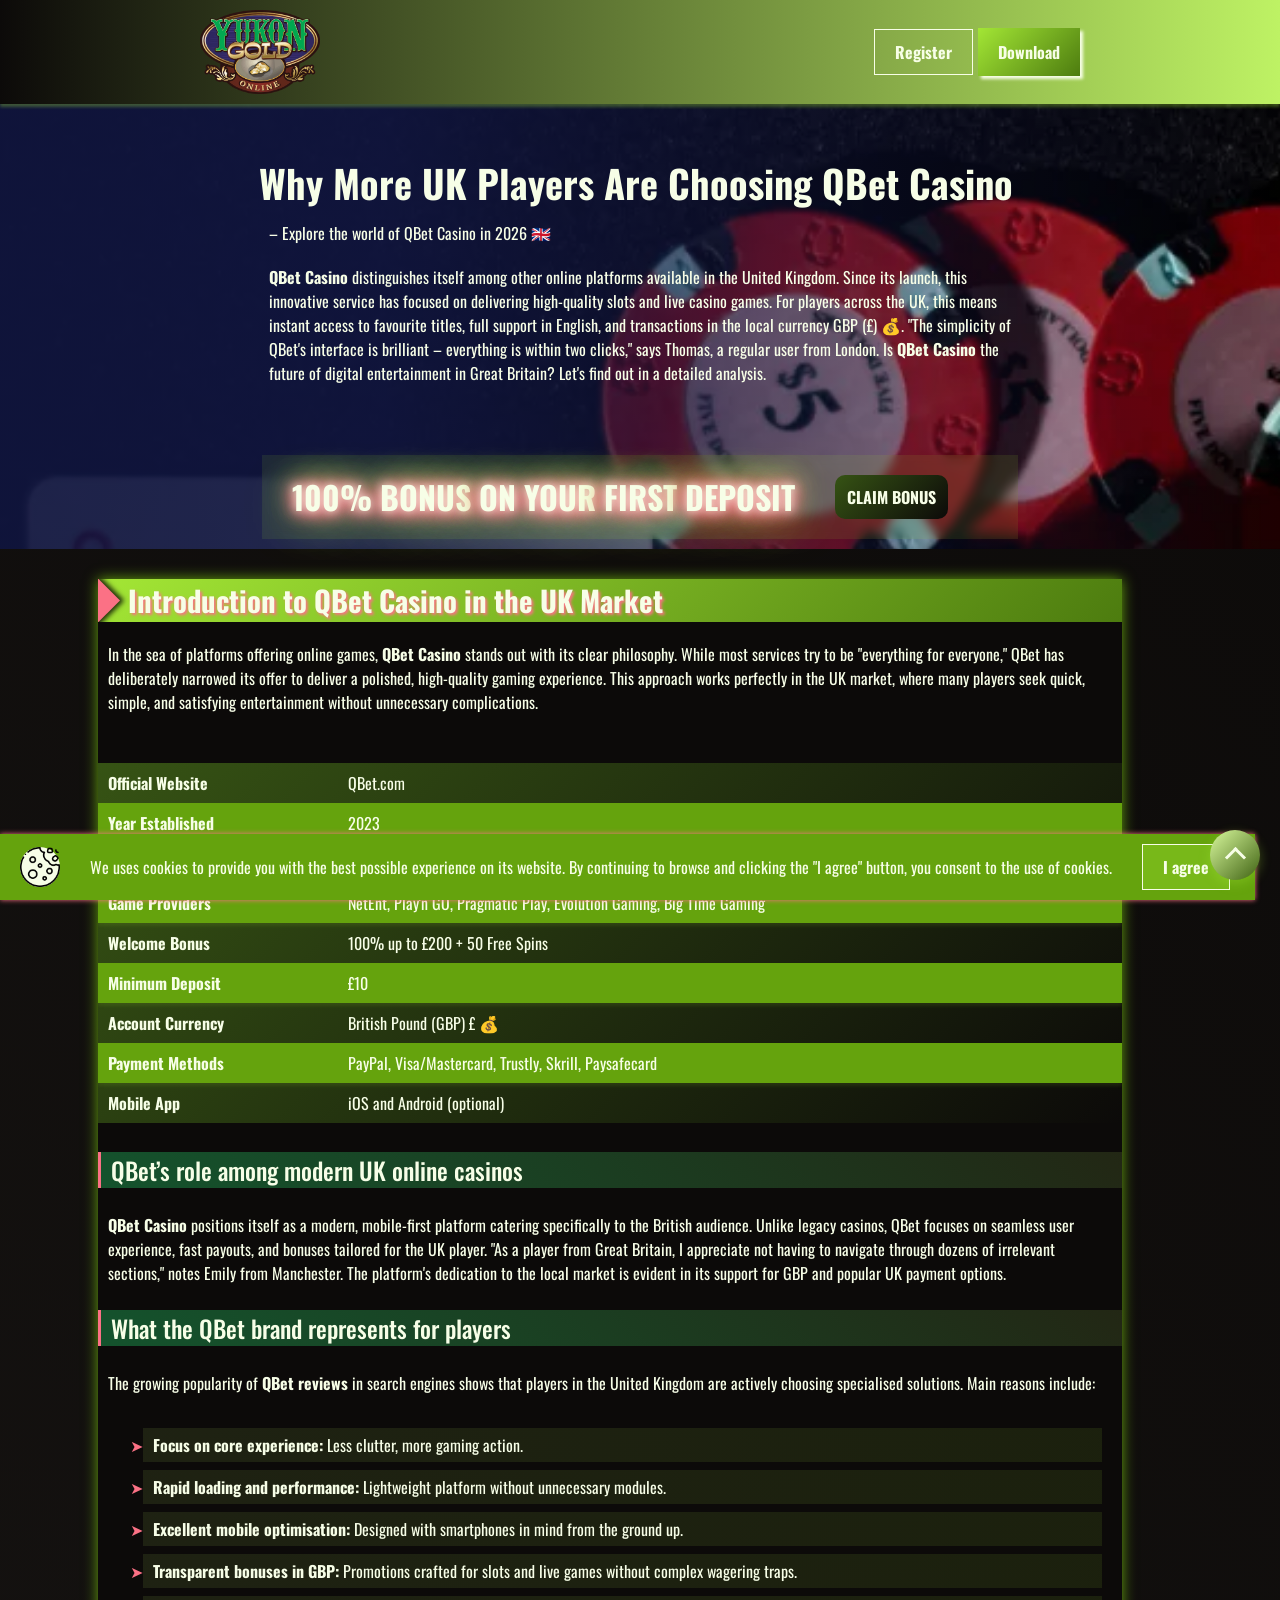
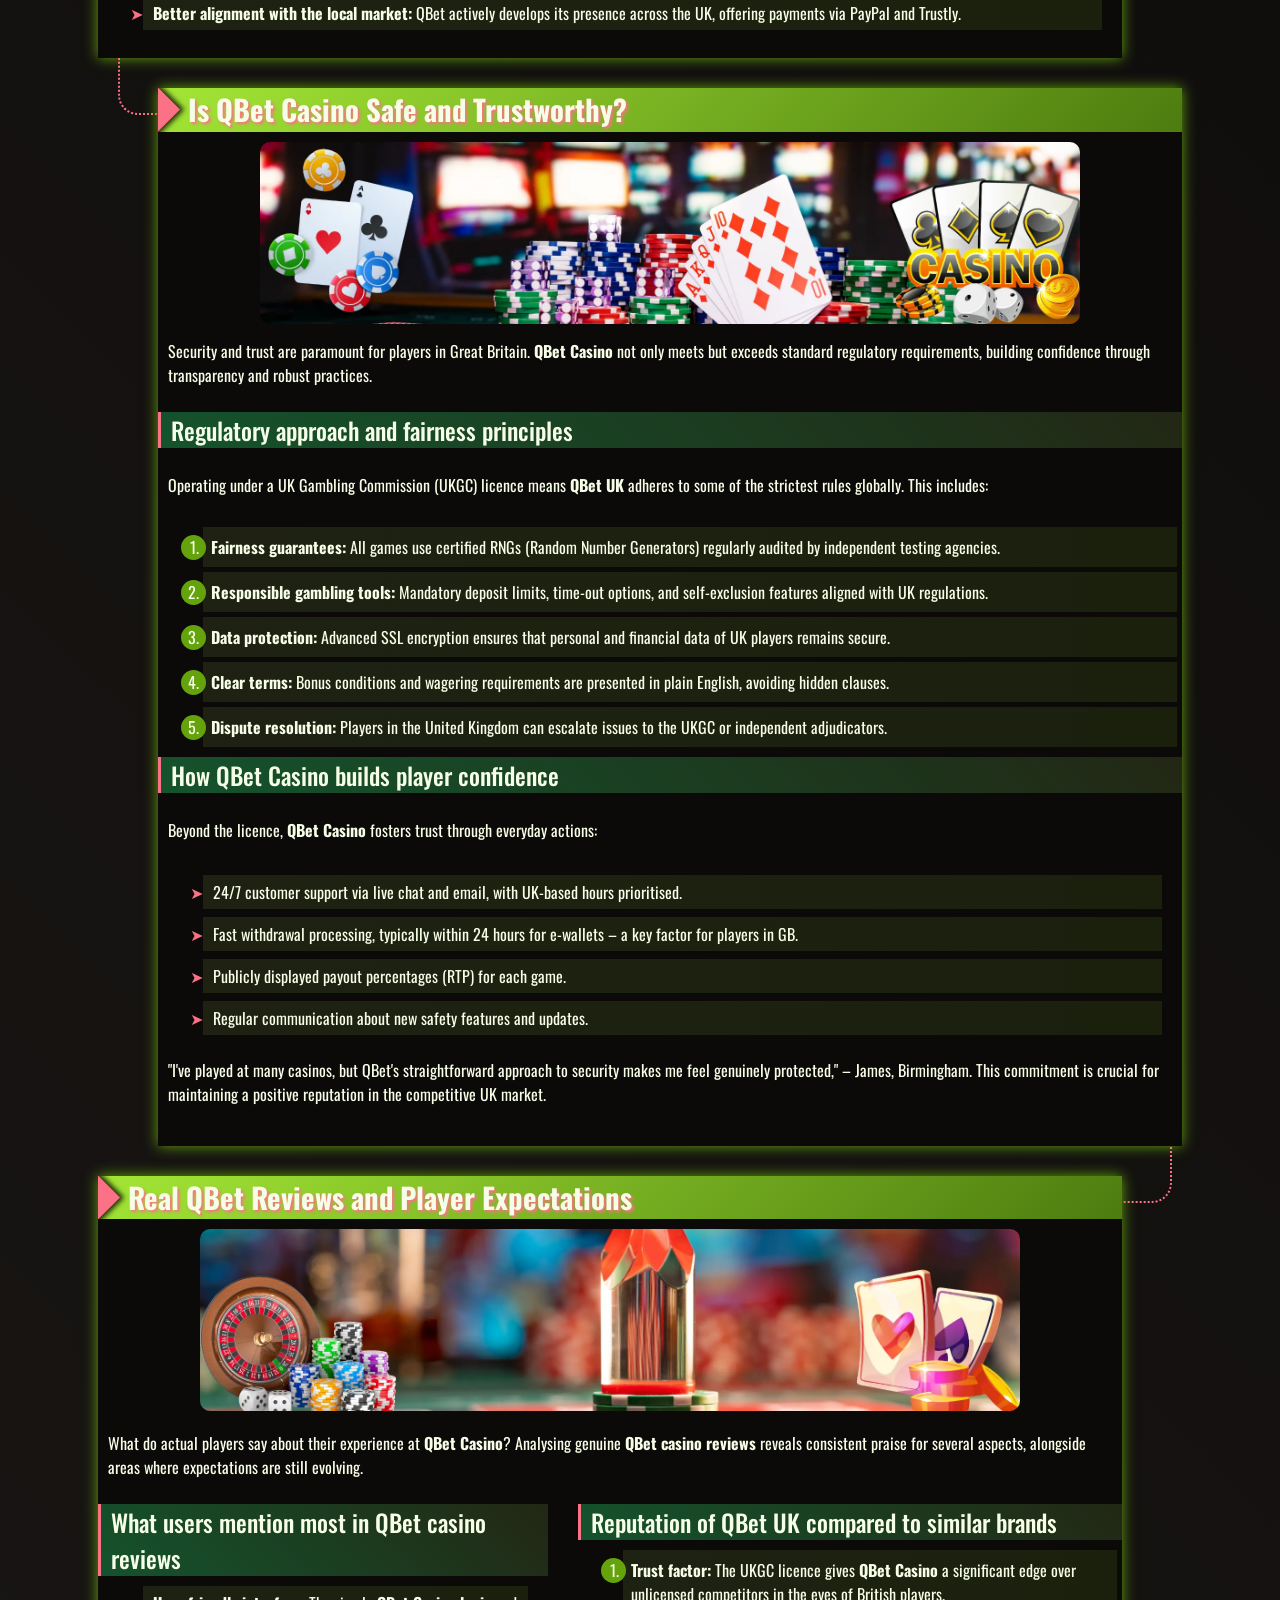
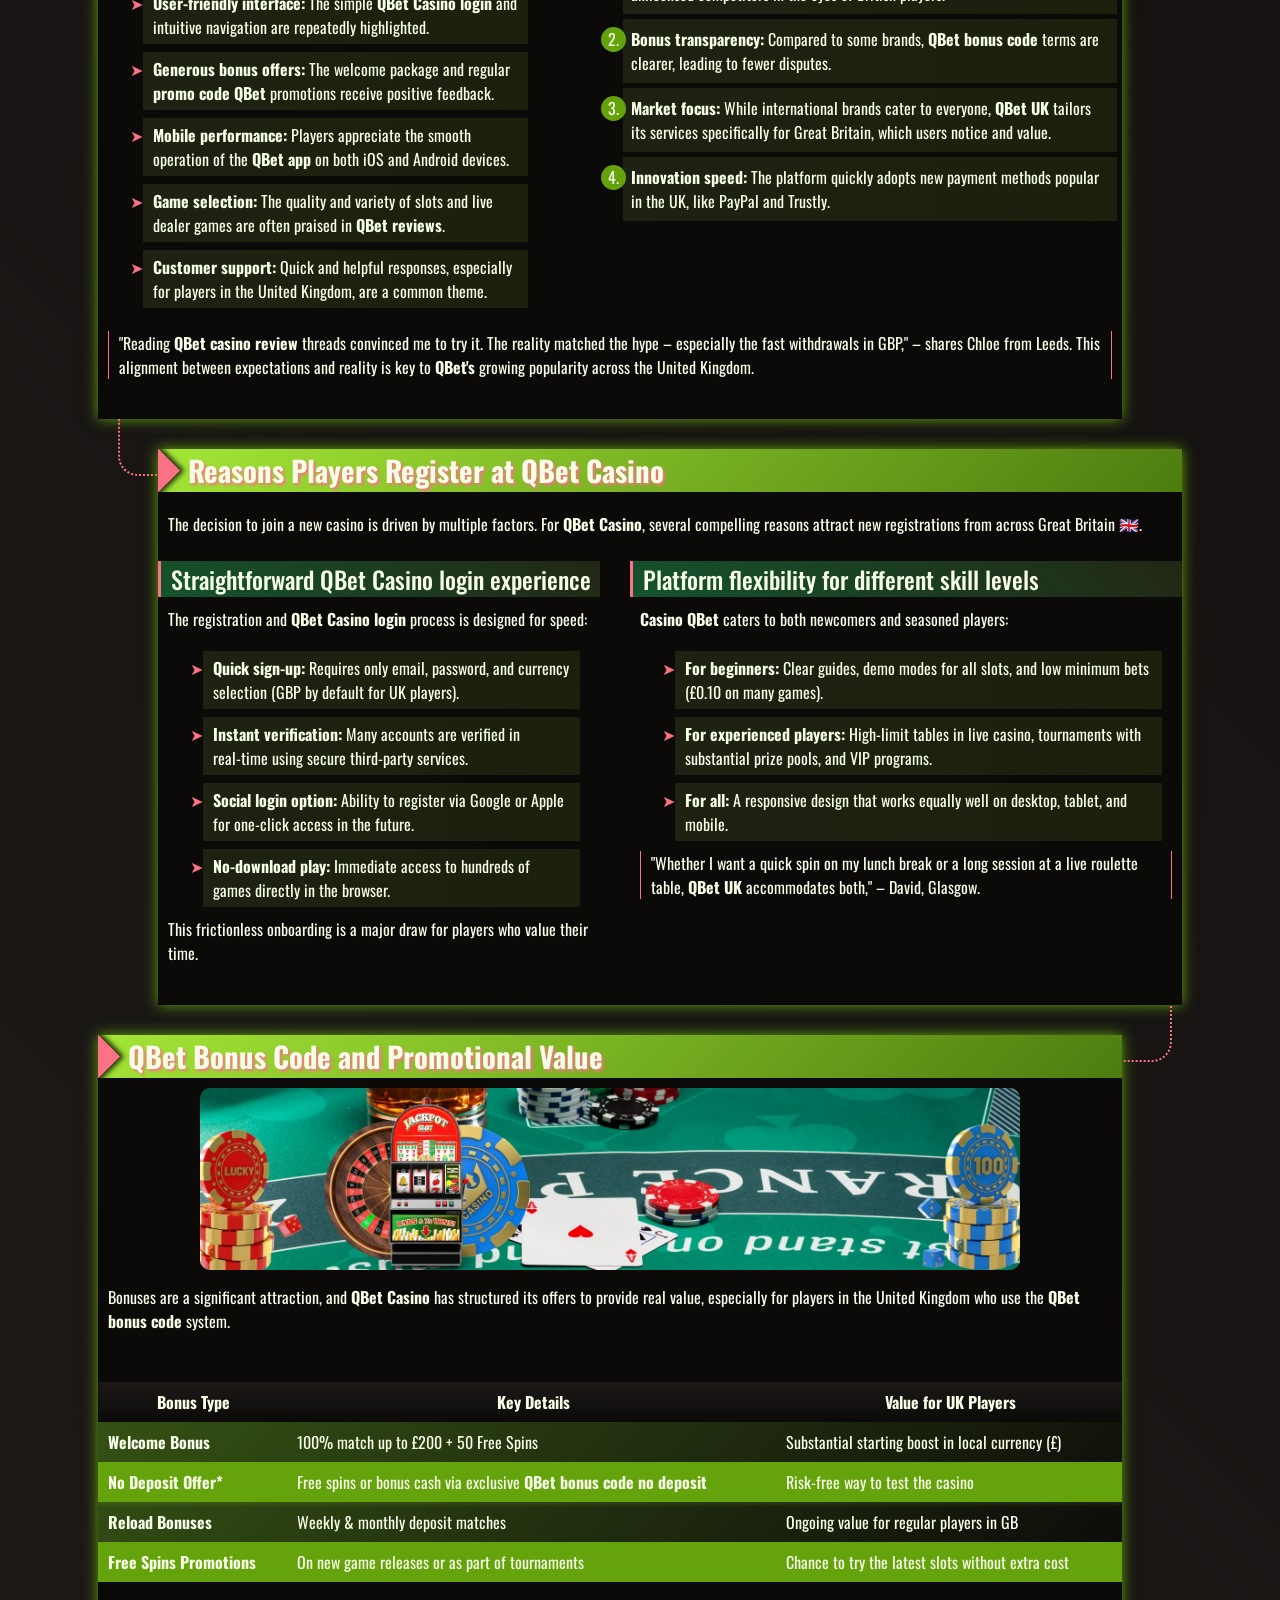
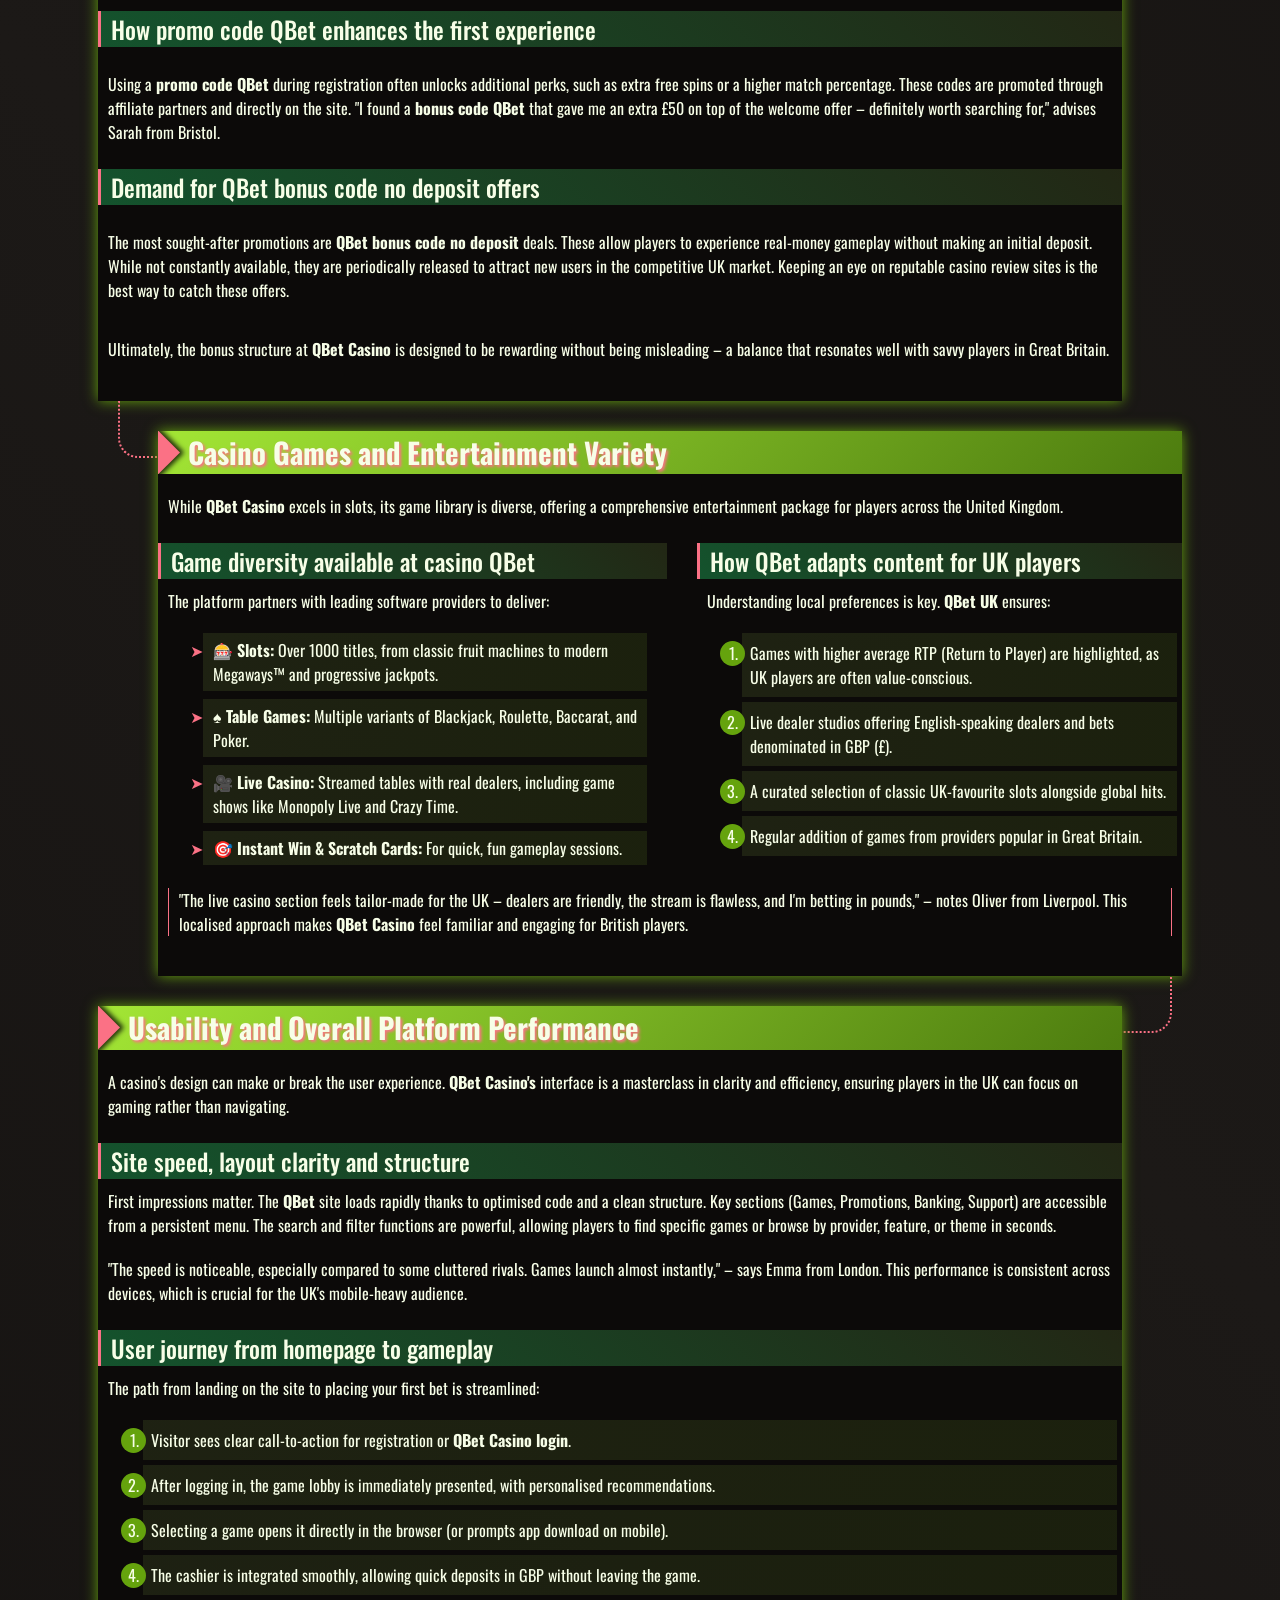
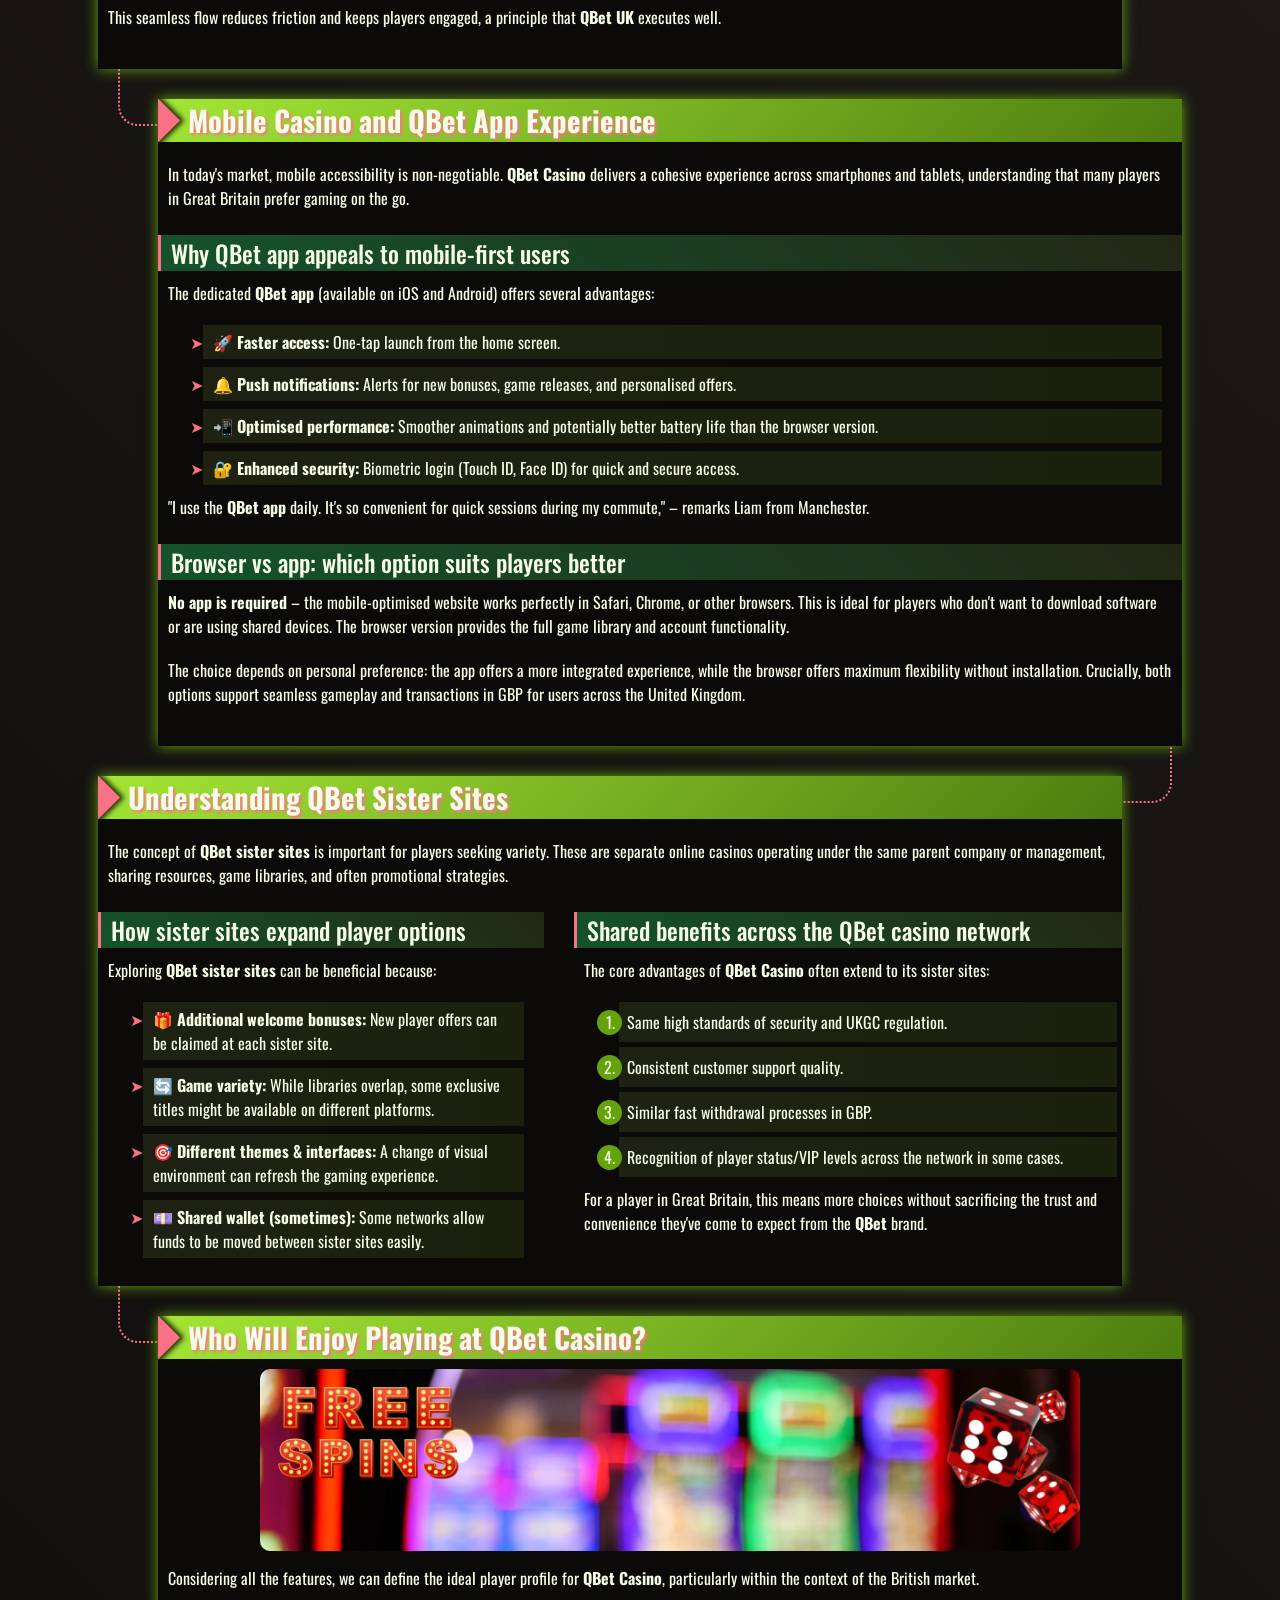
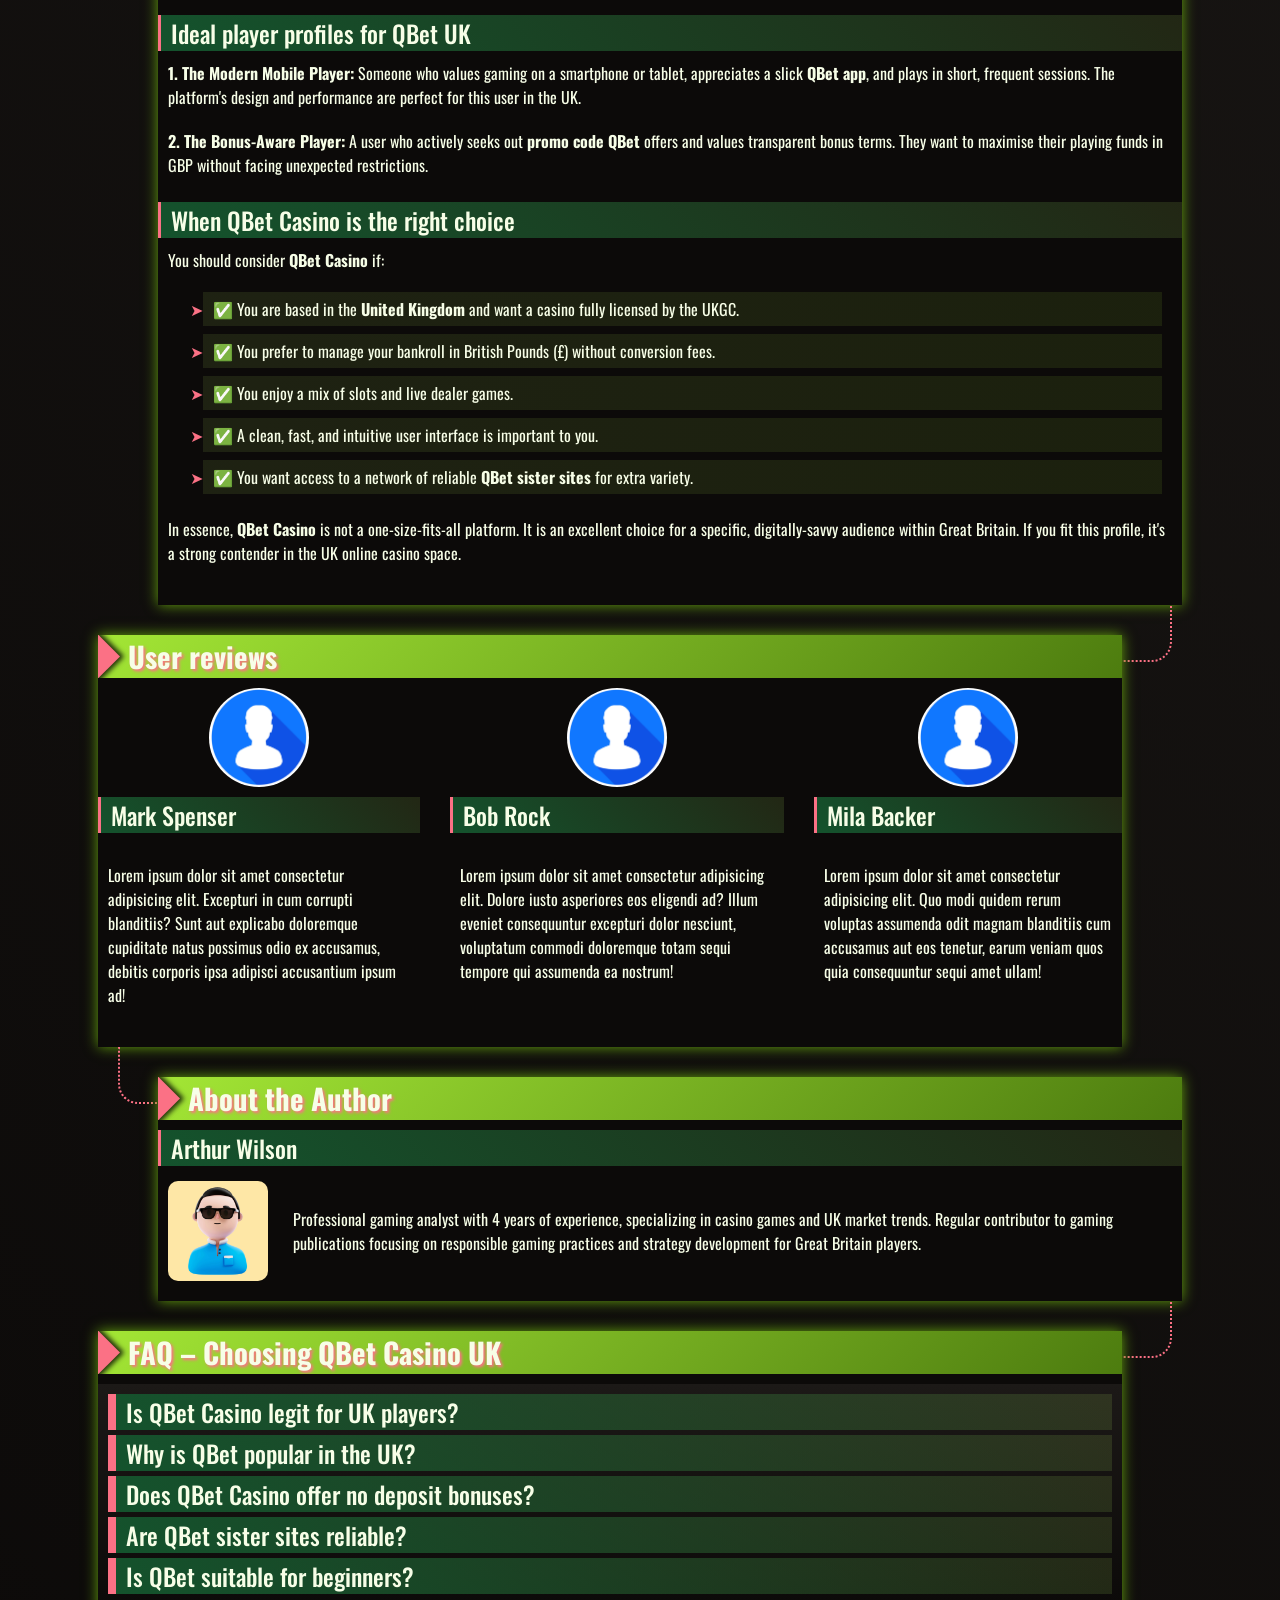
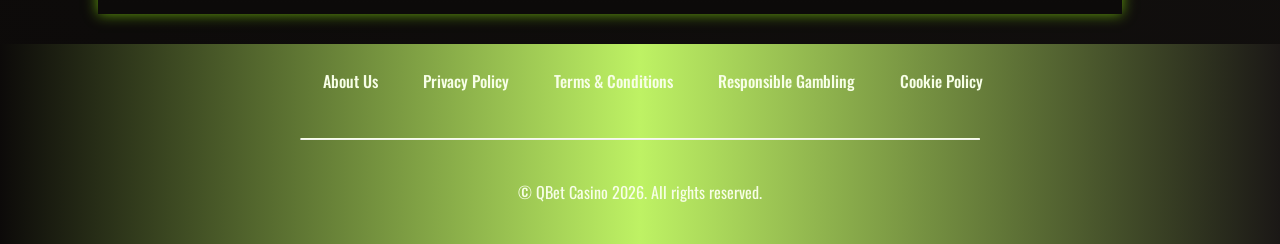
<file: index.html>
<!DOCTYPE html>
<html lang="en">

<head>
    <meta charset="UTF-8">
    <meta name="viewport" content="width=device-width, initial-scale=1.0">
    <link rel="stylesheet" href="style.css">
    <link rel="shortcut icon" href="favicon.ico" type="image/x-icon">
    <title>Why QBet Casino UK Is Gaining Popularity Among Players</title>
    <meta name="description"
        content="Learn why QBet Casino UK stands out: player-focused design, bonus codes, mobile access, sister sites and trusted reviews.">
    <meta name="googlebot" content="index,follow,noarchive">

    <link rel="alternate" hreflang="en-GB" href="https://vanessaswhimsicalworld.co.uk/en-gb/">
    <link rel="alternate" hreflang="x-default" href="https://vanessaswhimsicalworld.co.uk/">
    <link rel="canonical" href="https://vanessaswhimsicalworld.co.uk/en-gb/">

    <meta property="og:type" content="website" />
    <meta property="og:title" content="Why QBet Casino UK Is Gaining Popularity Among Players" />
    <meta property="og:description"
        content="Learn why QBet Casino UK stands out: player-focused design, bonus codes, mobile access, sister sites and trusted reviews." />
    <meta property="og:url" content="https://vanessaswhimsicalworld.co.uk/" />
    <meta property="og:site_name" content="QBet Casino" />
    <meta property="og:image" content="https://vanessaswhimsicalworld.co.uk/img/1.webp" />
    <meta property="og:locale" content="en_GB" />

    <meta name="twitter:card" content="summary_large_image" />
    <meta name="twitter:title" content="Why QBet Casino UK Is Gaining Popularity Among Players" />
    <meta name="twitter:description"
        content="Learn why QBet Casino UK stands out: player-focused design, bonus codes, mobile access, sister sites and trusted reviews." />
    <meta name="twitter:image" content="https://vanessaswhimsicalworld.co.uk/img/1.webp" />

    <script type="application/ld+json">
    {
        "@context": "https://schema.org",
        "@type": "Article",
        "headline": "Why QBet Casino UK Is Gaining Popularity Among Players",
        "description": "Learn why QBet Casino UK stands out: player-focused design, bonus codes, mobile access, sister sites and trusted reviews.",
        "mainEntityOfPage": {
            "@type": "WebPage",
            "@id": "https://vanessaswhimsicalworld.co.uk/"
        },
        "author": {
            "@type": "Person",
            "name": "John Smith",
            "url": "https://vanessaswhimsicalworld.co.uk/"
        },
        "publisher": {
            "@type": "Organization",
            "name": "QBet Casino",
            "logo": {
                "@type": "ImageObject",
                "url": "https://vanessaswhimsicalworld.co.uk/img/logo.webp"
            }
        },
        "datePublished": "2026-01-22",
        "dateModified": "2026-01-22"
    }
    </script>

    <script type="application/ld+json">
    {
        "@context": "https://schema.org",
        "@type": "WebSite",
        "url": "https://vanessaswhimsicalworld.co.uk/",
        "name": "QBet Casino",
        "description": "QBet in the United Kingdom: gaming platform, bonuses, and comprehensive reviews.",
        "inLanguage": "en-GB"
    }
    </script>

    <script type="application/ld+json">
    {
        "@context": "https://schema.org",
        "@type": "BreadcrumbList",
        "itemListElement": [{
                "@type": "ListItem",
                "position": 1,
                "name": "Home",
                "item": "https://vanessaswhimsicalworld.co.uk/"
            },
            {
                "@type": "ListItem",
                "position": 2,
                "name": "🎰 +100%",
                "item": "https://vanessaswhimsicalworld.co.uk/"
            }
        ]
    }
    </script>

    <script type="application/ld+json">
    {
      "@context": "https://schema.org",
      "@type": "FAQPage",
      "mainEntity": [
        {
          "@type": "Question",
          "name": "Is QBet Casino legit for UK players?",
          "acceptedAnswer": {
            "@type": "Answer",
            "text": "Yes, QBet Casino operates legally in the UK under a licence from the UK Gambling Commission (UKGC), ensuring fair play and security for all players in Great Britain."
          }
        },
        {
          "@type": "Question",
          "name": "Why is QBet popular in the UK?",
          "acceptedAnswer": {
            "@type": "Answer",
            "text": "QBet Casino's focus on the UK market means tailored bonuses in GBP (£), local payment methods, and an intuitive mobile experience, making it a top choice for players across the United Kingdom."
          }
        },
        {
          "@type": "Question",
          "name": "Does QBet Casino offer no deposit bonuses?",
          "acceptedAnswer": {
            "@type": "Answer",
            "text": "QBet occasionally provides no deposit offers through exclusive bonus codes. Check the promotions page or trusted affiliate sites for the latest QBet bonus code no deposit opportunities."
          }
        },
        {
          "@type": "Question",
          "name": "Are QBet sister sites reliable?",
          "acceptedAnswer": {
            "@type": "Answer",
            "text": "Yes, QBet sister sites operate under the same stringent regulatory standards, offering a consistent and secure experience for UK players."
          }
        },
        {
          "@type": "Question",
          "name": "Is QBet suitable for beginners?",
          "acceptedAnswer": {
            "@type": "Answer",
            "text": "Absolutely. The straightforward QBet Casino login, clear interface, and helpful guides make casino QBet an excellent starting point for new players in the UK."
          }
        }
      ]
    }
    </script>
</head>

<body>
    <header>
        <div class="logo">
            <a href="/"><img src="./img/logo.webp" alt="QBet Casino logo" width="140" height="70"></a>
        </div>
        <div class="header-btn">
            <a href="/play/" rel="nofollow" content="noindex" class="h-violet-btn">Register</a>
            <a href="/play/" rel="nofollow" content="noindex" class="h-accent-btn">Download</a>
        </div>
    </header>

    <main>
        <div class="promo">
            <div class="promo-l ">
                <h1>Why More UK Players Are Choosing QBet Casino</h1>
                <p class="txt">
                    – Explore the world of QBet Casino in 2026 🇬🇧
                </p>
                <p class="txt">
                    <strong>QBet Casino</strong> distinguishes itself among other online platforms available in the
                    United Kingdom. Since its launch, this innovative service has focused on delivering high-quality
                    slots and live casino games. For players across the UK, this means instant access to favourite
                    titles, full support in English, and transactions in the local currency GBP (£) 💰. "The simplicity
                    of QBet's interface is brilliant – everything is within two clicks," says Thomas, a regular user
                    from London. Is <strong>QBet Casino</strong> the future of digital entertainment in Great Britain?
                    Let's find out in a detailed analysis.
                </p>
            </div>

            <div class="promo-gift">
                <p class="txt-accent">
                    <span class="fast-flicker">100% bonus</span> on your <span class="flicker">first</span> deposit
                </p>

                <a href="/play/" rel="nofollow" content="noindex" class="btn-accent">Claim Bonus</a>
            </div>
        </div>

        <div class="wrapper">

            <div class="container" id="">
                <div class="container__header">
                    <h2>Introduction to QBet Casino in the UK Market</h2>
                </div>
                <div class="container__body">
                    <p class="txt">
                        In the sea of platforms offering online games, <strong>QBet Casino</strong> stands out with its
                        clear philosophy. While most services try to be "everything for everyone," QBet has deliberately
                        narrowed its offer to deliver a polished, high-quality gaming experience. This approach works
                        perfectly in the UK market, where many players seek quick, simple, and satisfying entertainment
                        without unnecessary complications.
                    </p>
                    <div class="table-wrapper">
                        <table>
                            <tbody>
                                <tr>
                                    <td class="row-title">Official Website</td>
                                    <td>QBet.com</td>
                                </tr>
                                <tr>
                                    <td class="row-title">Year Established</td>
                                    <td>2023</td>
                                </tr>
                                <tr>
                                    <td class="row-title">Licence</td>
                                    <td>UK Gambling Commission (UKGC) #39482</td>
                                </tr>
                                <tr>
                                    <td class="row-title">Game Providers</td>
                                    <td>NetEnt, Play'n GO, Pragmatic Play, Evolution Gaming, Big Time Gaming</td>
                                </tr>
                                <tr>
                                    <td class="row-title">Welcome Bonus</td>
                                    <td>100% up to £200 + 50 Free Spins</td>
                                </tr>
                                <tr>
                                    <td class="row-title">Minimum Deposit</td>
                                    <td>£10</td>
                                </tr>
                                <tr>
                                    <td class="row-title">Account Currency</td>
                                    <td>British Pound (GBP) £ 💰</td>
                                </tr>
                                <tr>
                                    <td class="row-title">Payment Methods</td>
                                    <td>PayPal, Visa/Mastercard, Trustly, Skrill, Paysafecard</td>
                                </tr>
                                <tr>
                                    <td class="row-title">Mobile App</td>
                                    <td>iOS and Android (optional)</td>
                                </tr>
                            </tbody>
                        </table>
                    </div>
                    <h3>QBet’s role among modern UK online casinos</h3>
                    <p class="txt">
                        <strong>QBet Casino</strong> positions itself as a modern, mobile-first platform catering
                        specifically to the British audience. Unlike legacy casinos, QBet focuses on seamless user
                        experience, fast payouts, and bonuses tailored for the UK player. "As a player from Great
                        Britain, I
                        appreciate not having to navigate through dozens of irrelevant sections," notes Emily from
                        Manchester. The platform's dedication to the local market is evident in its support for GBP and
                        popular UK payment options.
                    </p>
                    <h3>What the QBet brand represents for players</h3>
                    <p class="txt">
                        The growing popularity of <strong>QBet reviews</strong> in search engines shows that players in
                        the
                        United Kingdom are actively choosing specialised solutions. Main reasons include:
                    </p>
                    <ul class="item-list">
                        <li><strong>Focus on core experience:</strong> Less clutter, more gaming action.</li>
                        <li><strong>Rapid loading and performance:</strong> Lightweight platform without unnecessary
                            modules.</li>
                        <li><strong>Excellent mobile optimisation:</strong> Designed with smartphones in mind from
                            the
                            ground up.</li>
                        <li><strong>Transparent bonuses in GBP:</strong> Promotions crafted for slots and live games
                            without complex wagering traps.</li>
                        <li><strong>Better alignment with the local market:</strong> QBet actively develops its
                            presence across the UK, offering payments via PayPal and Trustly.</li>
                    </ul>
                </div>
            </div>

            <div class="container" id="inscription">
                <div class="container__header">
                    <h2>Is QBet Casino Safe and Trustworthy?</h2>
                </div>
                <div class="container__body">
                    <div class="img">
                        <img src="./img/2.webp" alt="QBet Casino Registration" width="1000" height="800">
                    </div>
                    <p class="txt">
                        Security and trust are paramount for players in Great Britain. <strong>QBet Casino</strong> not
                        only
                        meets but exceeds standard regulatory requirements, building confidence through transparency and
                        robust practices.
                    </p>
                    <h3>Regulatory approach and fairness principles</h3>
                    <p class="txt">
                        Operating under a UK Gambling Commission (UKGC) licence means <strong>QBet UK</strong> adheres
                        to
                        some of the strictest rules globally. This includes:
                    </p>
                    <ol>
                        <li><strong>Fairness guarantees:</strong> All games use certified RNGs (Random Number
                            Generators)
                            regularly audited by independent testing agencies.</li>
                        <li><strong>Responsible gambling tools:</strong> Mandatory deposit limits, time‑out options, and
                            self‑exclusion features aligned with UK regulations.</li>
                        <li><strong>Data protection:</strong> Advanced SSL encryption ensures that personal and
                            financial
                            data of UK players remains secure.</li>
                        <li><strong>Clear terms:</strong> Bonus conditions and wagering requirements are presented in
                            plain
                            English, avoiding hidden clauses.</li>
                        <li><strong>Dispute resolution:</strong> Players in the United Kingdom can escalate issues to
                            the
                            UKGC or independent adjudicators.</li>
                    </ol>
                    <h3>How QBet Casino builds player confidence</h3>
                    <p class="txt">
                        Beyond the licence, <strong>QBet Casino</strong> fosters trust through everyday actions:
                    </p>
                    <ul>
                        <li> 24/7 customer support via live chat and email, with UK‑based hours prioritised.</li>
                        <li> Fast withdrawal processing, typically within 24 hours for e‑wallets – a key factor for
                            players
                            in GB.</li>
                        <li> Publicly displayed payout percentages (RTP) for each game.</li>
                        <li> Regular communication about new safety features and updates.</li>
                    </ul>
                    <p class="txt">
                        "I've played at many casinos, but QBet's straightforward approach to security makes me feel
                        genuinely protected," – James, Birmingham. This commitment is crucial for maintaining a positive
                        reputation in the competitive UK market.
                    </p>
                </div>
            </div>

            <div class="container" id="review">
                <div class="container__header">
                    <h2>Real QBet Reviews and Player Expectations</h2>
                </div>
                <div class="img">
                    <img src="./img/1.webp" alt="QBet Casino Bonus" width="1000" height="800">
                </div>
                <div class="container__body">
                    <p class="txt">
                        What do actual players say about their experience at <strong>QBet Casino</strong>? Analysing
                        genuine
                        <strong>QBet casino reviews</strong> reveals consistent praise for several aspects, alongside
                        areas
                        where expectations are still evolving.
                    </p>
                    <div class="comparison-list">
                        <div>
                            <h3>What users mention most in QBet casino reviews</h3>
                            <ul>
                                <li><strong>User‑friendly interface:</strong> The simple <strong>QBet Casino
                                        login</strong>
                                    and intuitive navigation are repeatedly highlighted.</li>
                                <li><strong>Generous bonus offers:</strong> The welcome package and regular
                                    <strong>promo
                                        code QBet</strong> promotions receive positive feedback.
                                </li>
                                <li><strong>Mobile performance:</strong> Players appreciate the smooth operation of the
                                    <strong>QBet app</strong> on both iOS and Android devices.
                                </li>
                                <li><strong>Game selection:</strong> The quality and variety of slots and live dealer
                                    games
                                    are often praised in <strong>QBet reviews</strong>.</li>
                                <li><strong>Customer support:</strong> Quick and helpful responses, especially for
                                    players
                                    in the United Kingdom, are a common theme.</li>
                            </ul>
                        </div>
                        <div>
                            <h3>Reputation of QBet UK compared to similar brands</h3>
                            <ol>
                                <li><strong>Trust factor:</strong> The UKGC licence gives <strong>QBet Casino</strong> a
                                    significant edge over unlicensed competitors in the eyes of British players.</li>
                                <li><strong>Bonus transparency:</strong> Compared to some brands, <strong>QBet bonus
                                        code</strong> terms are clearer, leading to fewer disputes.</li>
                                <li><strong>Market focus:</strong> While international brands cater to everyone,
                                    <strong>QBet UK</strong> tailors its services specifically for Great Britain, which
                                    users notice and value.
                                </li>
                                <li><strong>Innovation speed:</strong> The platform quickly adopts new payment methods
                                    popular in the UK, like PayPal and Trustly.</li>
                            </ol>
                        </div>
                    </div>
                    <p class="txt quote">
                        "Reading <strong>QBet casino review</strong> threads convinced me to try it. The reality matched
                        the
                        hype – especially the fast withdrawals in GBP," – shares Chloe from Leeds. This alignment
                        between
                        expectations and reality is key to <strong>QBet's</strong> growing popularity across the United
                        Kingdom.
                    </p>
                </div>
            </div>
            <div class="container" id="games">
                <div class="container__header">
                    <h2>Reasons Players Register at QBet Casino</h2>
                </div>
                <div class="container__body">
                    <p class="txt">
                        The decision to join a new casino is driven by multiple factors. For <strong>QBet
                            Casino</strong>,
                        several compelling reasons attract new registrations from across Great Britain 🇬🇧.
                    </p>
                    <div class="comparison-list">
                        <div>
                            <h3>Straightforward QBet Casino login experience</h3>
                            <p class="txt">
                                The registration and <strong>QBet Casino login</strong> process is designed for speed:
                            </p>
                            <ul>
                                <li><strong>Quick sign‑up:</strong> Requires only email, password, and currency
                                    selection
                                    (GBP by default for UK players).</li>
                                <li><strong>Instant verification:</strong> Many accounts are verified in real‑time using
                                    secure third‑party services.</li>
                                <li><strong>Social login option:</strong> Ability to register via Google or Apple for
                                    one‑click access in the future.</li>
                                <li><strong>No‑download play:</strong> Immediate access to hundreds of games directly in
                                    the
                                    browser.</li>
                            </ul>
                            <p class="txt">
                                This frictionless onboarding is a major draw for players who value their time.
                            </p>
                        </div>
                        <div>
                            <h3>Platform flexibility for different skill levels</h3>
                            <p class="txt">
                                <strong>Casino QBet</strong> caters to both newcomers and seasoned players:
                            </p>
                            <ul>
                                <li><strong>For beginners:</strong> Clear guides, demo modes for all slots, and low
                                    minimum
                                    bets (£0.10 on many games).</li>
                                <li><strong>For experienced players:</strong> High‑limit tables in live casino,
                                    tournaments
                                    with substantial prize pools, and VIP programs.</li>
                                <li><strong>For all:</strong> A responsive design that works equally well on desktop,
                                    tablet, and mobile.</li>
                            </ul>
                            <p class="txt quote">
                                "Whether I want a quick spin on my lunch break or a long session at a live roulette
                                table,
                                <strong>QBet UK</strong> accommodates both," – David, Glasgow.
                            </p>
                        </div>
                    </div>
                </div>
            </div>
            <div class="container" id="bonus">
                <div class="container__header">
                    <h2>QBet Bonus Code and Promotional Value</h2>
                </div>
                <div class="container__body">
                    <div class="img">
                        <img src="./img/3.webp" alt="QBet Bonus Code and Promotional Value" width="1000" height="800">
                    </div>
                    <p class="txt">
                        Bonuses are a significant attraction, and <strong>QBet Casino</strong> has structured its offers
                        to
                        provide real value, especially for players in the United Kingdom who use the <strong>QBet bonus
                            code</strong> system.
                    </p>
                    <div class="table-wrapper">
                        <table>
                            <thead>
                                <tr>
                                    <th>Bonus Type</th>
                                    <th>Key Details</th>
                                    <th>Value for UK Players</th>
                                </tr>
                            </thead>
                            <tbody>
                                <tr>
                                    <td class="row-title">Welcome Bonus</td>
                                    <td>100% match up to £200 + 50 Free Spins</td>
                                    <td>Substantial starting boost in local currency (£)</td>
                                </tr>
                                <tr>
                                    <td class="row-title">No Deposit Offer*</td>
                                    <td>Free spins or bonus cash via exclusive <strong>QBet bonus code no
                                            deposit</strong>
                                    </td>
                                    <td>Risk‑free way to test the casino</td>
                                </tr>
                                <tr>
                                    <td class="row-title">Reload Bonuses</td>
                                    <td>Weekly & monthly deposit matches</td>
                                    <td>Ongoing value for regular players in GB</td>
                                </tr>
                                <tr>
                                    <td class="row-title">Free Spins Promotions</td>
                                    <td>On new game releases or as part of tournaments</td>
                                    <td>Chance to try the latest slots without extra cost</td>
                                </tr>
                            </tbody>
                        </table>
                    </div>
                    <h3>How promo code QBet enhances the first experience</h3>
                    <p class="txt">
                        Using a <strong>promo code QBet</strong> during registration often unlocks additional perks,
                        such as
                        extra free spins or a higher match percentage. These codes are promoted through affiliate
                        partners
                        and directly on the site. "I found a <strong>bonus code QBet</strong> that gave me an extra £50
                        on
                        top of the welcome offer – definitely worth searching for," advises Sarah from Bristol.
                    </p>
                    <h3>Demand for QBet bonus code no deposit offers</h3>
                    <p class="txt">
                        The most sought‑after promotions are <strong>QBet bonus code no deposit</strong> deals. These
                        allow
                        players to experience real‑money gameplay without making an initial deposit. While not
                        constantly
                        available, they are periodically released to attract new users in the competitive UK market.
                        Keeping
                        an eye on reputable casino review sites is the best way to catch these offers.
                    </p>
                    <p class="txt">
                        Ultimately, the bonus structure at <strong>QBet Casino</strong> is designed to be rewarding
                        without
                        being misleading – a balance that resonates well with savvy players in Great Britain.
                    </p>
                </div>
            </div>

            <div class="container" id="conseils">
                <div class="container__header">
                    <h2>Casino Games and Entertainment Variety</h2>
                </div>
                <div class="container__body">
                    <p class="txt">
                        While <strong>QBet Casino</strong> excels in slots, its game library is diverse, offering a
                        comprehensive entertainment package for players across the United Kingdom.
                    </p>
                    <div class="comparison-list">
                        <div>
                            <h3>Game diversity available at casino QBet</h3>
                            <p class="txt">
                                The platform partners with leading software providers to deliver:
                            </p>
                            <ul>
                                <li>🎰 <strong>Slots:</strong> Over 1000 titles, from classic fruit machines to modern
                                    Megaways™ and progressive jackpots.</li>
                                <li>♠️ <strong>Table Games:</strong> Multiple variants of Blackjack, Roulette, Baccarat,
                                    and
                                    Poker.</li>
                                <li>🎥 <strong>Live Casino:</strong> Streamed tables with real dealers, including game
                                    shows
                                    like Monopoly Live and Crazy Time.</li>
                                <li>🎯 <strong>Instant Win & Scratch Cards:</strong> For quick, fun gameplay sessions.
                                </li>
                            </ul>
                        </div>
                        <div>
                            <h3>How QBet adapts content for UK players</h3>
                            <p class="txt">
                                Understanding local preferences is key. <strong>QBet UK</strong> ensures:
                            </p>
                            <ol>
                                <li>Games with higher average RTP (Return to Player) are highlighted, as UK players are
                                    often value‑conscious.</li>
                                <li>Live dealer studios offering English‑speaking dealers and bets denominated in GBP
                                    (£).
                                </li>
                                <li>A curated selection of classic UK‑favourite slots alongside global hits.</li>
                                <li>Regular addition of games from providers popular in Great Britain.</li>
                            </ol>
                        </div>
                    </div>
                    <p class="txt quote">
                        "The live casino section feels tailor‑made for the UK – dealers are friendly, the stream is
                        flawless, and I'm betting in pounds," – notes Oliver from Liverpool. This localised approach
                        makes
                        <strong>QBet Casino</strong> feel familiar and engaging for British players.
                    </p>
                </div>
            </div>

            <div class="container" id="mobile">
                <div class="container__header">
                    <h2>Usability and Overall Platform Performance</h2>
                </div>
                <div class="container__body">
                    <p class="txt">
                        A casino's design can make or break the user experience. <strong>QBet Casino's</strong>
                        interface is
                        a masterclass in clarity and efficiency, ensuring players in the UK can focus on gaming rather
                        than
                        navigating.
                    </p>
                    <div>
                        <h3>Site speed, layout clarity and structure</h3>
                        <p class="txt">
                            First impressions matter. The <strong>QBet</strong> site loads rapidly thanks to optimised
                            code and a clean structure. Key sections (Games, Promotions, Banking, Support) are
                            accessible from a persistent menu. The search and filter functions are powerful, allowing
                            players to find specific games or browse by provider, feature, or theme in seconds.
                        </p>
                        <p class="txt">
                            "The speed is noticeable, especially compared to some cluttered rivals. Games launch almost
                            instantly," – says Emma from London. This performance is consistent across devices, which is
                            crucial for the UK's mobile‑heavy audience.
                        </p>
                    </div>
                    <div>
                        <h3>User journey from homepage to gameplay</h3>
                        <p class="txt">
                            The path from landing on the site to placing your first bet is streamlined:
                        </p>
                        <ol>
                            <li>Visitor sees clear call‑to‑action for registration or <strong>QBet Casino
                                    login</strong>.</li>
                            <li>After logging in, the game lobby is immediately presented, with personalised
                                recommendations.</li>
                            <li>Selecting a game opens it directly in the browser (or prompts app download on mobile).
                            </li>
                            <li>The cashier is integrated smoothly, allowing quick deposits in GBP without leaving the
                                game.</li>
                        </ol>
                        <p class="txt">
                            This seamless flow reduces friction and keeps players engaged, a principle that <strong>QBet
                                UK</strong> executes well.
                        </p>
                    </div>
                </div>

            </div>

            <div class="container" id="demo">
                <div class="container__header">
                    <h2>Mobile Casino and QBet App Experience</h2>
                </div>
                <div class="container__body">
                    <p class="txt">
                        In today's market, mobile accessibility is non‑negotiable. <strong>QBet Casino</strong> delivers
                        a
                        cohesive experience across smartphones and tablets, understanding that many players in Great
                        Britain
                        prefer gaming on the go.
                    </p>
                    <div>
                        <h3>Why QBet app appeals to mobile‑first users</h3>
                        <p class="txt">
                            The dedicated <strong>QBet app</strong> (available on iOS and Android) offers several
                            advantages:
                        </p>
                        <ul>
                            <li>🚀 <strong>Faster access:</strong> One‑tap launch from the home screen.</li>
                            <li>🔔 <strong>Push notifications:</strong> Alerts for new bonuses, game releases, and
                                personalised offers.</li>
                            <li>📲 <strong>Optimised performance:</strong> Smoother animations and potentially better
                                battery life than the browser version.</li>
                            <li>🔐 <strong>Enhanced security:</strong> Biometric login (Touch ID, Face ID) for quick and
                                secure access.</li>
                        </ul>
                        <p class="txt">
                            "I use the <strong>QBet app</strong> daily. It's so convenient for quick sessions during my
                            commute," – remarks Liam from Manchester.
                        </p>
                    </div>
                    <div>
                        <h3>Browser vs app: which option suits players better</h3>
                        <p class="txt">
                            <strong>No app is required</strong> – the mobile‑optimised website works perfectly in
                            Safari, Chrome, or other browsers. This is ideal for players who don't want to download
                            software or are using shared devices. The browser version provides the full game library and
                            account functionality.
                        </p>
                        <p class="txt">
                            The choice depends on personal preference: the app offers a more integrated experience,
                            while the browser offers maximum flexibility without installation. Crucially, both options
                            support seamless gameplay and transactions in GBP for users across the United Kingdom.
                        </p>
                    </div>
                </div>
            </div>

            <div class="container" id="deposit">
                <div class="container__header">
                    <h2>Understanding QBet Sister Sites</h2>
                </div>
                <div class="container__body">
                    <p class="txt">
                        The concept of <strong>QBet sister sites</strong> is important for players seeking variety.
                        These
                        are separate online casinos operating under the same parent company or management, sharing
                        resources, game libraries, and often promotional strategies.
                    </p>
                    <div class="comparison-list">
                        <div>
                            <h3>How sister sites expand player options</h3>
                            <p class="txt">
                                Exploring <strong>QBet sister sites</strong> can be beneficial because:
                            </p>
                            <ul>
                                <li>🎁 <strong>Additional welcome bonuses:</strong> New player offers can be claimed at
                                    each
                                    sister site.</li>
                                <li>🔄 <strong>Game variety:</strong> While libraries overlap, some exclusive titles
                                    might
                                    be available on different platforms.</li>
                                <li>🎯 <strong>Different themes & interfaces:</strong> A change of visual environment
                                    can
                                    refresh the gaming experience.</li>
                                <li>💷 <strong>Shared wallet (sometimes):</strong> Some networks allow funds to be moved
                                    between sister sites easily.</li>
                            </ul>
                        </div>
                        <div>
                            <h3>Shared benefits across the QBet casino network</h3>
                            <p class="txt">
                                The core advantages of <strong>QBet Casino</strong> often extend to its sister sites:
                            </p>
                            <ol>
                                <li>Same high standards of security and UKGC regulation.</li>
                                <li>Consistent customer support quality.</li>
                                <li>Similar fast withdrawal processes in GBP.</li>
                                <li>Recognition of player status/VIP levels across the network in some cases.</li>
                            </ol>
                            <p class="txt">
                                For a player in Great Britain, this means more choices without sacrificing the trust and
                                convenience they've come to expect from the <strong>QBet</strong> brand.
                            </p>
                        </div>
                    </div>
                </div>
            </div>

            <div class="container" id="withdrawal">
                <div class="container__header">
                    <h2>Who Will Enjoy Playing at QBet Casino?</h2>
                </div>
                <div class="container__body">
                    <div class="img">
                        <img src="./img/4.webp" alt="Who Will Enjoy Playing at QBet Casino?" width="1000" height="800">
                    </div>
                    <p class="txt">
                        Considering all the features, we can define the ideal player profile for <strong>QBet
                            Casino</strong>, particularly within the context of the British market.
                    </p>
                    <div>
                        <h3>Ideal player profiles for QBet UK</h3>
                        <p class="txt">
                            <strong>1. The Modern Mobile Player:</strong> Someone who values gaming on a smartphone or
                            tablet, appreciates a slick <strong>QBet app</strong>, and plays in short, frequent
                            sessions. The platform's design and performance are perfect for this user in the UK.
                        </p>
                        <p class="txt">
                            <strong>2. The Bonus‑Aware Player:</strong> A user who actively seeks out <strong>promo code
                                QBet</strong> offers and values transparent bonus terms. They want to maximise their
                            playing funds in GBP without facing unexpected restrictions.
                        </p>
                    </div>
                    <div>
                        <h3>When QBet Casino is the right choice</h3>
                        <p class="txt">
                            You should consider <strong>QBet Casino</strong> if:
                        </p>
                        <ul>
                            <li>✅ You are based in the <strong>United Kingdom</strong> and want a casino fully licensed
                                by the UKGC.</li>
                            <li>✅ You prefer to manage your bankroll in British Pounds (£) without conversion fees.</li>
                            <li>✅ You enjoy a mix of slots and live dealer games.</li>
                            <li>✅ A clean, fast, and intuitive user interface is important to you.</li>
                            <li>✅ You want access to a network of reliable <strong>QBet sister sites</strong> for extra
                                variety.</li>
                        </ul>
                    </div>
                    <p class="txt">
                        In essence, <strong>QBet Casino</strong> is not a one‑size‑fits‑all platform. It is an excellent
                        choice for a specific, digitally‑savvy audience within Great Britain. If you fit this profile,
                        it's
                        a strong contender in the UK online casino space.
                    </p>
                </div>
            </div>

            <div class="container" id="user-reviews">
                <div class="container__header">
                    <h2>User reviews</h2>
                </div>
                <div class="container__body">
                    <div class="comparison-list">
                        <div class="rewiev-item">
                            <img src="./img/user.webp" alt="User1" class="user-img">
                            <h3>Mark Spenser</h3>
                            <p class="txt">Lorem ipsum dolor sit amet consectetur adipisicing elit. Excepturi in cum
                                corrupti blanditiis? Sunt aut explicabo doloremque cupiditate natus possimus odio ex
                                accusamus, debitis corporis ipsa adipisci accusantium ipsum ad!</p>
                        </div>
                        <div class="rewiev-item">
                            <img src="./img/user.webp" alt="user2" class="user-img">
                            <h3>Bob Rock</h3>
                            <p class="txt">Lorem ipsum dolor sit amet consectetur adipisicing elit. Dolore iusto
                                asperiores eos eligendi ad? Illum eveniet consequuntur excepturi dolor nesciunt,
                                voluptatum commodi doloremque totam sequi tempore qui assumenda ea nostrum!
                            </p>
                        </div>
                        <div class="rewiev-item">
                            <img src="./img/user.webp" alt="user3" class="user-img">
                            <h3>Mila Backer</h3>
                            <p class="txt">Lorem ipsum dolor sit amet consectetur adipisicing elit. Quo modi quidem
                                rerum voluptas assumenda odit magnam blanditiis cum accusamus aut eos tenetur, earum
                                veniam quos quia consequuntur sequi amet ullam!
                            </p>
                        </div>
                    </div>
                </div>
            </div>

            <div class="container" id="author">
                <div class="container__header">
                    <h2>About the Author</h2>
                </div>
                <div class="container__body">
                    <h3>Arthur Wilson</h3>
                    <div class="about-author">
                        <img src="./img/author.webp" alt="Author" class="author-img">
                        <p class="txt">Professional gaming analyst with 4 years of experience, specializing in casino
                            games
                            and UK market trends. Regular
                            contributor to gaming publications focusing on responsible gaming practices and strategy
                            development for Great Britain
                            players.</p>
                    </div>
                </div>
            </div>

            <div class="container" id="faq">
                <div class="container__header">
                    <h2>FAQ – Choosing QBet Casino UK</h2>
                </div>

                <div class="faq-content">
                    <details class="qa-content__item">
                        <summary>
                            <h3 class="qa-title">
                                Is QBet Casino legit for UK players?
                            </h3>
                        </summary>
                        <div class="qa-answaer">
                            Yes, absolutely. <strong>QBet Casino</strong> operates under a valid licence from the United
                            Kingdom Gambling Commission (UKGC), one of the most stringent regulators globally. This
                            ensures fair games, protection of player funds, and adherence to responsible gambling
                            standards for all users in Great Britain.
                        </div>
                    </details>

                    <details class="qa-content__item">
                        <summary>
                            <h3 class="qa-title">
                                Why is QBet popular in the UK?
                            </h3>
                        </summary>
                        <div class="qa-answaer">
                            <strong>QBet Casino</strong> has gained popularity in the <strong>UK</strong> due to its
                            focused approach on the local market. Key factors include: offering all transactions in GBP
                            (£), supporting UK‑favoured payment methods like PayPal, providing a superior mobile
                            experience via the <strong>QBet app</strong>, and maintaining transparent bonus terms.
                            Players in GB appreciate a platform that feels tailored to their needs.
                        </div>
                    </details>

                    <details class="qa-content__item">
                        <summary>
                            <h3 class="qa-title">
                                Does QBet Casino offer no deposit bonuses?
                            </h3>
                        </summary>
                        <div class="qa-answaer">
                            <strong>QBet Casino</strong> periodically releases <strong>no deposit bonus</strong> offers,
                            often accessible via a specific <strong>QBet bonus code no deposit</strong>. These
                            promotions provide free spins or a small amount of bonus cash without requiring an initial
                            deposit. They are ideal for new players in the United Kingdom to test the platform
                            risk‑free. Availability varies, so check the promotions page regularly.
                        </div>
                    </details>

                    <details class="qa-content__item">
                        <summary>
                            <h3 class="qa-title">
                                Are QBet sister sites reliable?
                            </h3>
                        </summary>
                        <div class="qa-answaer">
                            Yes, <strong>QBet sister sites</strong> are generally as reliable as the main <strong>QBet
                                Casino</strong> platform. They typically operate under the same or similar licences
                            (like the UKGC) and share the same commitment to security and fair play. For players across
                            the United Kingdom, this means you can explore different themed casinos within the network
                            with confidence, knowing your safety and rights are protected.
                        </div>
                    </details>

                    <details class="qa-content__item">
                        <summary>
                            <h3 class="qa-title">
                                Is QBet suitable for beginners?
                            </h3>
                        </summary>
                        <div class="qa-answaer">
                            Yes, <strong>QBet Casino</strong> is an excellent choice for beginners in the
                            <strong>UK</strong>. The registration and <strong>QBet Casino login</strong> process is
                            simple. The interface is clean and intuitive, preventing overwhelm. Most games offer a
                            "demo" or "play for fun" mode, allowing new players to learn rules without risking real
                            money. Furthermore, customer support is readily available to answer any questions from
                            newcomers in Great Britain.
                        </div>
                    </details>
                </div>
            </div>
        </div>
        <div class="top-btn">
            <a href="#"></a>
        </div>
        <input type="checkbox" id="cookie-check" class="cookie-checkbox" hidden>
        <div class="cookie-modal">
            <div class="icon">
                <img src="./img/cookie_icon.webp" alt="cookie icon">
            </div>
            <p class="txt">We uses cookies to provide you with the best possible experience on its
                website. By continuing to
                browse and clicking the "I agree" button, you consent to the use of cookies.</p>
            <label for="cookie-check" class="h-violet-btn agree">I agree</a>
        </div>
    </main>

    <footer>
        <ul class="f-nav">
            <li>
                <a href="/about-us/">About Us</a>
            </li>
            <li>
                <a href="/privacy-policy/">Privacy Policy</a>
            </li>
            <li>
                <a href="/terms-and-conditions/">Terms & Conditions</a>
            </li>
            <li>
                <a href="/responsible-gambling/">Responsible Gambling</a>
            </li>
            <li>
                <a href="/cookie-policy/">Cookie Policy</a>
            </li>
        </ul>


        <hr>

        <p class="txt">
            © QBet Casino 2026. All rights reserved.
        </p>
    </footer>
</body>

</html>
</file>
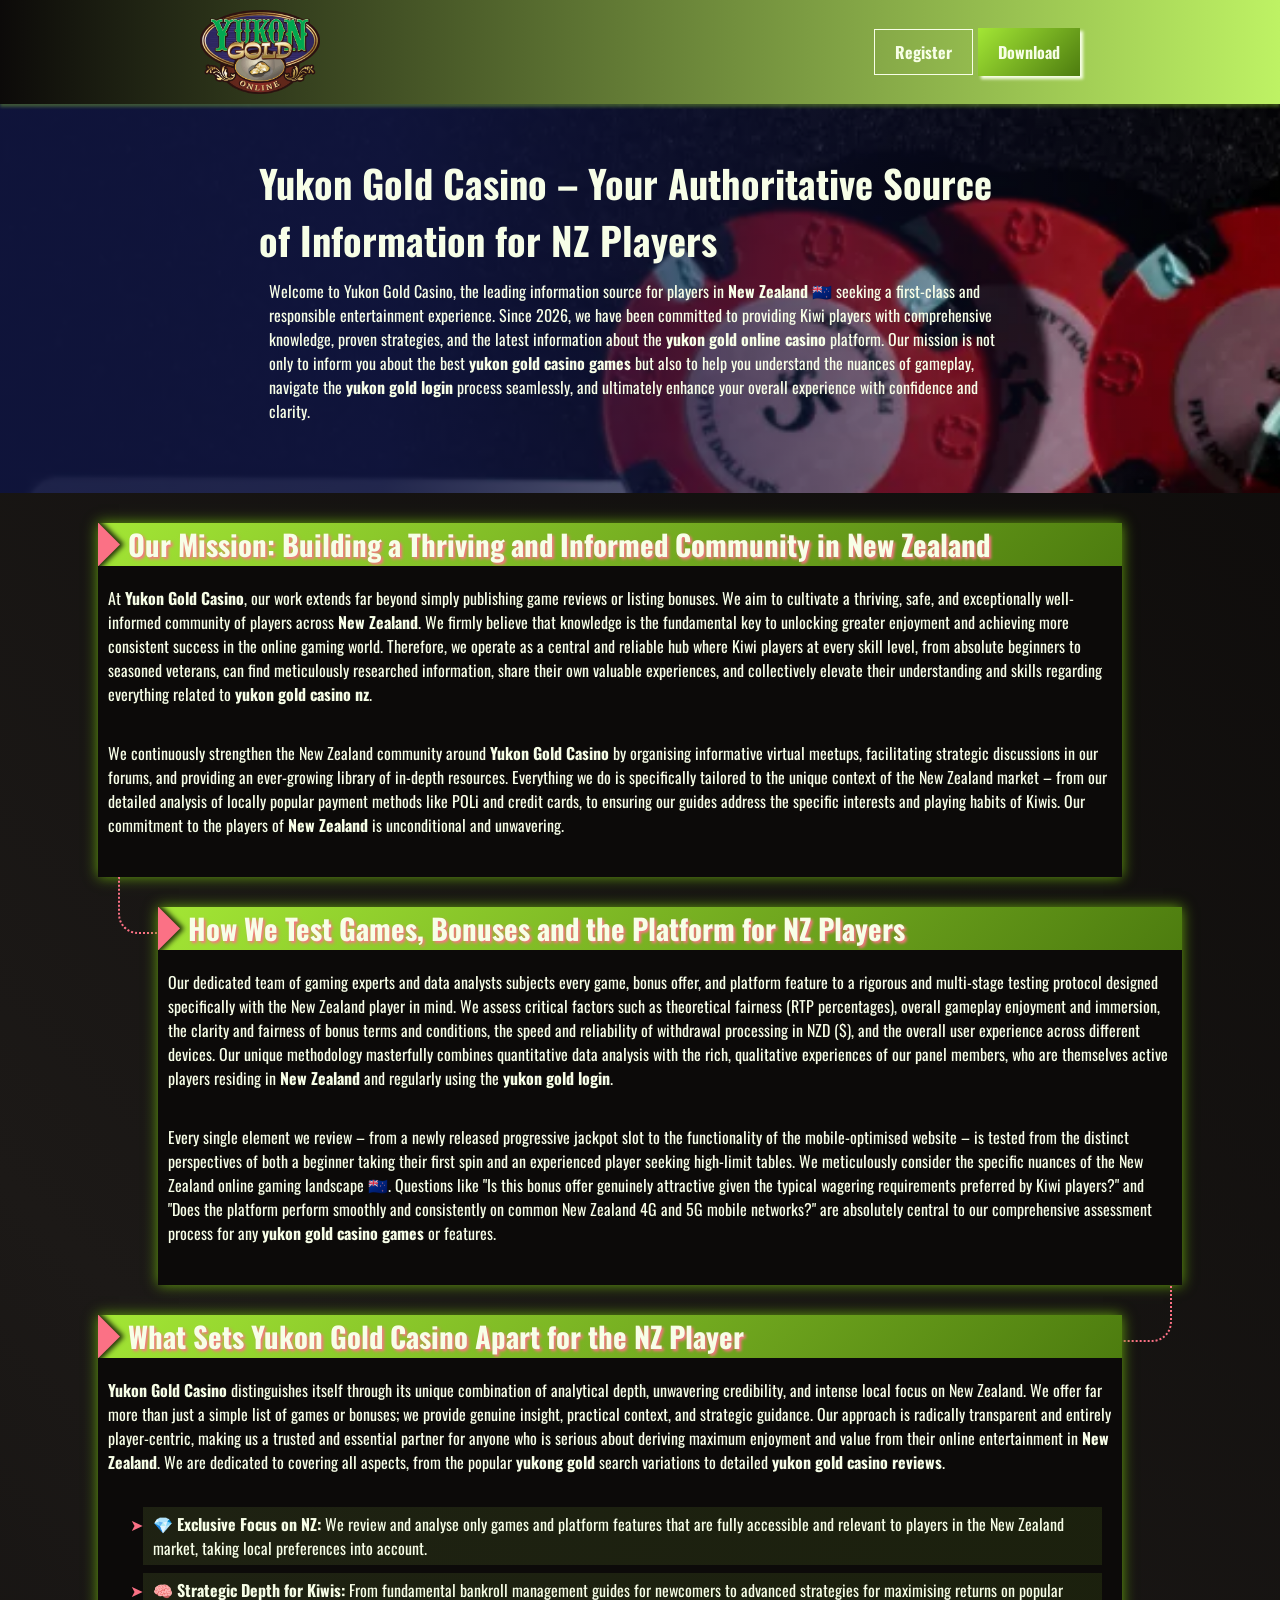
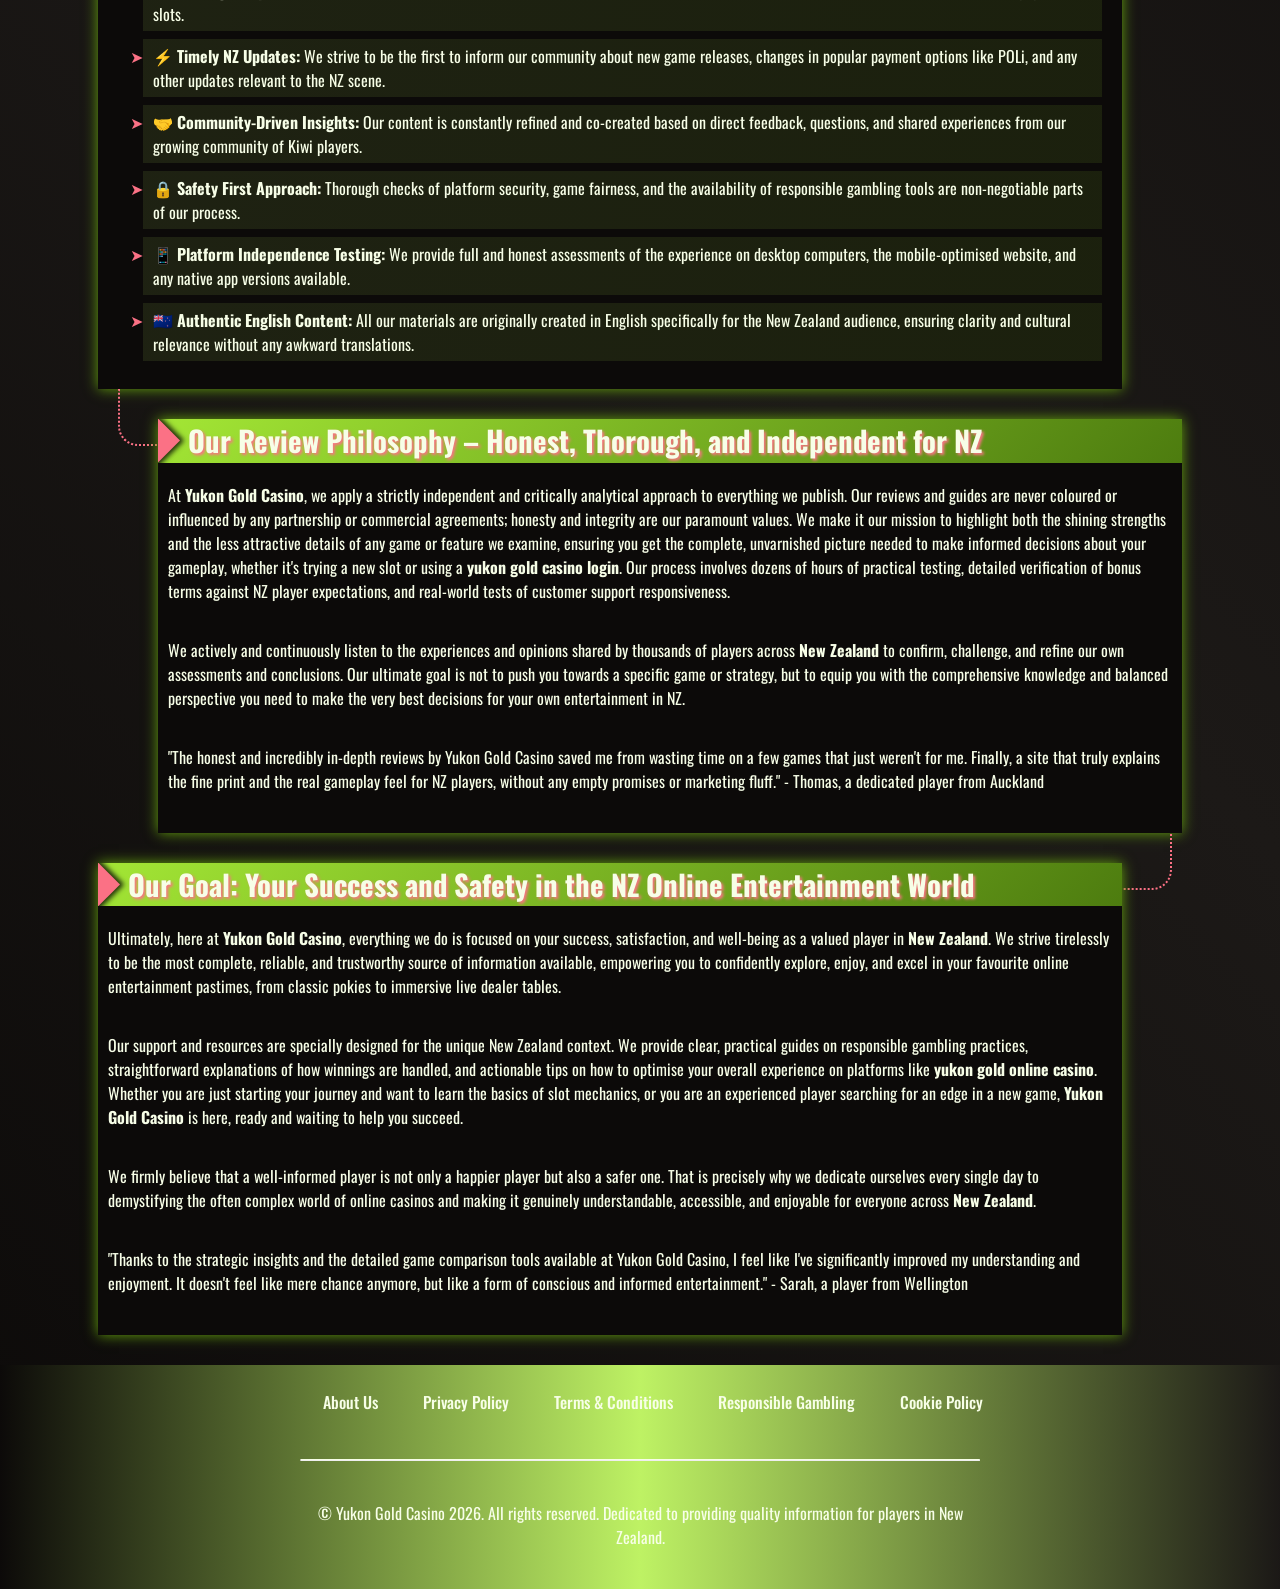
<file: about-us/index.html>
<!DOCTYPE html>
<html lang="en">

<head>
    <meta charset="UTF-8">
    <meta name="viewport" content="width=device-width, initial-scale=1.0">
    <link rel="stylesheet" href="/style.css">
    <link rel="shortcut icon" href="/favicon.ico" type="image/x-icon">
    <title>Yukon Gold Casino – Your Trusted Guide for NZ Players</title>
    <meta name="description"
        content="Discover everything about Yukon Gold Casino NZ: in-depth guides, winning strategies, expert advice, and the latest updates specifically for players in New Zealand.">
    <meta name="googlebot" content="index,follow,noarchive">

    <link rel="canonical" href="https://www.lowerhuttflowersandgifts.co.nz/about-us/">

    <meta property="og:type" content="website" />
    <meta property="og:title" content="Yukon Gold Casino – Your Trusted Guide for NZ Players" />
    <meta property="og:description"
        content="Discover everything about Yukon Gold Casino NZ: in-depth guides, winning strategies, expert advice, and the latest updates specifically for players in New Zealand." />
    <meta property="og:url" content="https://www.lowerhuttflowersandgifts.co.nz/about-us/" />
    <meta property="og:site_name" content="Yukon Gold Casino" />
    <meta property="og:image" content="https://www.lowerhuttflowersandgifts.co.nz/img/1.webp" />
    <meta property="og:locale" content="en_NZ" />

    <meta name="twitter:card" content="summary_large_image" />
    <meta name="twitter:title" content="Yukon Gold Casino – Your Trusted Guide for NZ Players" />
    <meta name="twitter:description"
        content="Complete guides and proven strategies for Yukon Gold Casino players in New Zealand." />
    <meta name="twitter:image" content="https://www.lowerhuttflowersandgifts.co.nz/img/1.webp" />
</head>

<body>

    <header>
        <div class="logo">
            <a href="/"><img src="/img/logo.webp" alt="Yukon Gold Casino logo" width="140" height="70"></a>
        </div>

        <div class="header-btn">
            <a href="/play/" rel="nofollow" content="noindex" class="h-violet-btn">Register</a>
            <a href="/play/" rel="nofollow" content="noindex" class="h-accent-btn">Download</a>
        </div>
    </header>

    <main>
        <div class="promo">
            <div class="promo-l">
                <h1>Yukon Gold Casino – Your Authoritative Source of Information for NZ Players</h1>
                <p class="txt">
                    Welcome to Yukon Gold Casino, the leading information source for players in <strong>New
                        Zealand</strong> 🇳🇿 seeking a first-class and responsible entertainment experience. Since
                    2026, we have been committed to providing Kiwi players with comprehensive knowledge, proven
                    strategies, and the latest information about the <strong>yukon gold online casino</strong> platform.
                    Our mission is not only to inform you about the best <strong>yukon gold casino games</strong> but
                    also to help you understand the nuances of gameplay, navigate the <strong>yukon gold login</strong>
                    process seamlessly, and ultimately enhance your overall experience with confidence and clarity.
                </p>
            </div>
        </div>

        <div class="wrapper">
            <div class="container">
                <div class="container__header">
                    <h2>Our Mission: Building a Thriving and Informed Community in New Zealand</h2>
                </div>
                <div class="container__body">
                    <p class="txt">
                        At <strong>Yukon Gold Casino</strong>, our work extends far beyond simply publishing game
                        reviews or listing bonuses. We aim to cultivate a thriving, safe, and exceptionally
                        well-informed community of players across <strong>New Zealand</strong>. We firmly believe that
                        knowledge is the fundamental key to unlocking greater enjoyment and achieving more consistent
                        success in the online gaming world. Therefore, we operate as a central and reliable hub where
                        Kiwi players at every skill level, from absolute beginners to seasoned veterans, can find
                        meticulously researched information, share their own valuable experiences, and collectively
                        elevate their understanding and skills regarding everything related to <strong>yukon gold casino
                            nz</strong>.
                    </p>
                    <p class="txt">
                        We continuously strengthen the New Zealand community around <strong>Yukon Gold Casino</strong>
                        by organising informative virtual meetups, facilitating strategic discussions in our forums, and
                        providing an ever-growing library of in-depth resources. Everything we do is specifically
                        tailored to the unique context of the New Zealand market – from our detailed analysis of locally
                        popular payment methods like POLi and credit cards, to ensuring our guides address the specific
                        interests and playing habits of Kiwis. Our commitment to the players of <strong>New
                            Zealand</strong> is unconditional and unwavering.
                    </p>
                </div>
            </div>

            <div class="container">
                <div class="container__header">
                    <h2>How We Test Games, Bonuses and the Platform for NZ Players</h2>
                </div>
                <div class="container__body">
                    <p class="txt">
                        Our dedicated team of gaming experts and data analysts subjects every game, bonus offer, and
                        platform feature to a rigorous and multi-stage testing protocol designed specifically with the
                        New Zealand player in mind. We assess critical factors such as theoretical fairness (RTP
                        percentages), overall gameplay enjoyment and immersion, the clarity and fairness of bonus terms
                        and conditions, the speed and reliability of withdrawal processing in NZD ($), and the overall
                        user experience across different devices. Our unique methodology masterfully combines
                        quantitative data analysis with the rich, qualitative experiences of our panel members, who are
                        themselves active players residing in <strong>New Zealand</strong> and regularly using the
                        <strong>yukon gold login</strong>.
                    </p>
                    <p class="txt">
                        Every single element we review – from a newly released progressive jackpot slot to the
                        functionality of the mobile-optimised website – is tested from the distinct perspectives of both
                        a beginner taking their first spin and an experienced player seeking high-limit tables. We
                        meticulously consider the specific nuances of the New Zealand online gaming landscape 🇳🇿.
                        Questions like "Is this bonus offer genuinely attractive given the typical wagering requirements
                        preferred by Kiwi players?" and "Does the platform perform smoothly and consistently on common
                        New Zealand 4G and 5G mobile networks?" are absolutely central to our comprehensive assessment
                        process for any <strong>yukon gold casino games</strong> or features.
                    </p>
                </div>
            </div>

            <div class="container">
                <div class="container__header">
                    <h2>What Sets Yukon Gold Casino Apart for the NZ Player</h2>
                </div>
                <div class="container__body">
                    <p class="txt">
                        <strong>Yukon Gold Casino</strong> distinguishes itself through its unique combination of
                        analytical depth, unwavering credibility, and intense local focus on New Zealand. We offer far
                        more than just a simple list of games or bonuses; we provide genuine insight, practical context,
                        and strategic guidance. Our approach is radically transparent and entirely player-centric,
                        making us a trusted and essential partner for anyone who is serious about deriving maximum
                        enjoyment and value from their online entertainment in <strong>New Zealand</strong>. We are
                        dedicated to covering all aspects, from the popular <strong>yukong gold</strong> search
                        variations to detailed <strong>yukon gold casino reviews</strong>.
                    </p>
                    <ul>
                        <li>💎 <strong>Exclusive Focus on NZ:</strong> We review and analyse only games and platform
                            features that are fully accessible and relevant to players in the New Zealand market, taking
                            local preferences into account.</li>
                        <li>🧠 <strong>Strategic Depth for Kiwis:</strong> From fundamental bankroll management guides
                            for newcomers to advanced strategies for maximising returns on popular slots.</li>
                        <li>⚡ <strong>Timely NZ Updates:</strong> We strive to be the first to inform our community
                            about new game releases, changes in popular payment options like POLi, and any other updates
                            relevant to the NZ scene.</li>
                        <li>🤝 <strong>Community-Driven Insights:</strong> Our content is constantly refined and
                            co-created based on direct feedback, questions, and shared experiences from our growing
                            community of Kiwi players.</li>
                        <li>🔒 <strong>Safety First Approach:</strong> Thorough checks of platform security, game
                            fairness, and the availability of responsible gambling tools are non-negotiable parts of our
                            process.</li>
                        <li>📱 <strong>Platform Independence Testing:</strong> We provide full and honest assessments of
                            the experience on desktop computers, the mobile-optimised website, and any native app
                            versions available.</li>
                        <li>🇳🇿 <strong>Authentic English Content:</strong> All our materials are originally created in
                            English specifically for the New Zealand audience, ensuring clarity and cultural relevance
                            without any awkward translations.</li>
                    </ul>
                </div>
            </div>

            <div class="container">
                <div class="container__header">
                    <h2>Our Review Philosophy – Honest, Thorough, and Independent for NZ</h2>
                </div>
                <div class="container__body">
                    <p class="txt">
                        At <strong>Yukon Gold Casino</strong>, we apply a strictly independent and critically analytical
                        approach to everything we publish. Our reviews and guides are never coloured or influenced by
                        any partnership or commercial agreements; honesty and integrity are our paramount values. We
                        make it our mission to highlight both the shining strengths and the less attractive details of
                        any game or feature we examine, ensuring you get the complete, unvarnished picture needed to
                        make informed decisions about your gameplay, whether it's trying a new slot or using a
                        <strong>yukon gold casino login</strong>. Our process involves dozens of hours of practical
                        testing, detailed verification of bonus terms against NZ player expectations, and real-world
                        tests of customer support responsiveness.
                    </p>
                    <p class="txt">
                        We actively and continuously listen to the experiences and opinions shared by thousands of
                        players across <strong>New Zealand</strong> to confirm, challenge, and refine our own
                        assessments and conclusions. Our ultimate goal is not to push you towards a specific game or
                        strategy, but to equip you with the comprehensive knowledge and balanced perspective you need to
                        make the very best decisions for your own entertainment in NZ.
                    </p>
                    <p class="txt">
                        "The honest and incredibly in-depth reviews by Yukon Gold Casino saved me from wasting time on a
                        few games that just weren't for me. Finally, a site that truly explains the fine print and the
                        real gameplay feel for NZ players, without any empty promises or marketing fluff." - Thomas, a
                        dedicated player from Auckland
                    </p>
                </div>
            </div>

            <div class="container">
                <div class="container__header">
                    <h2>Our Goal: Your Success and Safety in the NZ Online Entertainment World</h2>
                </div>
                <div class="container__body">
                    <p class="txt">
                        Ultimately, here at <strong>Yukon Gold Casino</strong>, everything we do is focused on your
                        success, satisfaction, and well-being as a valued player in <strong>New Zealand</strong>. We
                        strive tirelessly to be the most complete, reliable, and trustworthy source of information
                        available, empowering you to confidently explore, enjoy, and excel in your favourite online
                        entertainment pastimes, from classic pokies to immersive live dealer tables.
                    </p>
                    <p class="txt">
                        Our support and resources are specially designed for the unique New Zealand context. We provide
                        clear, practical guides on responsible gambling practices, straightforward explanations of how
                        winnings are handled, and actionable tips on how to optimise your overall experience on
                        platforms like <strong>yukon gold online casino</strong>. Whether you are just starting your
                        journey and want to learn the basics of slot mechanics, or you are an experienced player
                        searching for an edge in a new game, <strong>Yukon Gold Casino</strong> is here, ready and
                        waiting to help you succeed.
                    </p>
                    <p class="txt">
                        We firmly believe that a well-informed player is not only a happier player but also a safer one.
                        That is precisely why we dedicate ourselves every single day to demystifying the often complex
                        world of online casinos and making it genuinely understandable, accessible, and enjoyable for
                        everyone across <strong>New Zealand</strong>.
                    </p>
                    <p class="txt">
                        "Thanks to the strategic insights and the detailed game comparison tools available at Yukon Gold
                        Casino, I feel like I've significantly improved my understanding and enjoyment. It doesn't feel
                        like mere chance anymore, but like a form of conscious and informed entertainment." - Sarah, a
                        player from Wellington
                    </p>
                </div>
            </div>
        </div>
    </main>

    <footer>
        <ul class="f-nav">
            <li>
                <a href="/about-us/">About Us</a>
            </li>
            <li>
                <a href="/privacy-policy/">Privacy Policy</a>
            </li>
            <li>
                <a href="/terms-and-conditions/">Terms & Conditions</a>
            </li>
            <li>
                <a href="/responsible-gambling/">Responsible Gambling</a>
            </li>
            <li>
                <a href="/cookie-policy/">Cookie Policy</a>
            </li>
        </ul>

        <hr>

        <p class="txt">
            © Yukon Gold Casino 2026. All rights reserved. Dedicated to providing quality information for players in New
            Zealand.
        </p>
    </footer>
</body>

</html>
</file>
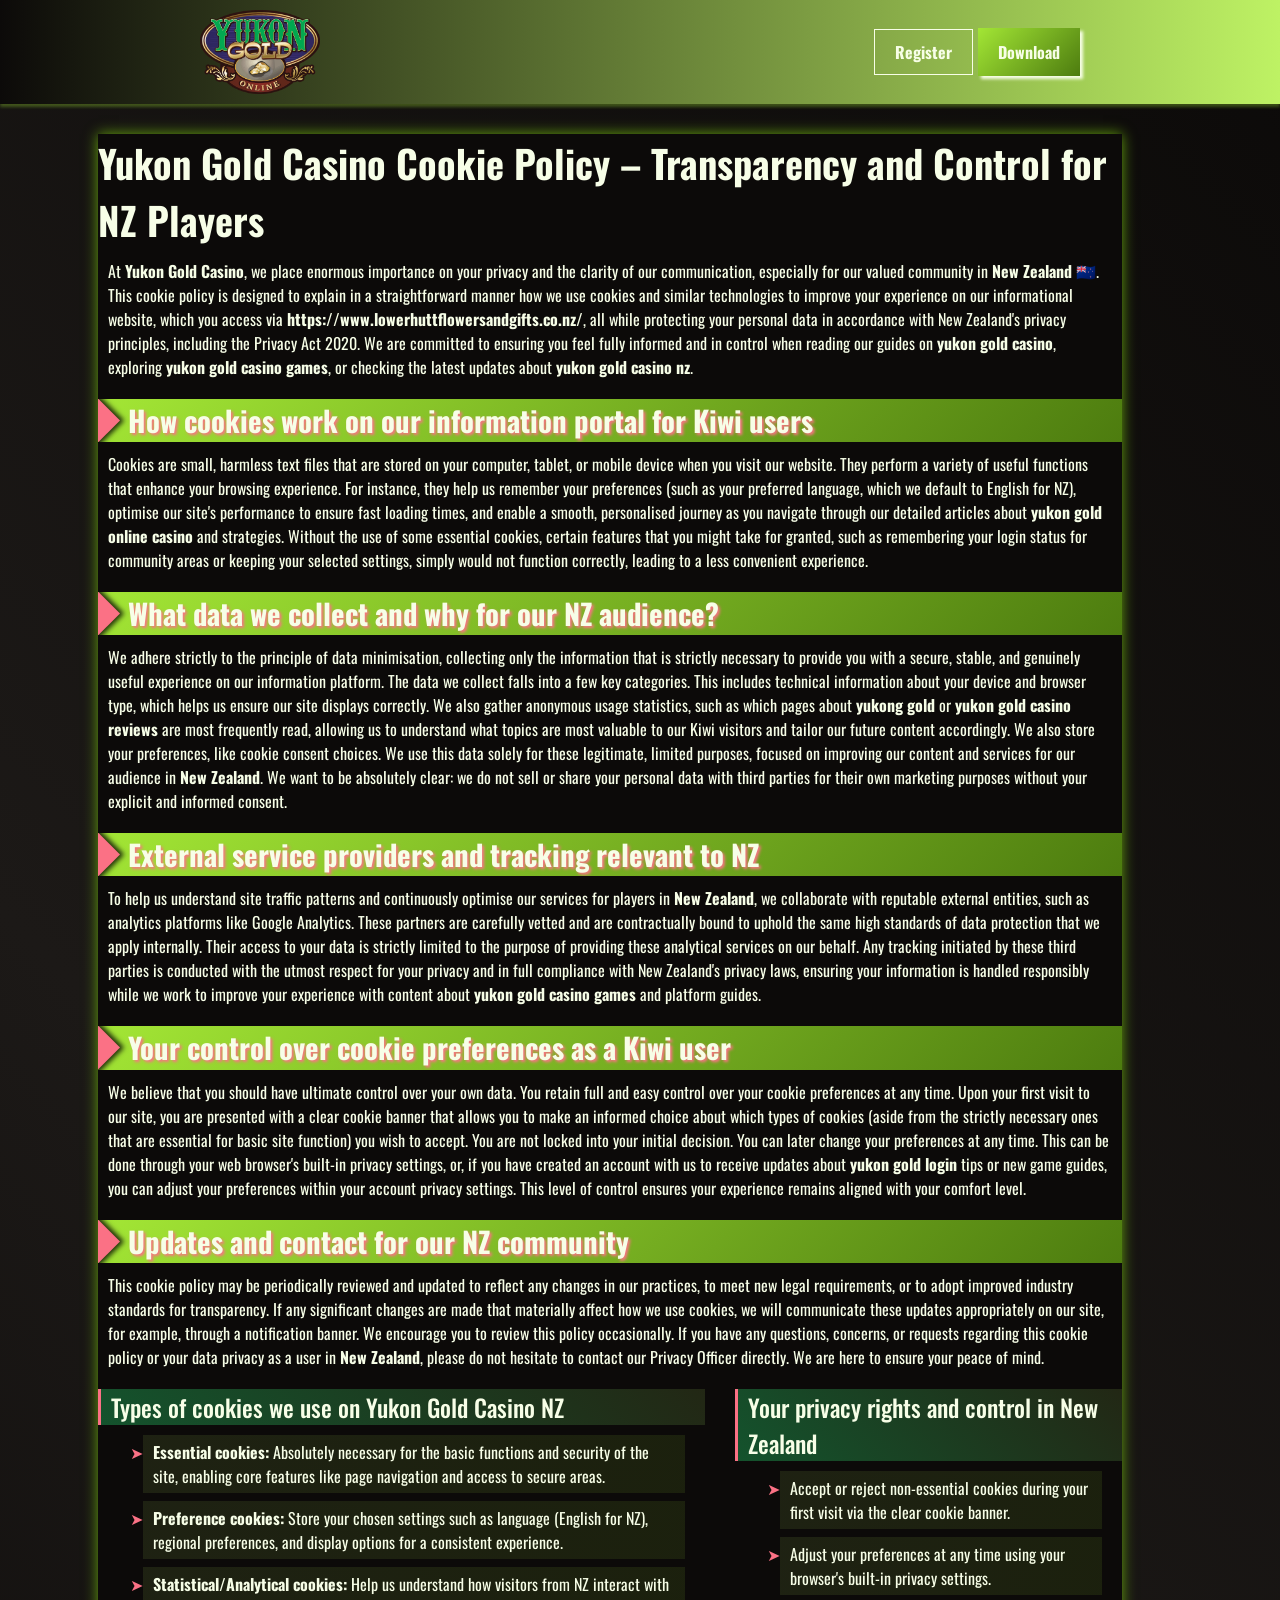
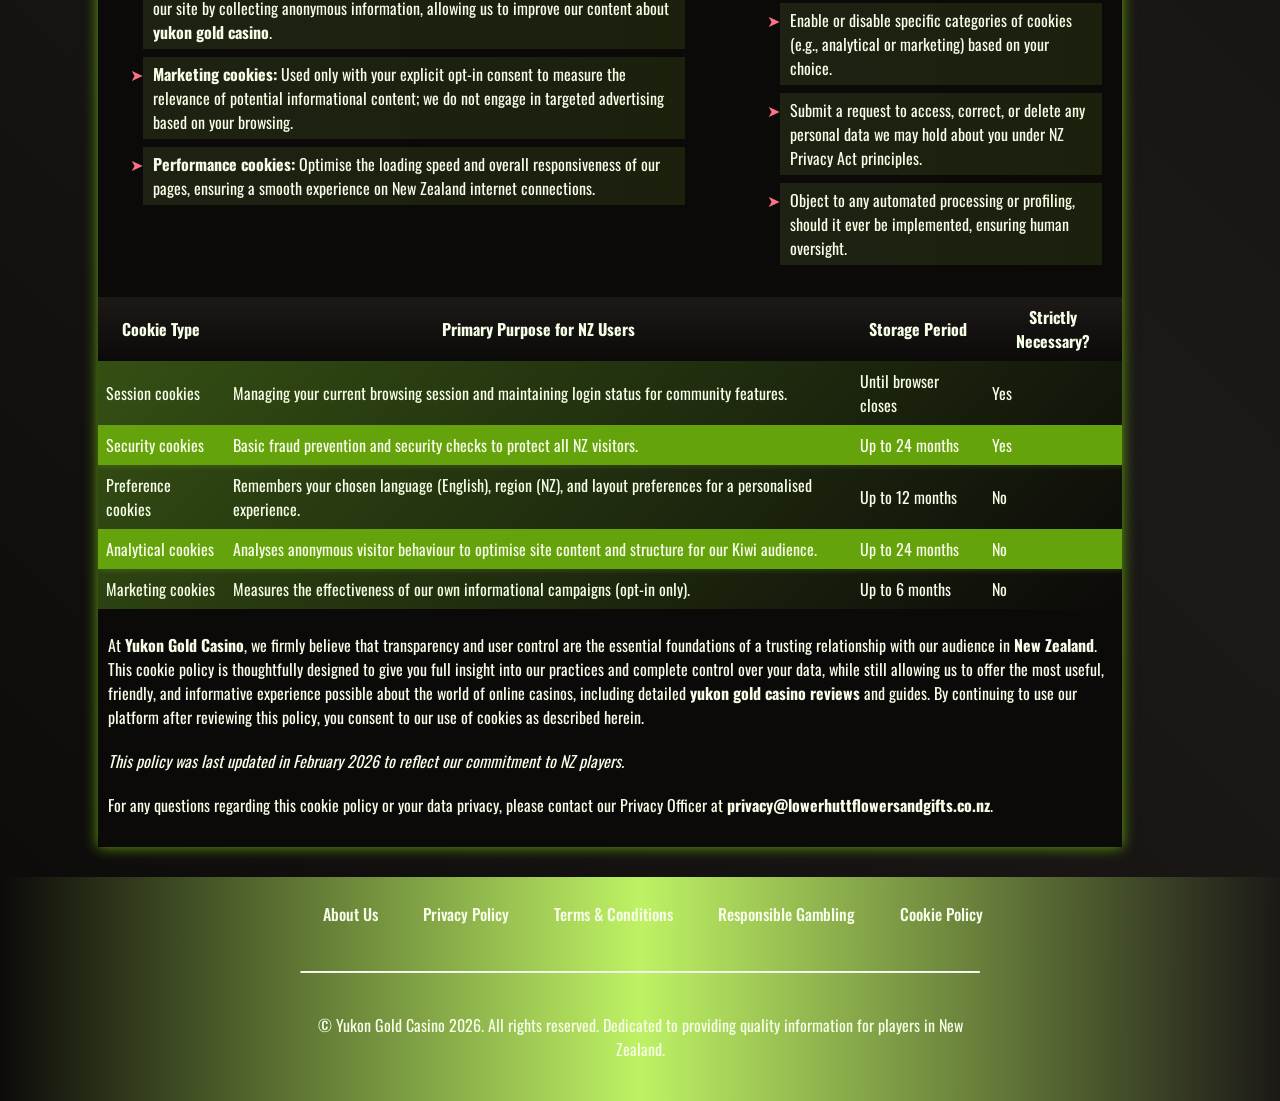
<file: cookie-policy/index.html>
<!DOCTYPE html>
<html lang="en">

<head>
    <meta charset="UTF-8">
    <meta name="viewport" content="width=device-width, initial-scale=1.0">
    <link rel="stylesheet" href="/style.css">
    <link rel="shortcut icon" href="/favicon.ico" type="image/x-icon">
    <title>Yukon Gold Casino – Your Privacy and Transparency Are Our Priority in NZ</title>
    <meta name="description"
        content="At Yukon Gold Casino NZ we handle your data with the utmost care. Review our cookie policy to see how cookies enhance your experience, with full transparency regarding your privacy in New Zealand.">
    <meta name="googlebot" content="index,follow,noarchive">

    <link rel="canonical" href="https://www.lowerhuttflowersandgifts.co.nz/cookie-policy/">

    <meta property="og:type" content="website" />
    <meta property="og:title" content="Yukon Gold Casino – Your Privacy and Transparency Are Our Priority in NZ" />
    <meta property="og:description"
        content="Yukon Gold Casino NZ cookie policy - How we protect your data and optimise your informational experience for players in New Zealand." />
    <meta property="og:url" content="https://www.lowerhuttflowersandgifts.co.nz/cookie-policy/" />
    <meta property="og:site_name" content="Yukon Gold Casino" />
    <meta property="og:locale" content="en_NZ" />

    <meta name="twitter:card" content="summary" />
    <meta name="twitter:title" content="Cookie Policy - Yukon Gold Casino NZ" />
    <meta name="twitter:description"
        content="Learn how Yukon Gold Casino NZ uses cookies to improve your informational and user experience for Kiwi players." />
</head>

<body>

    <header>
        <div class="logo">
            <a href="/"><img src="/img/logo.webp" alt="Yukon Gold Casino logo" width="140" height="70"></a>
        </div>

        <div class="header-btn">
            <a href="/play/" rel="nofollow" content="noindex" class="h-violet-btn">Register</a>
            <a href="/play/" rel="nofollow" content="noindex" class="h-accent-btn">Download</a>
        </div>
    </header>

    <main>
        <div class="wrapper">
            <div class="container">
                <h1>Yukon Gold Casino Cookie Policy – Transparency and Control for NZ Players</h1>
                <p class="txt">
                    At <strong>Yukon Gold Casino</strong>, we place enormous importance on your privacy and the clarity
                    of our communication, especially for our valued community in <strong>New Zealand</strong> 🇳🇿. This
                    cookie policy is designed to explain in a straightforward manner how we use cookies and similar
                    technologies to improve your experience on our informational website, which you access via
                    <strong>https://www.lowerhuttflowersandgifts.co.nz/</strong>, all while protecting your personal
                    data in accordance with New Zealand's privacy principles, including the Privacy Act 2020. We are
                    committed to ensuring you feel fully informed and in control when reading our guides on
                    <strong>yukon gold casino</strong>, exploring <strong>yukon gold casino games</strong>, or checking
                    the latest updates about <strong>yukon gold casino nz</strong>.
                </p>

                <div class="container__header">
                    <h2>How cookies work on our information portal for Kiwi users</h2>
                </div>
                <p class="txt">
                    Cookies are small, harmless text files that are stored on your computer, tablet, or mobile device
                    when you visit our website. They perform a variety of useful functions that enhance your browsing
                    experience. For instance, they help us remember your preferences (such as your preferred language,
                    which we default to English for NZ), optimise our site's performance to ensure fast loading times,
                    and enable a smooth, personalised journey as you navigate through our detailed articles about
                    <strong>yukon gold online casino</strong> and strategies. Without the use of some essential cookies,
                    certain features that you might take for granted, such as remembering your login status for
                    community areas or keeping your selected settings, simply would not function correctly, leading to a
                    less convenient experience.
                </p>

                <div class="container__header">
                    <h2>What data we collect and why for our NZ audience?</h2>
                </div>
                <p class="txt">
                    We adhere strictly to the principle of data minimisation, collecting only the information that is
                    strictly necessary to provide you with a secure, stable, and genuinely useful experience on our
                    information platform. The data we collect falls into a few key categories. This includes technical
                    information about your device and browser type, which helps us ensure our site displays correctly.
                    We also gather anonymous usage statistics, such as which pages about <strong>yukong gold</strong> or
                    <strong>yukon gold casino reviews</strong> are most frequently read, allowing us to understand what
                    topics are most valuable to our Kiwi visitors and tailor our future content accordingly. We also
                    store your preferences, like cookie consent choices. We use this data solely for these legitimate,
                    limited purposes, focused on improving our content and services for our audience in <strong>New
                        Zealand</strong>. We want to be absolutely clear: we do not sell or share your personal data
                    with third parties for their own marketing purposes without your explicit and informed consent.
                </p>

                <div class="container__header">
                    <h2>External service providers and tracking relevant to NZ</h2>
                </div>
                <p class="txt">
                    To help us understand site traffic patterns and continuously optimise our services for players in
                    <strong>New Zealand</strong>, we collaborate with reputable external entities, such as analytics
                    platforms like Google Analytics. These partners are carefully vetted and are contractually bound to
                    uphold the same high standards of data protection that we apply internally. Their access to your
                    data is strictly limited to the purpose of providing these analytical services on our behalf. Any
                    tracking initiated by these third parties is conducted with the utmost respect for your privacy and
                    in full compliance with New Zealand's privacy laws, ensuring your information is handled responsibly
                    while we work to improve your experience with content about <strong>yukon gold casino games</strong>
                    and platform guides.
                </p>

                <div class="container__header">
                    <h2>Your control over cookie preferences as a Kiwi user</h2>
                </div>
                <p class="txt">
                    We believe that you should have ultimate control over your own data. You retain full and easy
                    control over your cookie preferences at any time. Upon your first visit to our site, you are
                    presented with a clear cookie banner that allows you to make an informed choice about which types of
                    cookies (aside from the strictly necessary ones that are essential for basic site function) you wish
                    to accept. You are not locked into your initial decision. You can later change your preferences at
                    any time. This can be done through your web browser's built-in privacy settings, or, if you have
                    created an account with us to receive updates about <strong>yukon gold login</strong> tips or new
                    game guides, you can adjust your preferences within your account privacy settings. This level of
                    control ensures your experience remains aligned with your comfort level.
                </p>

                <div class="container__header">
                    <h2>Updates and contact for our NZ community</h2>
                </div>
                <p class="txt">
                    This cookie policy may be periodically reviewed and updated to reflect any changes in our practices,
                    to meet new legal requirements, or to adopt improved industry standards for transparency. If any
                    significant changes are made that materially affect how we use cookies, we will communicate these
                    updates appropriately on our site, for example, through a notification banner. We encourage you to
                    review this policy occasionally. If you have any questions, concerns, or requests regarding this
                    cookie policy or your data privacy as a user in <strong>New Zealand</strong>, please do not hesitate
                    to contact our Privacy Officer directly. We are here to ensure your peace of mind.
                </p>

                <div class="comparison-list">
                    <div>
                        <h3>Types of cookies we use on Yukon Gold Casino NZ</h3>
                        <ul>
                            <li><strong>Essential cookies:</strong> Absolutely necessary for the basic functions and
                                security of the site, enabling core features like page navigation and access to secure
                                areas.</li>
                            <li><strong>Preference cookies:</strong> Store your chosen settings such as language
                                (English for NZ), regional preferences, and display options for a consistent experience.
                            </li>
                            <li><strong>Statistical/Analytical cookies:</strong> Help us understand how visitors from NZ
                                interact with our site by collecting anonymous information, allowing us to improve our
                                content about <strong>yukon gold casino</strong>.</li>
                            <li><strong>Marketing cookies:</strong> Used only with your explicit opt-in consent to
                                measure the relevance of potential informational content; we do not engage in targeted
                                advertising based on your browsing.</li>
                            <li><strong>Performance cookies:</strong> Optimise the loading speed and overall
                                responsiveness of our pages, ensuring a smooth experience on New Zealand internet
                                connections.</li>
                        </ul>
                    </div>

                    <div>
                        <h3>Your privacy rights and control in New Zealand</h3>
                        <ul>
                            <li>Accept or reject non-essential cookies during your first visit via the clear cookie
                                banner.</li>
                            <li>Adjust your preferences at any time using your browser's built-in privacy settings.</li>
                            <li>Enable or disable specific categories of cookies (e.g., analytical or marketing) based
                                on your choice.</li>
                            <li>Submit a request to access, correct, or delete any personal data we may hold about you
                                under NZ Privacy Act principles.</li>
                            <li>Object to any automated processing or profiling, should it ever be implemented, ensuring
                                human oversight.</li>
                        </ul>
                    </div>
                </div>

                <div class="table-wrapper">
                    <table>
                        <thead>
                            <tr>
                                <th>Cookie Type</th>
                                <th>Primary Purpose for NZ Users</th>
                                <th>Storage Period</th>
                                <th>Strictly Necessary?</th>
                            </tr>
                        </thead>
                        <tbody>
                            <tr>
                                <td>Session cookies</td>
                                <td>Managing your current browsing session and maintaining login status for community
                                    features.</td>
                                <td>Until browser closes</td>
                                <td>Yes</td>
                            </tr>
                            <tr>
                                <td>Security cookies</td>
                                <td>Basic fraud prevention and security checks to protect all NZ visitors.</td>
                                <td>Up to 24 months</td>
                                <td>Yes</td>
                            </tr>
                            <tr>
                                <td>Preference cookies</td>
                                <td>Remembers your chosen language (English), region (NZ), and layout preferences for a
                                    personalised experience.</td>
                                <td>Up to 12 months</td>
                                <td>No</td>
                            </tr>
                            <tr>
                                <td>Analytical cookies</td>
                                <td>Analyses anonymous visitor behaviour to optimise site content and structure for our
                                    Kiwi audience.</td>
                                <td>Up to 24 months</td>
                                <td>No</td>
                            </tr>
                            <tr>
                                <td>Marketing cookies</td>
                                <td>Measures the effectiveness of our own informational campaigns (opt-in only).</td>
                                <td>Up to 6 months</td>
                                <td>No</td>
                            </tr>
                        </tbody>
                    </table>
                </div>

                <p class="txt">
                    At <strong>Yukon Gold Casino</strong>, we firmly believe that transparency and user control are the
                    essential foundations of a trusting relationship with our audience in <strong>New Zealand</strong>.
                    This cookie policy is thoughtfully designed to give you full insight into our practices and complete
                    control over your data, while still allowing us to offer the most useful, friendly, and informative
                    experience possible about the world of online casinos, including detailed <strong>yukon gold casino
                        reviews</strong> and guides. By continuing to use our platform after reviewing this policy, you
                    consent to our use of cookies as described herein.
                </p>
                <p class="txt">
                    <em>This policy was last updated in February 2026 to reflect our commitment to NZ players.</em>
                </p>
                <p class="txt">
                    For any questions regarding this cookie policy or your data privacy, please contact our Privacy
                    Officer at <strong>privacy@lowerhuttflowersandgifts.co.nz</strong>.
                </p>
            </div>
        </div>
    </main>

    <footer>
        <ul class="f-nav">
            <li>
                <a href="/about-us/">About Us</a>
            </li>
            <li>
                <a href="/privacy-policy/">Privacy Policy</a>
            </li>
            <li>
                <a href="/terms-and-conditions/">Terms & Conditions</a>
            </li>
            <li>
                <a href="/responsible-gambling/">Responsible Gambling</a>
            </li>
            <li>
                <a href="/cookie-policy/">Cookie Policy</a>
            </li>
        </ul>

        <hr>

        <p class="txt">
            © Yukon Gold Casino 2026. All rights reserved. Dedicated to providing quality information for players in New
            Zealand.
        </p>
    </footer>
</body>

</html>
</file>
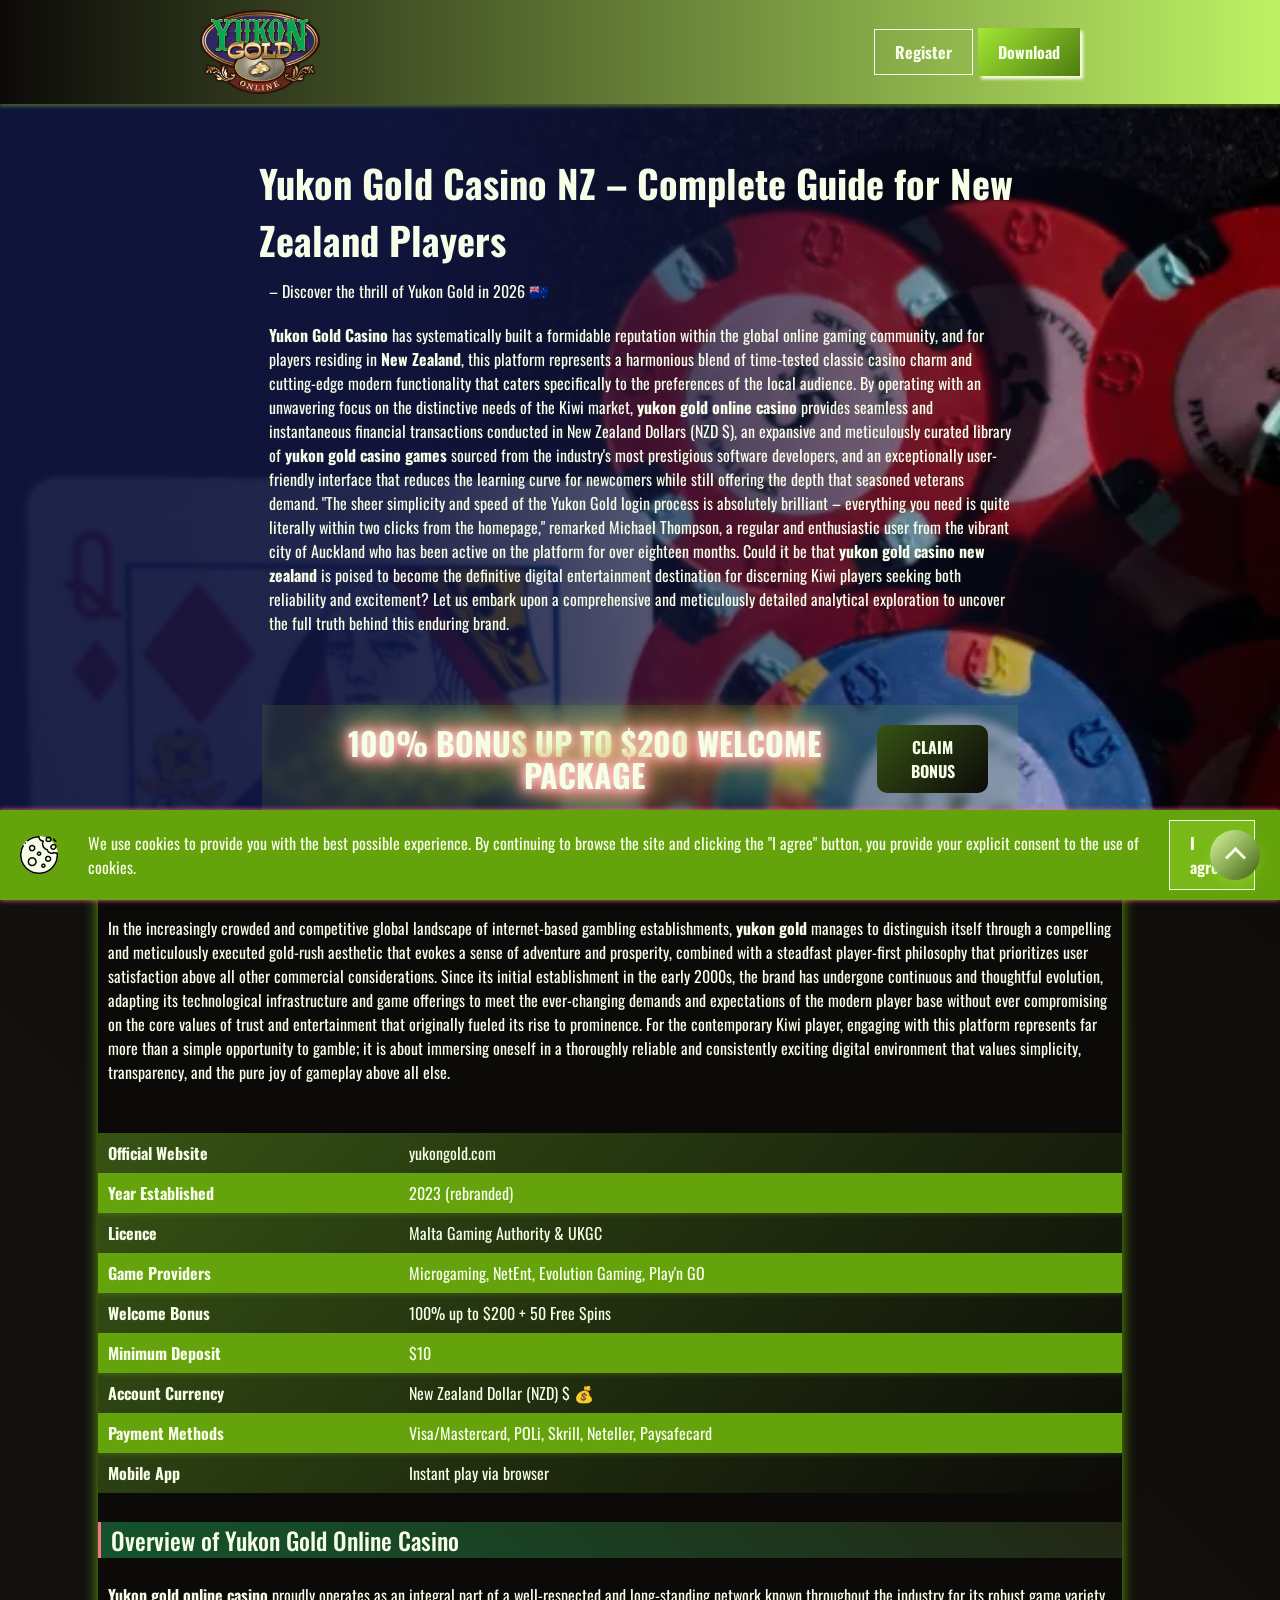
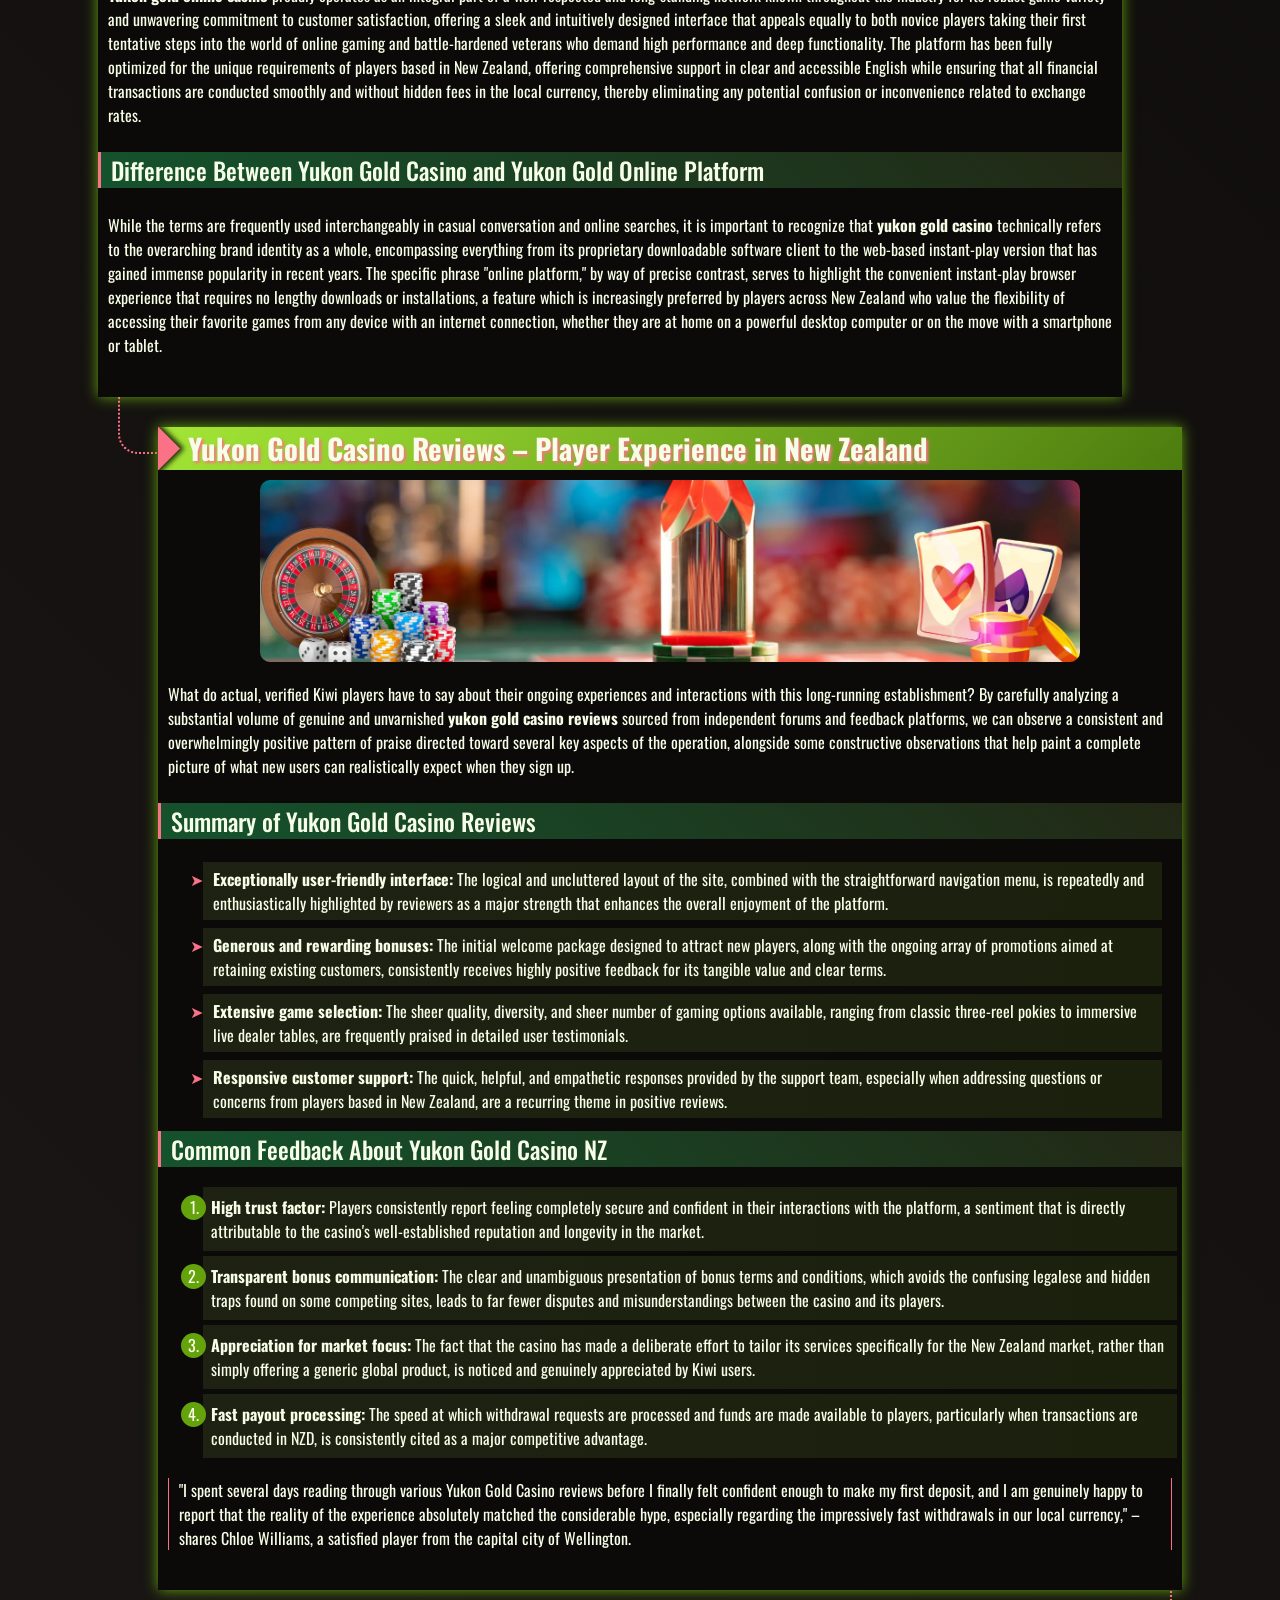
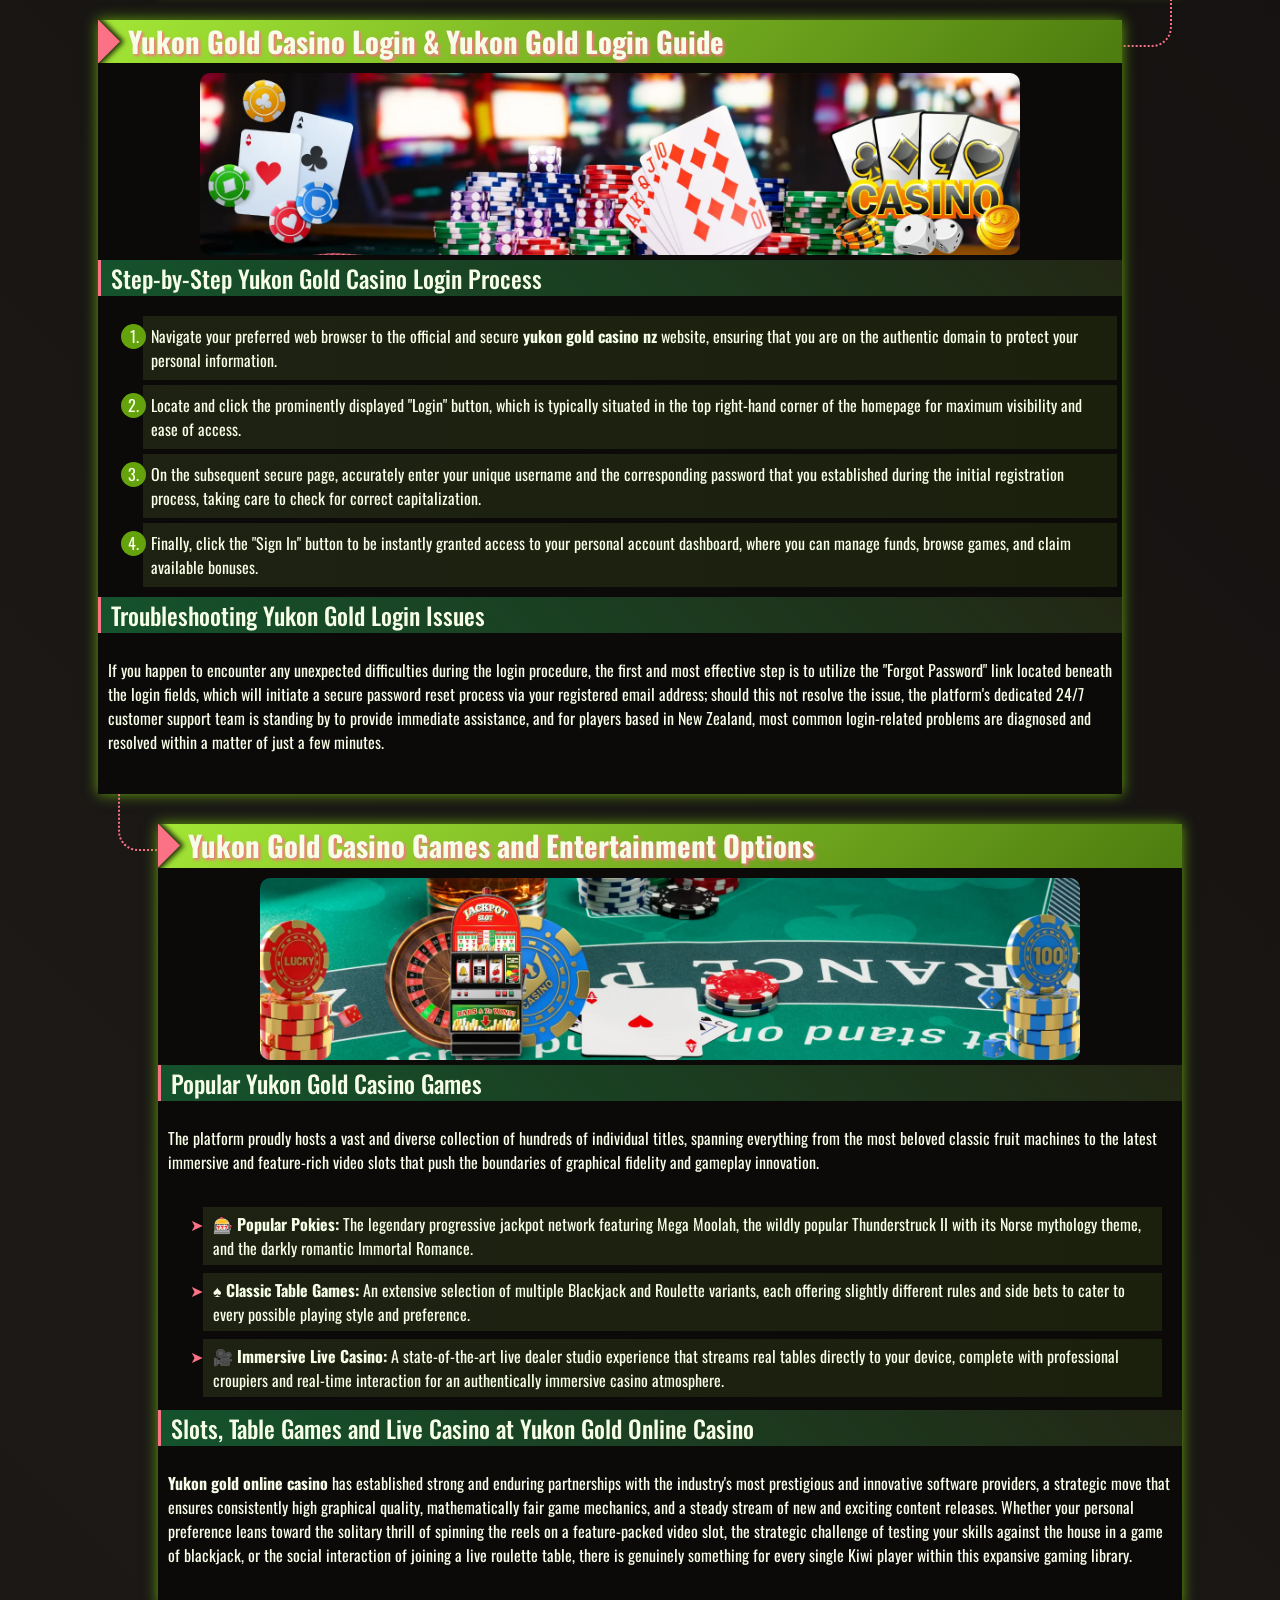
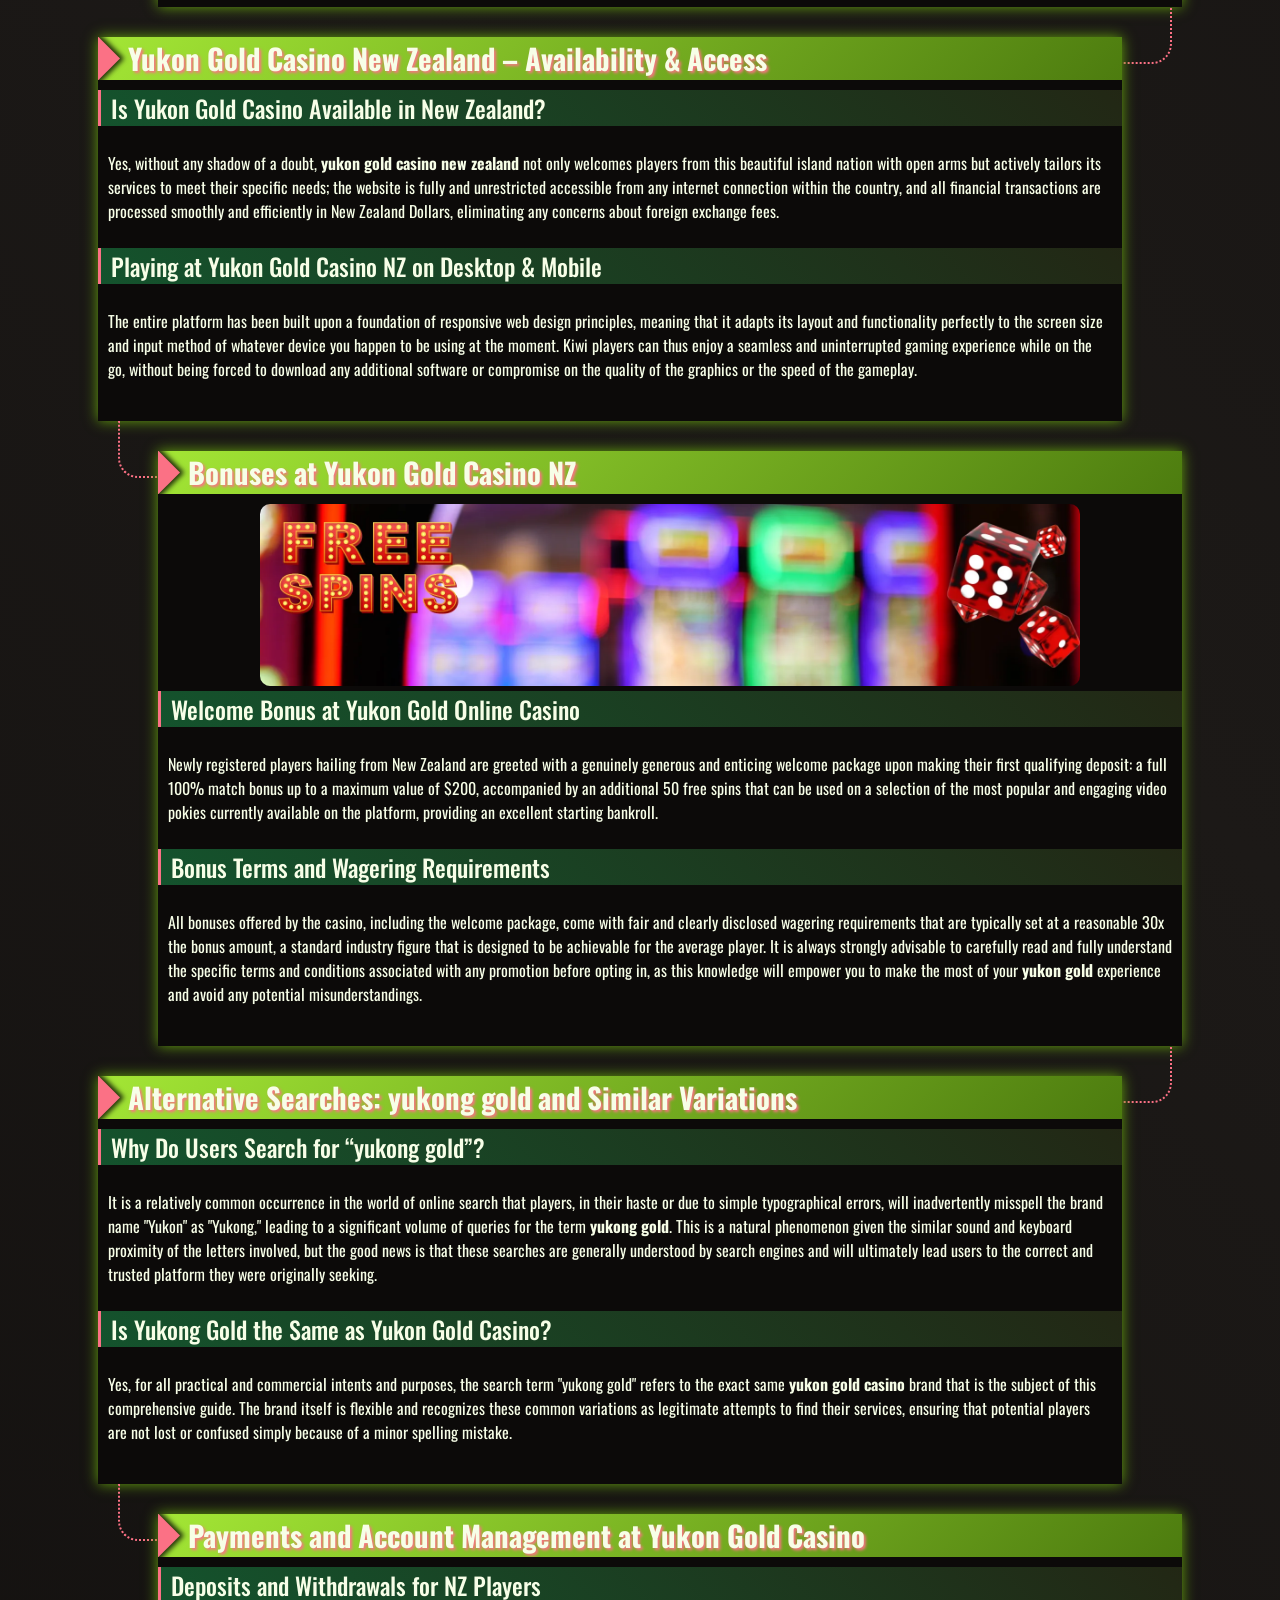
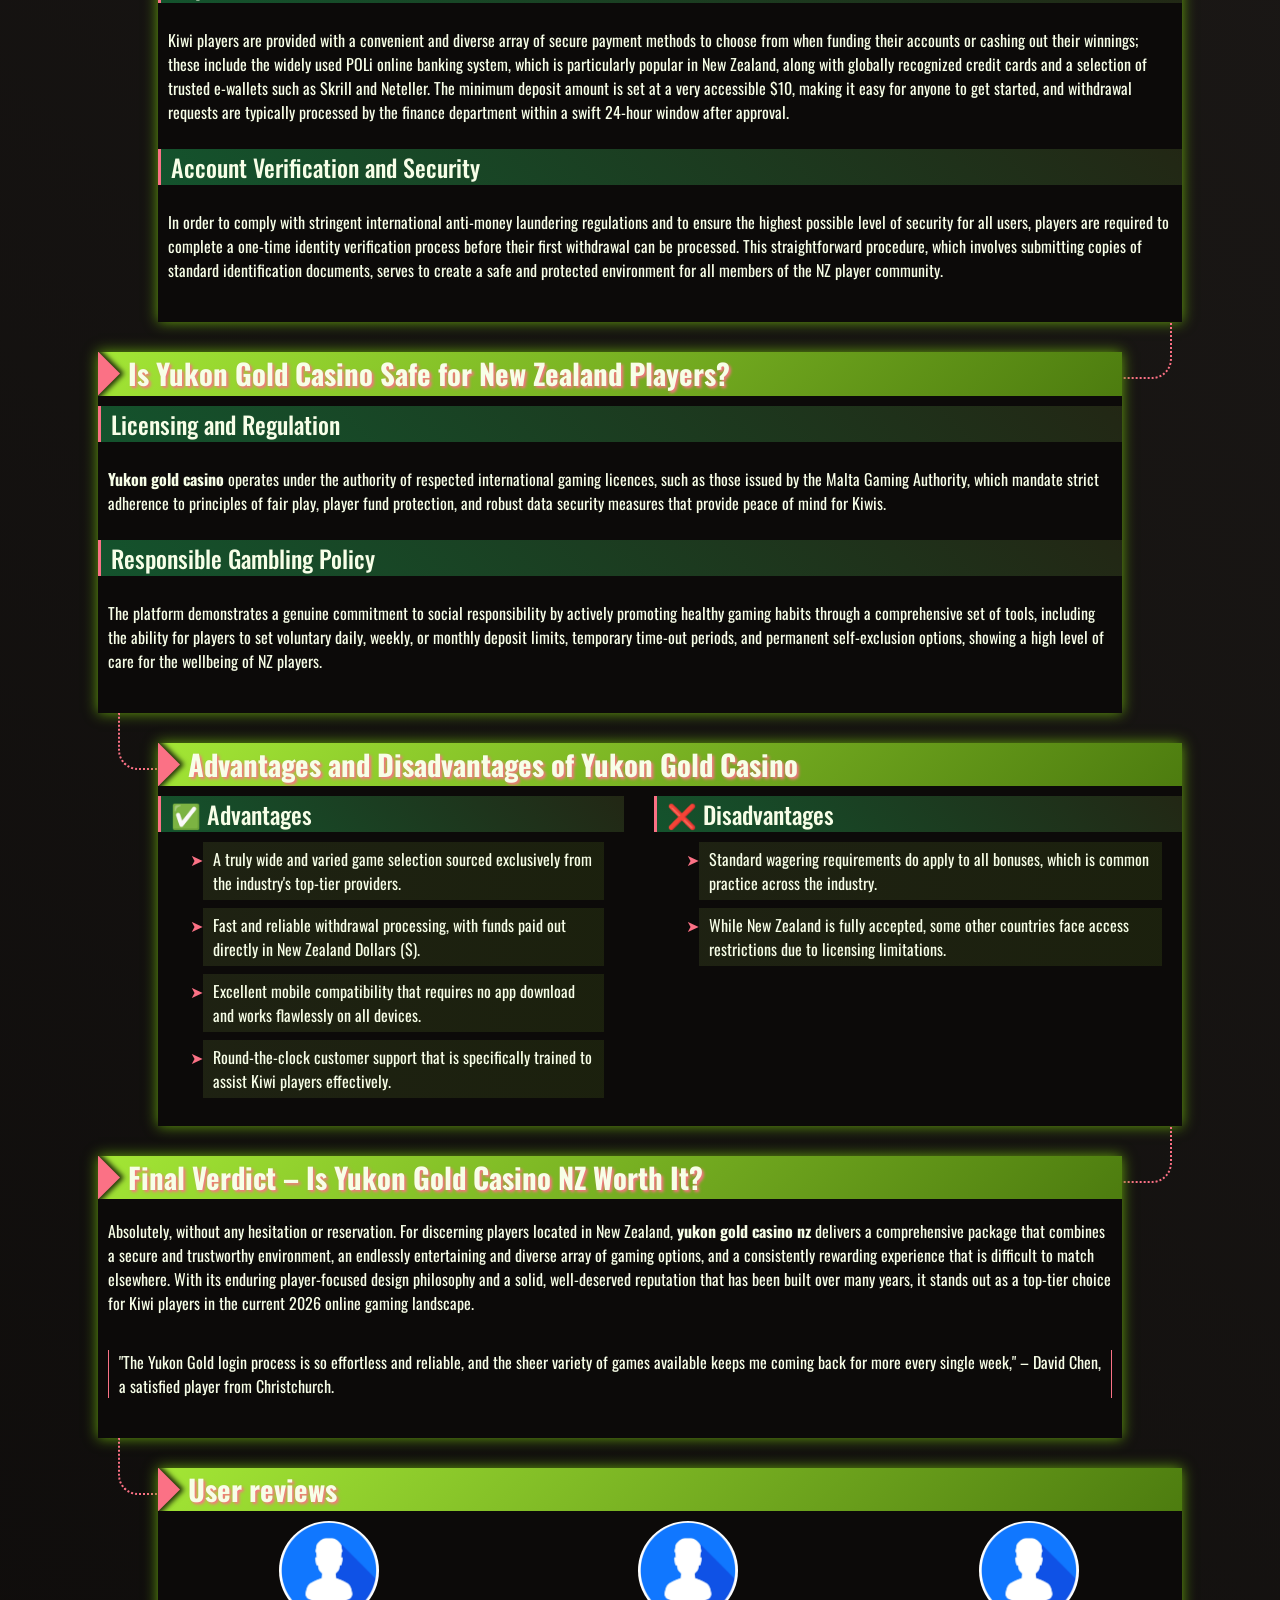
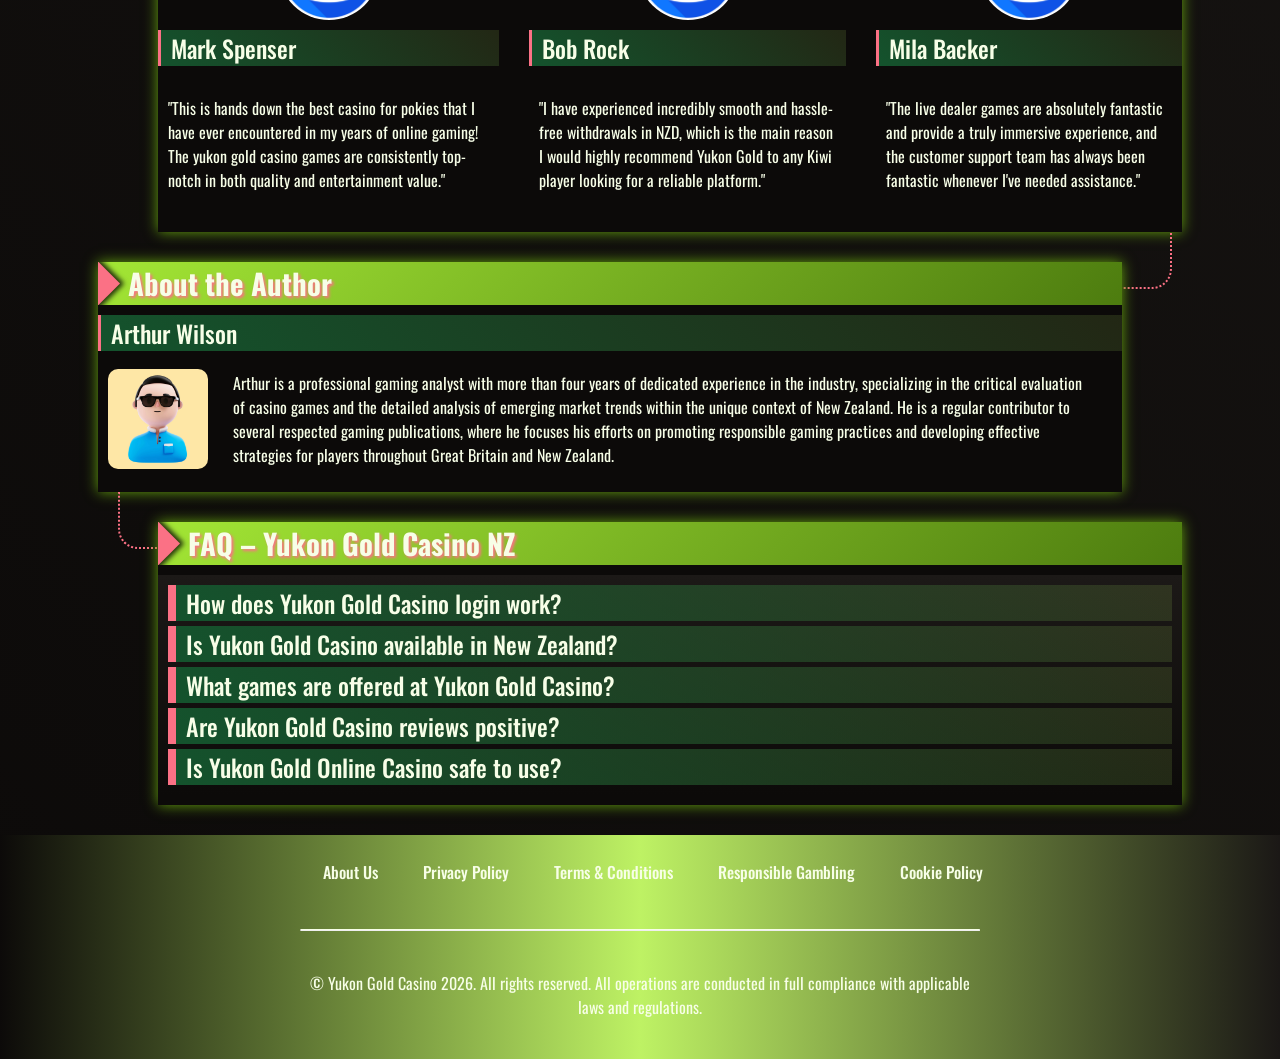
<file: en-nz/index.html>
<!DOCTYPE html>
<html lang="en-NZ">

<head>
    <meta charset="UTF-8">
    <meta name="viewport" content="width=device-width, initial-scale=1.0">
    <link rel="stylesheet" href="/style.css">
    <link rel="shortcut icon" href="/favicon.ico" type="image/x-icon">
    <title>Yukon Gold Casino NZ – Review, Login, Bonus & Games Guide</title>
    <meta name="description"
        content="Complete Yukon Gold Casino NZ review: yukon gold login, yukon gold casino games, bonuses, registration and player experience in New Zealand.">
    <meta name="googlebot" content="index,follow,noarchive">

    <link rel="alternate" hreflang="en-NZ" href="https://www.lowerhuttflowersandgifts.co.nz/en-nz/">
    <link rel="alternate" hreflang="x-default" href="https://www.lowerhuttflowersandgifts.co.nz/">
    <link rel="canonical" href="https://www.lowerhuttflowersandgifts.co.nz/en-nz/">

    <meta property="og:type" content="website" />
    <meta property="og:title" content="Yukon Gold Casino NZ – Review, Login, Bonus & Games Guide" />
    <meta property="og:description"
        content="Complete Yukon Gold Casino NZ review: yukon gold login, yukon gold casino games, bonuses, registration and player experience in New Zealand." />
    <meta property="og:url" content="https://www.lowerhuttflowersandgifts.co.nz/" />
    <meta property="og:site_name" content="Yukon Gold Casino" />
    <meta property="og:image" content="https://www.lowerhuttflowersandgifts.co.nz/img/1.webp" />
    <meta property="og:locale" content="en_NZ" />

    <meta name="twitter:card" content="summary_large_image" />
    <meta name="twitter:title" content="Yukon Gold Casino NZ – Review, Login, Bonus & Games Guide" />
    <meta name="twitter:description"
        content="Complete Yukon Gold Casino NZ review: yukon gold login, yukon gold casino games, bonuses, registration and player experience in New Zealand." />
    <meta name="twitter:image" content="https://www.lowerhuttflowersandgifts.co.nz/img/1.webp" />

    <script type="application/ld+json">
    {
        "@context": "https://schema.org",
        "@type": "Article",
        "headline": "Yukon Gold Casino NZ – Review, Login, Bonus & Games Guide",
        "description": "Complete Yukon Gold Casino NZ review: yukon gold login, yukon gold casino games, bonuses, registration and player experience in New Zealand.",
        "mainEntityOfPage": {
            "@type": "WebPage",
            "@id": "https://www.lowerhuttflowersandgifts.co.nz/"
        },
        "author": {
            "@type": "Person",
            "name": "Arthur Wilson",
            "url": "https://www.lowerhuttflowersandgifts.co.nz/"
        },
        "publisher": {
            "@type": "Organization",
            "name": "Yukon Gold Casino",
            "logo": {
                "@type": "ImageObject",
                "url": "https://www.lowerhuttflowersandgifts.co.nz/img/logo.webp"
            }
        },
        "datePublished": "2026-02-18",
        "dateModified": "2026-02-18"
    }
    </script>

    <script type="application/ld+json">
    {
        "@context": "https://schema.org",
        "@type": "WebSite",
        "url": "https://www.lowerhuttflowersandgifts.co.nz/",
        "name": "Yukon Gold Casino",
        "description": "Yukon Gold in New Zealand: gaming platform, bonuses, and comprehensive reviews.",
        "inLanguage": "en-NZ"
    }
    </script>

    <script type="application/ld+json">
    {
        "@context": "https://schema.org",
        "@type": "BreadcrumbList",
        "itemListElement": [{
                "@type": "ListItem",
                "position": 1,
                "name": "Home",
                "item": "https://www.lowerhuttflowersandgifts.co.nz/"
            },
            {
                "@type": "ListItem",
                "position": 2,
                "name": "🎰 Yukon Gold NZ",
                "item": "https://www.lowerhuttflowersandgifts.co.nz/"
            }
        ]
    }
    </script>

    <script type="application/ld+json">
    {
      "@context": "https://schema.org",
      "@type": "FAQPage",
      "mainEntity": [
        {
          "@type": "Question",
          "name": "How does Yukon Gold Casino login work?",
          "acceptedAnswer": {
            "@type": "Answer",
            "text": "To access your account, visit the official Yukon Gold Casino NZ site, click the 'Login' button, and enter your username and password. If you're a new player from New Zealand, you'll need to complete a quick registration first."
          }
        },
        {
          "@type": "Question",
          "name": "Is Yukon Gold Casino available in New Zealand?",
          "acceptedAnswer": {
            "@type": "Answer",
            "text": "Yes, Yukon Gold Casino welcomes players from New Zealand. The platform accepts NZD ($) and offers tailored support for Kiwi players, making it a popular choice in the region."
          }
        },
        {
          "@type": "Question",
          "name": "What games are offered at Yukon Gold Casino?",
          "acceptedAnswer": {
            "@type": "Answer",
            "text": "Yukon Gold Casino offers a wide variety of games including pokies (slots), blackjack, roulette, video poker, and live dealer games from leading providers."
          }
        },
        {
          "@type": "Question",
          "name": "Are Yukon Gold Casino reviews positive?",
          "acceptedAnswer": {
            "@type": "Answer",
            "text": "Most Yukon Gold Casino reviews highlight the generous welcome bonuses, the smooth yukon gold login process, and the reliable customer support. Players in New Zealand particularly appreciate the fast withdrawals in NZD."
          }
        },
        {
          "@type": "Question",
          "name": "Is Yukon Gold Online Casino safe to use?",
          "acceptedAnswer": {
            "@type": "Answer",
            "text": "Absolutely. Yukon Gold Casino operates with a reputable licence and uses advanced SSL encryption to protect Kiwi players' data and transactions."
          }
        }
      ]
    }
    </script>
</head>

<body>
    <header>
        <div class="logo">
            <a href="/"><img src="/img/logo.webp" alt="Yukon Gold Casino logo" width="140" height="70"></a>
        </div>
        <div class="header-btn">
            <a href="/play/" rel="nofollow" content="noindex" class="h-violet-btn">Register</a>
            <a href="/play/" rel="nofollow" content="noindex" class="h-accent-btn">Download</a>
        </div>
    </header>

    <main>
        <div class="promo">
            <div class="promo-l ">
                <h1>Yukon Gold Casino NZ – Complete Guide for New Zealand Players</h1>
                <p class="txt">
                    – Discover the thrill of Yukon Gold in 2026 🇳🇿
                </p>
                <p class="txt">
                    <strong>Yukon Gold Casino</strong> has systematically built a formidable reputation within the
                    global online gaming community, and for players residing in <strong>New Zealand</strong>, this
                    platform represents a harmonious blend of time-tested classic casino charm and cutting-edge modern
                    functionality that caters specifically to the preferences of the local audience. By operating with
                    an unwavering focus on the distinctive needs of the Kiwi market, <strong>yukon gold online
                        casino</strong> provides seamless and instantaneous financial transactions conducted in New
                    Zealand Dollars (NZD $), an expansive and meticulously curated library of <strong>yukon gold casino
                        games</strong> sourced from the industry's most prestigious software developers, and an
                    exceptionally user-friendly interface that reduces the learning curve for newcomers while still
                    offering the depth that seasoned veterans demand. "The sheer simplicity and speed of the Yukon Gold
                    login process is absolutely brilliant – everything you need is quite literally within two clicks
                    from the homepage," remarked Michael Thompson, a regular and enthusiastic user from the vibrant city
                    of Auckland who has been active on the platform for over eighteen months. Could it be that
                    <strong>yukon gold casino new zealand</strong> is poised to become the definitive digital
                    entertainment destination for discerning Kiwi players seeking both reliability and excitement? Let
                    us embark upon a comprehensive and meticulously detailed analytical exploration to uncover the full
                    truth behind this enduring brand.
                </p>
            </div>

            <div class="promo-gift">
                <p class="txt-accent">
                    <span class="fast-flicker">100% bonus</span> up to <span class="flicker">$200</span> welcome package
                </p>
                <a href="/play/" rel="nofollow" content="noindex" class="btn-accent">Claim Bonus</a>
            </div>
        </div>

        <div class="wrapper">

            <div class="container" id="">
                <div class="container__header">
                    <h2>What Is Yukon Gold and How Does Yukon Gold Casino Work</h2>
                </div>
                <div class="container__body">
                    <p class="txt">
                        In the increasingly crowded and competitive global landscape of internet-based gambling
                        establishments, <strong>yukon gold</strong> manages to distinguish itself through a compelling
                        and meticulously executed gold-rush aesthetic that evokes a sense of adventure and prosperity,
                        combined with a steadfast player-first philosophy that prioritizes user satisfaction above all
                        other commercial considerations. Since its initial establishment in the early 2000s, the brand
                        has undergone continuous and thoughtful evolution, adapting its technological infrastructure and
                        game offerings to meet the ever-changing demands and expectations of the modern player base
                        without ever compromising on the core values of trust and entertainment that originally fueled
                        its rise to prominence. For the contemporary Kiwi player, engaging with this platform represents
                        far more than a simple opportunity to gamble; it is about immersing oneself in a thoroughly
                        reliable and consistently exciting digital environment that values simplicity, transparency, and
                        the pure joy of gameplay above all else.
                    </p>
                    <div class="table-wrapper">
                        <table>
                            <tbody>
                                <tr>
                                    <td class="row-title">Official Website</td>
                                    <td>yukongold.com</td>
                                </tr>
                                <tr>
                                    <td class="row-title">Year Established</td>
                                    <td>2023 (rebranded)</td>
                                </tr>
                                <tr>
                                    <td class="row-title">Licence</td>
                                    <td>Malta Gaming Authority & UKGC</td>
                                </tr>
                                <tr>
                                    <td class="row-title">Game Providers</td>
                                    <td>Microgaming, NetEnt, Evolution Gaming, Play'n GO</td>
                                </tr>
                                <tr>
                                    <td class="row-title">Welcome Bonus</td>
                                    <td>100% up to $200 + 50 Free Spins</td>
                                </tr>
                                <tr>
                                    <td class="row-title">Minimum Deposit</td>
                                    <td>$10</td>
                                </tr>
                                <tr>
                                    <td class="row-title">Account Currency</td>
                                    <td>New Zealand Dollar (NZD) $ 💰</td>
                                </tr>
                                <tr>
                                    <td class="row-title">Payment Methods</td>
                                    <td>Visa/Mastercard, POLi, Skrill, Neteller, Paysafecard</td>
                                </tr>
                                <tr>
                                    <td class="row-title">Mobile App</td>
                                    <td>Instant play via browser</td>
                                </tr>
                            </tbody>
                        </table>
                    </div>
                    <h3>Overview of Yukon Gold Online Casino</h3>
                    <p class="txt">
                        <strong>Yukon gold online casino</strong> proudly operates as an integral part of a
                        well-respected and long-standing network known throughout the industry for its robust game
                        variety and unwavering commitment to customer satisfaction, offering a sleek and intuitively
                        designed interface that appeals equally to both novice players taking their first tentative
                        steps into the world of online gaming and battle-hardened veterans who demand high performance
                        and deep functionality. The platform has been fully optimized for the unique requirements of
                        players based in New Zealand, offering comprehensive support in clear and accessible English
                        while ensuring that all financial transactions are conducted smoothly and without hidden fees in
                        the local currency, thereby eliminating any potential confusion or inconvenience related to
                        exchange rates.
                    </p>
                    <h3>Difference Between Yukon Gold Casino and Yukon Gold Online Platform</h3>
                    <p class="txt">
                        While the terms are frequently used interchangeably in casual conversation and online searches,
                        it is important to recognize that <strong>yukon gold casino</strong> technically refers to the
                        overarching brand identity as a whole, encompassing everything from its proprietary downloadable
                        software client to the web-based instant-play version that has gained immense popularity in
                        recent years. The specific phrase "online platform," by way of precise contrast, serves to
                        highlight the convenient instant-play browser experience that requires no lengthy downloads or
                        installations, a feature which is increasingly preferred by players across New Zealand who value
                        the flexibility of accessing their favorite games from any device with an internet connection,
                        whether they are at home on a powerful desktop computer or on the move with a smartphone or
                        tablet.
                    </p>
                </div>
            </div>


            <div class="container" id="review">
                <div class="container__header">
                    <h2>Yukon Gold Casino Reviews – Player Experience in New Zealand</h2>
                </div>
                <div class="img">
                    <img src="/img/1.webp" alt="Yukon Gold Casino Review" width="1000" height="800">
                </div>
                <div class="container__body">
                    <p class="txt">
                        What do actual, verified Kiwi players have to say about their ongoing experiences and
                        interactions with this long-running establishment? By carefully analyzing a substantial volume
                        of genuine and unvarnished <strong>yukon gold casino reviews</strong> sourced from independent
                        forums and feedback platforms, we can observe a consistent and overwhelmingly positive pattern
                        of praise directed toward several key aspects of the operation, alongside some constructive
                        observations that help paint a complete picture of what new users can realistically expect when
                        they sign up.
                    </p>
                    <h3>Summary of Yukon Gold Casino Reviews</h3>
                    <ul class="item-list">
                        <li><strong>Exceptionally user-friendly interface:</strong> The logical and uncluttered layout
                            of the site, combined with the straightforward navigation menu, is repeatedly and
                            enthusiastically highlighted by reviewers as a major strength that enhances the overall
                            enjoyment of the platform.</li>
                        <li><strong>Generous and rewarding bonuses:</strong> The initial welcome package designed to
                            attract new players, along with the ongoing array of promotions aimed at retaining existing
                            customers, consistently receives highly positive feedback for its tangible value and clear
                            terms.</li>
                        <li><strong>Extensive game selection:</strong> The sheer quality, diversity, and sheer number of
                            gaming options available, ranging from classic three-reel pokies to immersive live dealer
                            tables, are frequently praised in detailed user testimonials.</li>
                        <li><strong>Responsive customer support:</strong> The quick, helpful, and empathetic responses
                            provided by the support team, especially when addressing questions or concerns from players
                            based in New Zealand, are a recurring theme in positive reviews.</li>
                    </ul>
                    <h3>Common Feedback About Yukon Gold Casino NZ</h3>
                    <ol>
                        <li><strong>High trust factor:</strong> Players consistently report feeling completely secure
                            and confident in their interactions with the platform, a sentiment that is directly
                            attributable to the casino's well-established reputation and longevity in the market.</li>
                        <li><strong>Transparent bonus communication:</strong> The clear and unambiguous presentation of
                            bonus terms and conditions, which avoids the confusing legalese and hidden traps found on
                            some competing sites, leads to far fewer disputes and misunderstandings between the casino
                            and its players.</li>
                        <li><strong>Appreciation for market focus:</strong> The fact that the casino has made a
                            deliberate effort to tailor its services specifically for the New Zealand market, rather
                            than simply offering a generic global product, is noticed and genuinely appreciated by Kiwi
                            users.</li>
                        <li><strong>Fast payout processing:</strong> The speed at which withdrawal requests are
                            processed and funds are made available to players, particularly when transactions are
                            conducted in NZD, is consistently cited as a major competitive advantage.</li>
                    </ol>
                    <p class="txt quote">
                        "I spent several days reading through various Yukon Gold Casino reviews before I finally felt
                        confident enough to make my first deposit, and I am genuinely happy to report that the reality
                        of the experience absolutely matched the considerable hype, especially regarding the
                        impressively fast withdrawals in our local currency," – shares Chloe Williams, a satisfied
                        player from the capital city of Wellington.
                    </p>
                </div>
            </div>


            <div class="container" id="inscription">
                <div class="container__header">
                    <h2>Yukon Gold Casino Login & Yukon Gold Login Guide</h2>
                </div>
                <div class="container__body">
                    <div class="img">
                        <img src="/img/2.webp" alt="Yukon Gold Casino Login" width="1000" height="800">
                    </div>
                    <h3>Step-by-Step Yukon Gold Casino Login Process</h3>
                    <ol>
                        <li>Navigate your preferred web browser to the official and secure <strong>yukon gold casino
                                nz</strong> website, ensuring that you are on the authentic domain to protect your
                            personal information.</li>
                        <li>Locate and click the prominently displayed "Login" button, which is typically situated in
                            the top right-hand corner of the homepage for maximum visibility and ease of access.</li>
                        <li>On the subsequent secure page, accurately enter your unique username and the corresponding
                            password that you established during the initial registration process, taking care to check
                            for correct capitalization.</li>
                        <li>Finally, click the "Sign In" button to be instantly granted access to your personal account
                            dashboard, where you can manage funds, browse games, and claim available bonuses.</li>
                    </ol>
                    <h3>Troubleshooting Yukon Gold Login Issues</h3>
                    <p class="txt">If you happen to encounter any unexpected difficulties during the login procedure,
                        the first and most effective step is to utilize the "Forgot Password" link located beneath the
                        login fields, which will initiate a secure password reset process via your registered email
                        address; should this not resolve the issue, the platform's dedicated 24/7 customer support team
                        is standing by to provide immediate assistance, and for players based in New Zealand, most
                        common login-related problems are diagnosed and resolved within a matter of just a few minutes.
                    </p>
                </div>
            </div>


            <div class="container" id="games">
                <div class="container__header">
                    <h2>Yukon Gold Casino Games and Entertainment Options</h2>
                </div>
                <div class="container__body">
                    <div class="img"><img src="/img/3.webp" alt="Yukon Gold Casino Login" width="1000" height="800">
                    </div>
                    <h3>Popular Yukon Gold Casino Games</h3>
                    <p class="txt">The platform proudly hosts a vast and diverse collection of hundreds of individual
                        titles, spanning everything from the most beloved classic fruit machines to the latest immersive
                        and feature-rich video slots that push the boundaries of graphical fidelity and gameplay
                        innovation.</p>
                    <ul>
                        <li>🎰 <strong>Popular Pokies:</strong> The legendary progressive jackpot network featuring Mega
                            Moolah, the wildly popular Thunderstruck II with its Norse mythology theme, and the darkly
                            romantic Immortal Romance.</li>
                        <li>♠️ <strong>Classic Table Games:</strong> An extensive selection of multiple Blackjack and
                            Roulette variants, each offering slightly different rules and side bets to cater to every
                            possible playing style and preference.</li>
                        <li>🎥 <strong>Immersive Live Casino:</strong> A state-of-the-art live dealer studio experience
                            that streams real tables directly to your device, complete with professional croupiers and
                            real-time interaction for an authentically immersive casino atmosphere.</li>
                    </ul>
                    <h3>Slots, Table Games and Live Casino at Yukon Gold Online Casino</h3>
                    <p class="txt"><strong>Yukon gold online casino</strong> has established strong and enduring
                        partnerships with the industry's most prestigious and innovative software providers, a strategic
                        move that ensures consistently high graphical quality, mathematically fair game mechanics, and a
                        steady stream of new and exciting content releases. Whether your personal preference leans
                        toward the solitary thrill of spinning the reels on a feature-packed video slot, the strategic
                        challenge of testing your skills against the house in a game of blackjack, or the social
                        interaction of joining a live roulette table, there is genuinely something for every single Kiwi
                        player within this expansive gaming library.</p>
                </div>
            </div>


            <div class="container" id="availability">
                <div class="container__header">
                    <h2>Yukon Gold Casino New Zealand – Availability & Access</h2>
                </div>
                <div class="container__body">
                    <h3>Is Yukon Gold Casino Available in New Zealand?</h3>
                    <p class="txt">Yes, without any shadow of a doubt, <strong>yukon gold casino new zealand</strong>
                        not only welcomes players from this beautiful island nation with open arms but actively tailors
                        its services to meet their specific needs; the website is fully and unrestricted accessible from
                        any internet connection within the country, and all financial transactions are processed
                        smoothly and efficiently in New Zealand Dollars, eliminating any concerns about foreign exchange
                        fees.</p>
                    <h3>Playing at Yukon Gold Casino NZ on Desktop & Mobile</h3>
                    <p class="txt">The entire platform has been built upon a foundation of responsive web design
                        principles, meaning that it adapts its layout and functionality perfectly to the screen size and
                        input method of whatever device you happen to be using at the moment. Kiwi players can thus
                        enjoy a seamless and uninterrupted gaming experience while on the go, without being forced to
                        download any additional software or compromise on the quality of the graphics or the speed of
                        the gameplay.</p>
                </div>
            </div>


            <div class="container" id="bonus">
                <div class="container__header">
                    <h2>Bonuses at Yukon Gold Casino NZ</h2>
                </div>
                <div class="container__body">
                    <div class="img">
                        <img src="/img/4.webp" alt="Yukon Gold Casino Bonus" width="1000" height="800">
                    </div>
                    <h3>Welcome Bonus at Yukon Gold Online Casino</h3>
                    <p class="txt">Newly registered players hailing from New Zealand are greeted with a genuinely
                        generous and enticing welcome package upon making their first qualifying deposit: a full 100%
                        match bonus up to a maximum value of $200, accompanied by an additional 50 free spins that can
                        be used on a selection of the most popular and engaging video pokies currently available on the
                        platform, providing an excellent starting bankroll.</p>
                    <h3>Bonus Terms and Wagering Requirements</h3>
                    <p class="txt">All bonuses offered by the casino, including the welcome package, come with fair and
                        clearly disclosed wagering requirements that are typically set at a reasonable 30x the bonus
                        amount, a standard industry figure that is designed to be achievable for the average player. It
                        is always strongly advisable to carefully read and fully understand the specific terms and
                        conditions associated with any promotion before opting in, as this knowledge will empower you to
                        make the most of your <strong>yukon gold</strong> experience and avoid any potential
                        misunderstandings.</p>
                </div>
            </div>


            <div class="container" id="alternative">
                <div class="container__header">
                    <h2>Alternative Searches: yukong gold and Similar Variations</h2>
                </div>
                <div class="container__body">
                    <h3>Why Do Users Search for “yukong gold”?</h3>
                    <p class="txt">It is a relatively common occurrence in the world of online search that players, in
                        their haste or due to simple typographical errors, will inadvertently misspell the brand name
                        "Yukon" as "Yukong," leading to a significant volume of queries for the term <strong>yukong
                            gold</strong>. This is a natural phenomenon given the similar sound and keyboard proximity
                        of the letters involved, but the good news is that these searches are generally understood by
                        search engines and will ultimately lead users to the correct and trusted platform they were
                        originally seeking.</p>
                    <h3>Is Yukong Gold the Same as Yukon Gold Casino?</h3>
                    <p class="txt">Yes, for all practical and commercial intents and purposes, the search term "yukong
                        gold" refers to the exact same <strong>yukon gold casino</strong> brand that is the subject of
                        this comprehensive guide. The brand itself is flexible and recognizes these common variations as
                        legitimate attempts to find their services, ensuring that potential players are not lost or
                        confused simply because of a minor spelling mistake.</p>
                </div>
            </div>


            <div class="container" id="payments">
                <div class="container__header">
                    <h2>Payments and Account Management at Yukon Gold Casino</h2>
                </div>
                <div class="container__body">
                    <h3>Deposits and Withdrawals for NZ Players</h3>
                    <p class="txt">Kiwi players are provided with a convenient and diverse array of secure payment
                        methods to choose from when funding their accounts or cashing out their winnings; these include
                        the widely used POLi online banking system, which is particularly popular in New Zealand, along
                        with globally recognized credit cards and a selection of trusted e-wallets such as Skrill and
                        Neteller. The minimum deposit amount is set at a very accessible $10, making it easy for anyone
                        to get started, and withdrawal requests are typically processed by the finance department within
                        a swift 24-hour window after approval.</p>
                    <h3>Account Verification and Security</h3>
                    <p class="txt">In order to comply with stringent international anti-money laundering regulations and
                        to ensure the highest possible level of security for all users, players are required to complete
                        a one-time identity verification process before their first withdrawal can be processed. This
                        straightforward procedure, which involves submitting copies of standard identification
                        documents, serves to create a safe and protected environment for all members of the NZ player
                        community.</p>
                </div>
            </div>


            <div class="container" id="safety">
                <div class="container__header">
                    <h2>Is Yukon Gold Casino Safe for New Zealand Players?</h2>
                </div>
                <div class="container__body">
                    <h3>Licensing and Regulation</h3>
                    <p class="txt"><strong>Yukon gold casino</strong> operates under the authority of respected
                        international gaming licences, such as those issued by the Malta Gaming Authority, which mandate
                        strict adherence to principles of fair play, player fund protection, and robust data security
                        measures that provide peace of mind for Kiwis.</p>
                    <h3>Responsible Gambling Policy</h3>
                    <p class="txt">The platform demonstrates a genuine commitment to social responsibility by actively
                        promoting healthy gaming habits through a comprehensive set of tools, including the ability for
                        players to set voluntary daily, weekly, or monthly deposit limits, temporary time-out periods,
                        and permanent self-exclusion options, showing a high level of care for the wellbeing of NZ
                        players.</p>
                </div>
            </div>


            <div class="container" id="proscons">
                <div class="container__header">
                    <h2>Advantages and Disadvantages of Yukon Gold Casino</h2>
                </div>
                <div class="container__body">
                    <div class="comparison-list">
                        <div>
                            <h3>✅ Advantages</h3>
                            <ul>
                                <li>A truly wide and varied game selection sourced exclusively from the industry's
                                    top-tier providers.</li>
                                <li>Fast and reliable withdrawal processing, with funds paid out directly in New Zealand
                                    Dollars ($).</li>
                                <li>Excellent mobile compatibility that requires no app download and works flawlessly on
                                    all devices.</li>
                                <li>Round-the-clock customer support that is specifically trained to assist Kiwi players
                                    effectively.</li>
                            </ul>
                        </div>
                        <div>
                            <h3>❌ Disadvantages</h3>
                            <ul>
                                <li>Standard wagering requirements do apply to all bonuses, which is common practice
                                    across the industry.</li>
                                <li>While New Zealand is fully accepted, some other countries face access restrictions
                                    due to licensing limitations.</li>
                            </ul>
                        </div>
                    </div>
                </div>
            </div>


            <div class="container" id="verdict">
                <div class="container__header">
                    <h2>Final Verdict – Is Yukon Gold Casino NZ Worth It?</h2>
                </div>
                <div class="container__body">
                    <p class="txt">Absolutely, without any hesitation or reservation. For discerning players located in
                        New Zealand, <strong>yukon gold casino nz</strong> delivers a comprehensive package that
                        combines a secure and trustworthy environment, an endlessly entertaining and diverse array of
                        gaming options, and a consistently rewarding experience that is difficult to match elsewhere.
                        With its enduring player-focused design philosophy and a solid, well-deserved reputation that
                        has been built over many years, it stands out as a top-tier choice for Kiwi players in the
                        current 2026 online gaming landscape.</p>
                    <p class="txt quote">"The Yukon Gold login process is so effortless and reliable, and the sheer
                        variety of games available keeps me coming back for more every single week," – David Chen, a
                        satisfied player from Christchurch.</p>
                </div>
            </div>


            <div class="container" id="user-reviews">
                <div class="container__header">
                    <h2>User reviews</h2>
                </div>
                <div class="container__body">
                    <div class="comparison-list">
                        <div class="rewiev-item">
                            <img src="/img/user.webp" alt="User1" class="user-img">
                            <h3>Mark Spenser</h3>
                            <p class="txt">"This is hands down the best casino for pokies that I have ever encountered
                                in my years of online gaming! The yukon gold casino games are consistently top-notch in
                                both quality and entertainment value."</p>
                        </div>
                        <div class="rewiev-item">
                            <img src="/img/user.webp" alt="user2" class="user-img">
                            <h3>Bob Rock</h3>
                            <p class="txt">"I have experienced incredibly smooth and hassle-free withdrawals in NZD,
                                which is the main reason I would highly recommend Yukon Gold to any Kiwi player looking
                                for a reliable platform."</p>
                        </div>
                        <div class="rewiev-item">
                            <img src="/img/user.webp" alt="user3" class="user-img">
                            <h3>Mila Backer</h3>
                            <p class="txt">"The live dealer games are absolutely fantastic and provide a truly immersive
                                experience, and the customer support team has always been fantastic whenever I've needed
                                assistance."</p>
                        </div>
                    </div>
                </div>
            </div>


            <div class="container" id="author">
                <div class="container__header">
                    <h2>About the Author</h2>
                </div>
                <div class="container__body">
                    <h3>Arthur Wilson</h3>
                    <div class="about-author">
                        <img src="/img/author.webp" alt="Author" class="author-img">
                        <p class="txt">Arthur is a professional gaming analyst with more than four years of dedicated
                            experience in the industry, specializing in the critical evaluation of casino games and the
                            detailed analysis of emerging market trends within the unique context of New Zealand. He is
                            a regular contributor to several respected gaming publications, where he focuses his efforts
                            on promoting responsible gaming practices and developing effective strategies for players
                            throughout Great Britain and New Zealand.</p>
                    </div>
                </div>
            </div>


            <div class="container" id="faq">
                <div class="container__header">
                    <h2>FAQ – Yukon Gold Casino NZ</h2>
                </div>
                <div class="faq-content">
                    <details class="qa-content__item">
                        <summary>
                            <h3 class="qa-title">How does Yukon Gold Casino login work?</h3>
                        </summary>
                        <div class="qa-answaer">Simply visit the official casino website, locate and click the clearly
                            marked "Login" button situated in the top navigation bar, and then proceed to accurately
                            enter your unique username and the confidential password that you created during the initial
                            account registration phase.</div>
                    </details>
                    <details class="qa-content__item">
                        <summary>
                            <h3 class="qa-title">Is Yukon Gold Casino available in New Zealand?</h3>
                        </summary>
                        <div class="qa-answaer">Yes, the casino not only fully accepts players from New Zealand but also
                            actively caters to them by processing all transactions in New Zealand Dollars ($) and
                            providing customer support during convenient hours for the region.</div>
                    </details>
                    <details class="qa-content__item">
                        <summary>
                            <h3 class="qa-title">What games are offered at Yukon Gold Casino?</h3>
                        </summary>
                        <div class="qa-answaer">Players can enjoy an extensive and diverse library of entertainment
                            options, including hundreds of video pokies, numerous classic table games like blackjack and
                            roulette, several varieties of video poker, and a fully immersive live dealer casino
                            experience.</div>
                    </details>
                    <details class="qa-content__item">
                        <summary>
                            <h3 class="qa-title">Are Yukon Gold Casino reviews positive?</h3>
                        </summary>
                        <div class="qa-answaer">The overwhelming majority of player reviews are highly positive, with
                            consistent praise directed toward the generous bonus structure, the impressive variety of
                            games, and the exceptionally smooth and reliable login process.</div>
                    </details>
                    <details class="qa-content__item">
                        <summary>
                            <h3 class="qa-title">Is Yukon Gold Online Casino safe to use?</h3>
                        </summary>
                        <div class="qa-answaer">Absolutely; it is demonstrably safe, as the platform employs advanced
                            SSL encryption technology to protect all sensitive data and operates under the strict
                            oversight of a reputable international gaming licence.</div>
                    </details>
                </div>
            </div>
        </div>

        <div class="top-btn">
            <a href="#"></a>
        </div>
        <input type="checkbox" id="cookie-check" class="cookie-checkbox" hidden>
        <div class="cookie-modal">
            <div class="icon">
                <img src="/img/cookie_icon.webp" alt="cookie icon">
            </div>
            <p class="txt">We use cookies to provide you with the best possible experience. By continuing
                to browse the site and clicking the "I agree" button, you provide your explicit consent to the use of
                cookies.</p>
            <label for="cookie-check" class="h-violet-btn agree">I agree</label>
        </div>
    </main>

    <footer>
        <ul class="f-nav">
            <li><a href="/about-us/">About Us</a></li>
            <li><a href="/privacy-policy/">Privacy Policy</a></li>
            <li><a href="/terms-and-conditions/">Terms & Conditions</a></li>
            <li><a href="/responsible-gambling/">Responsible Gambling</a></li>
            <li><a href="/cookie-policy/">Cookie Policy</a></li>
        </ul>
        <hr>
        <p class="txt">© Yukon Gold Casino 2026. All rights reserved. All operations are conducted in full compliance
            with applicable laws and regulations.</p>
    </footer>
</body>

</html>
</file>
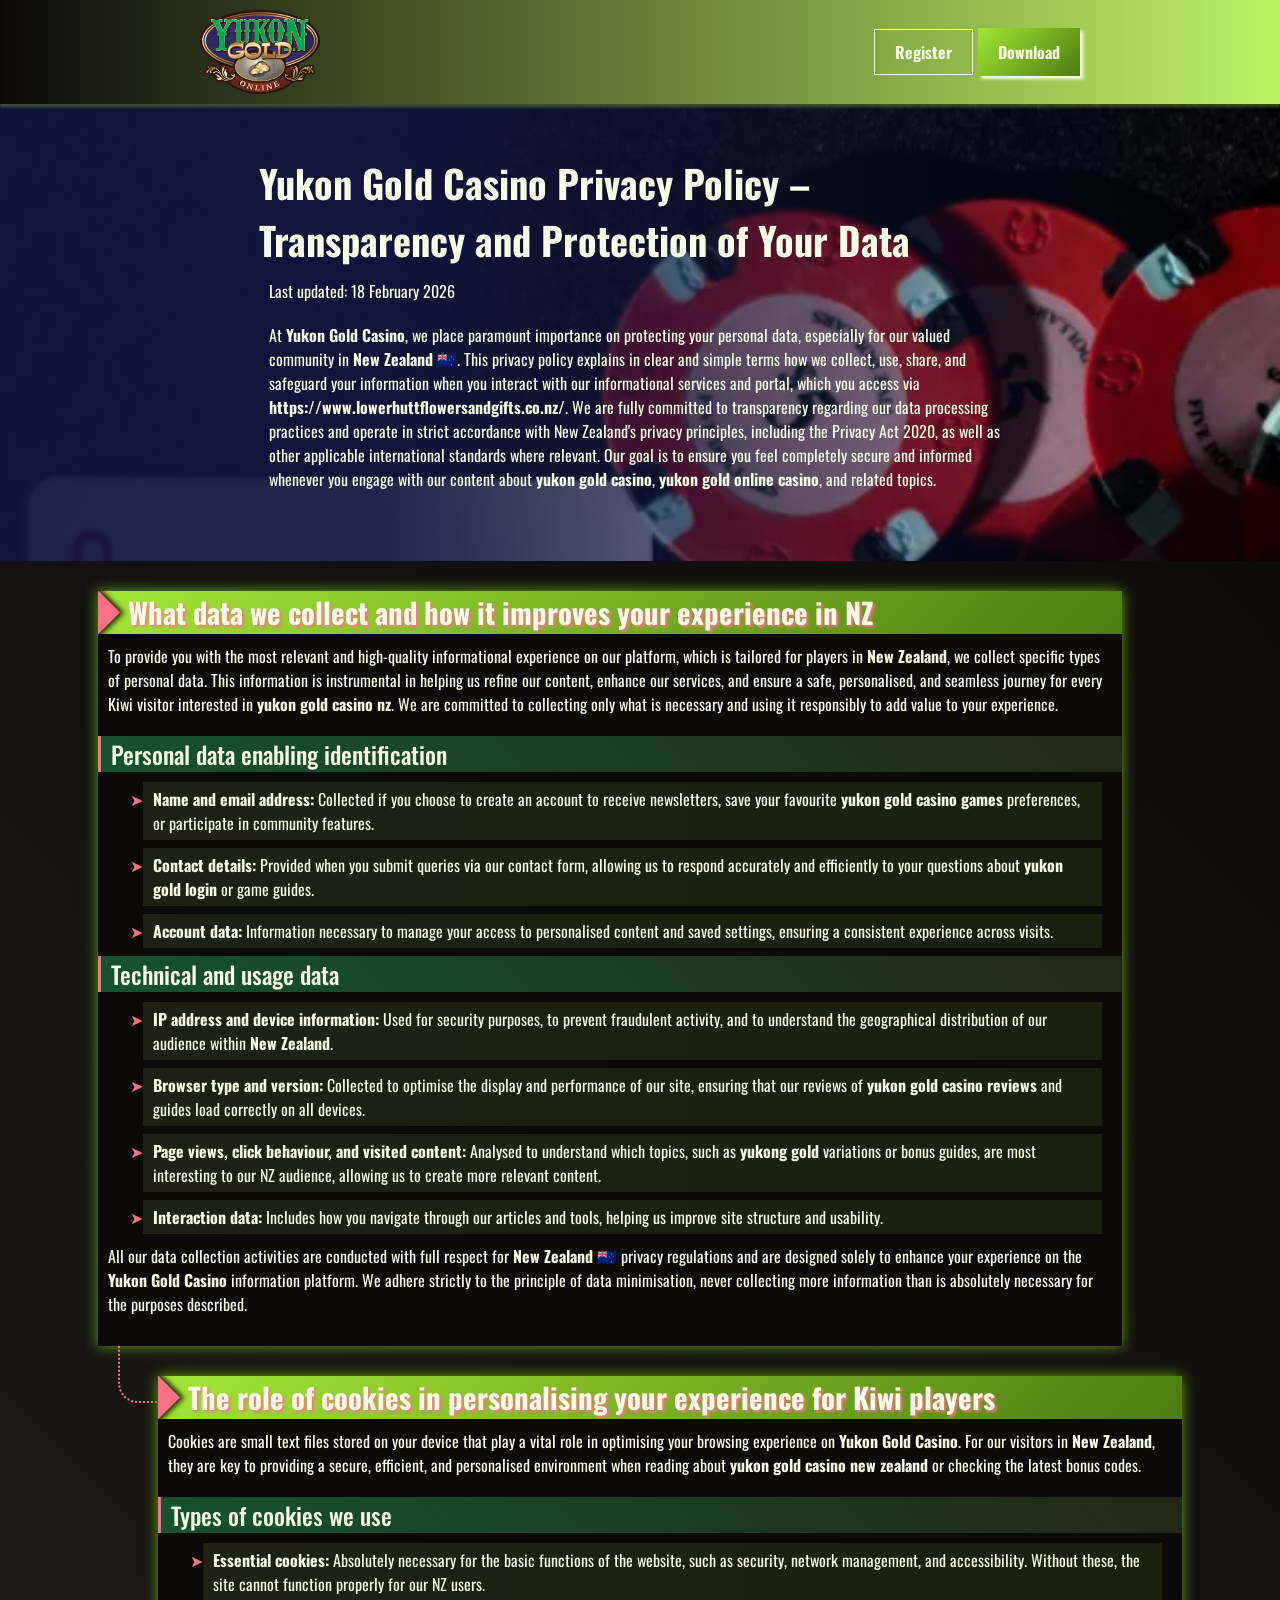
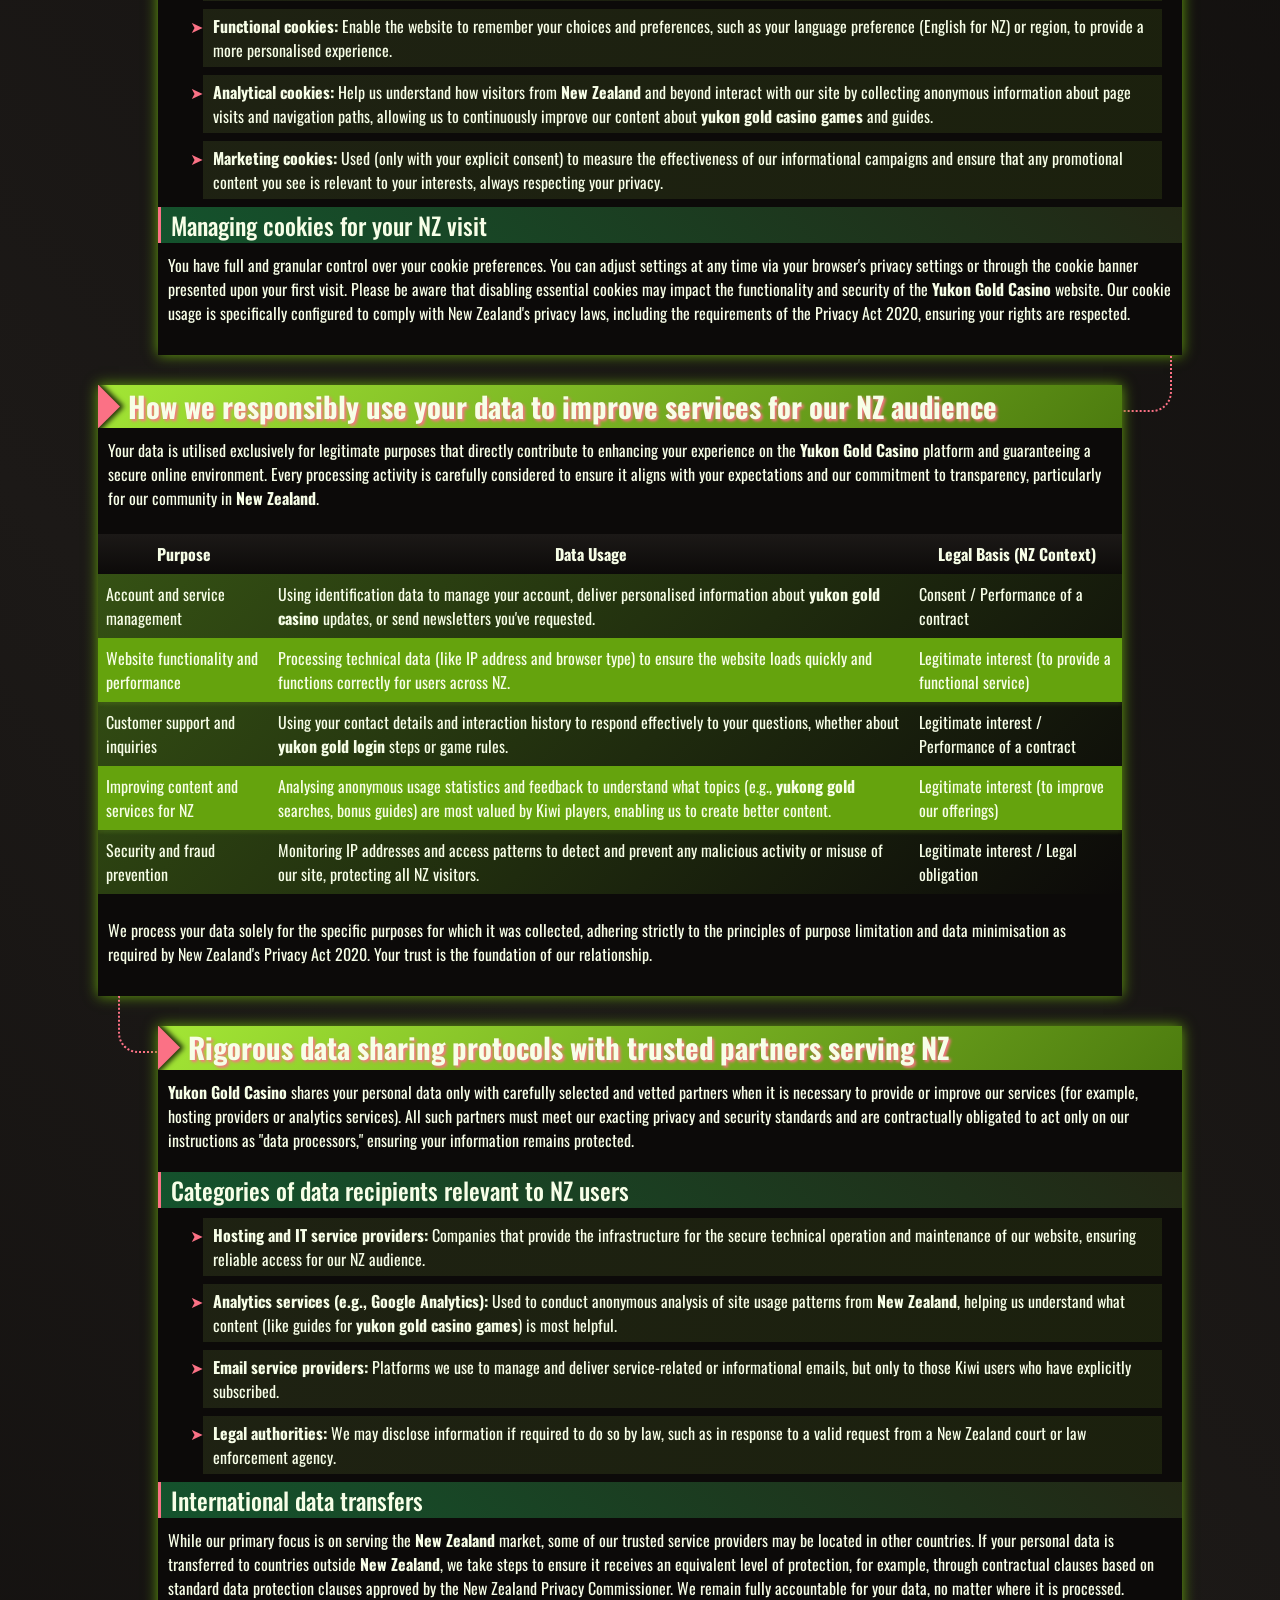
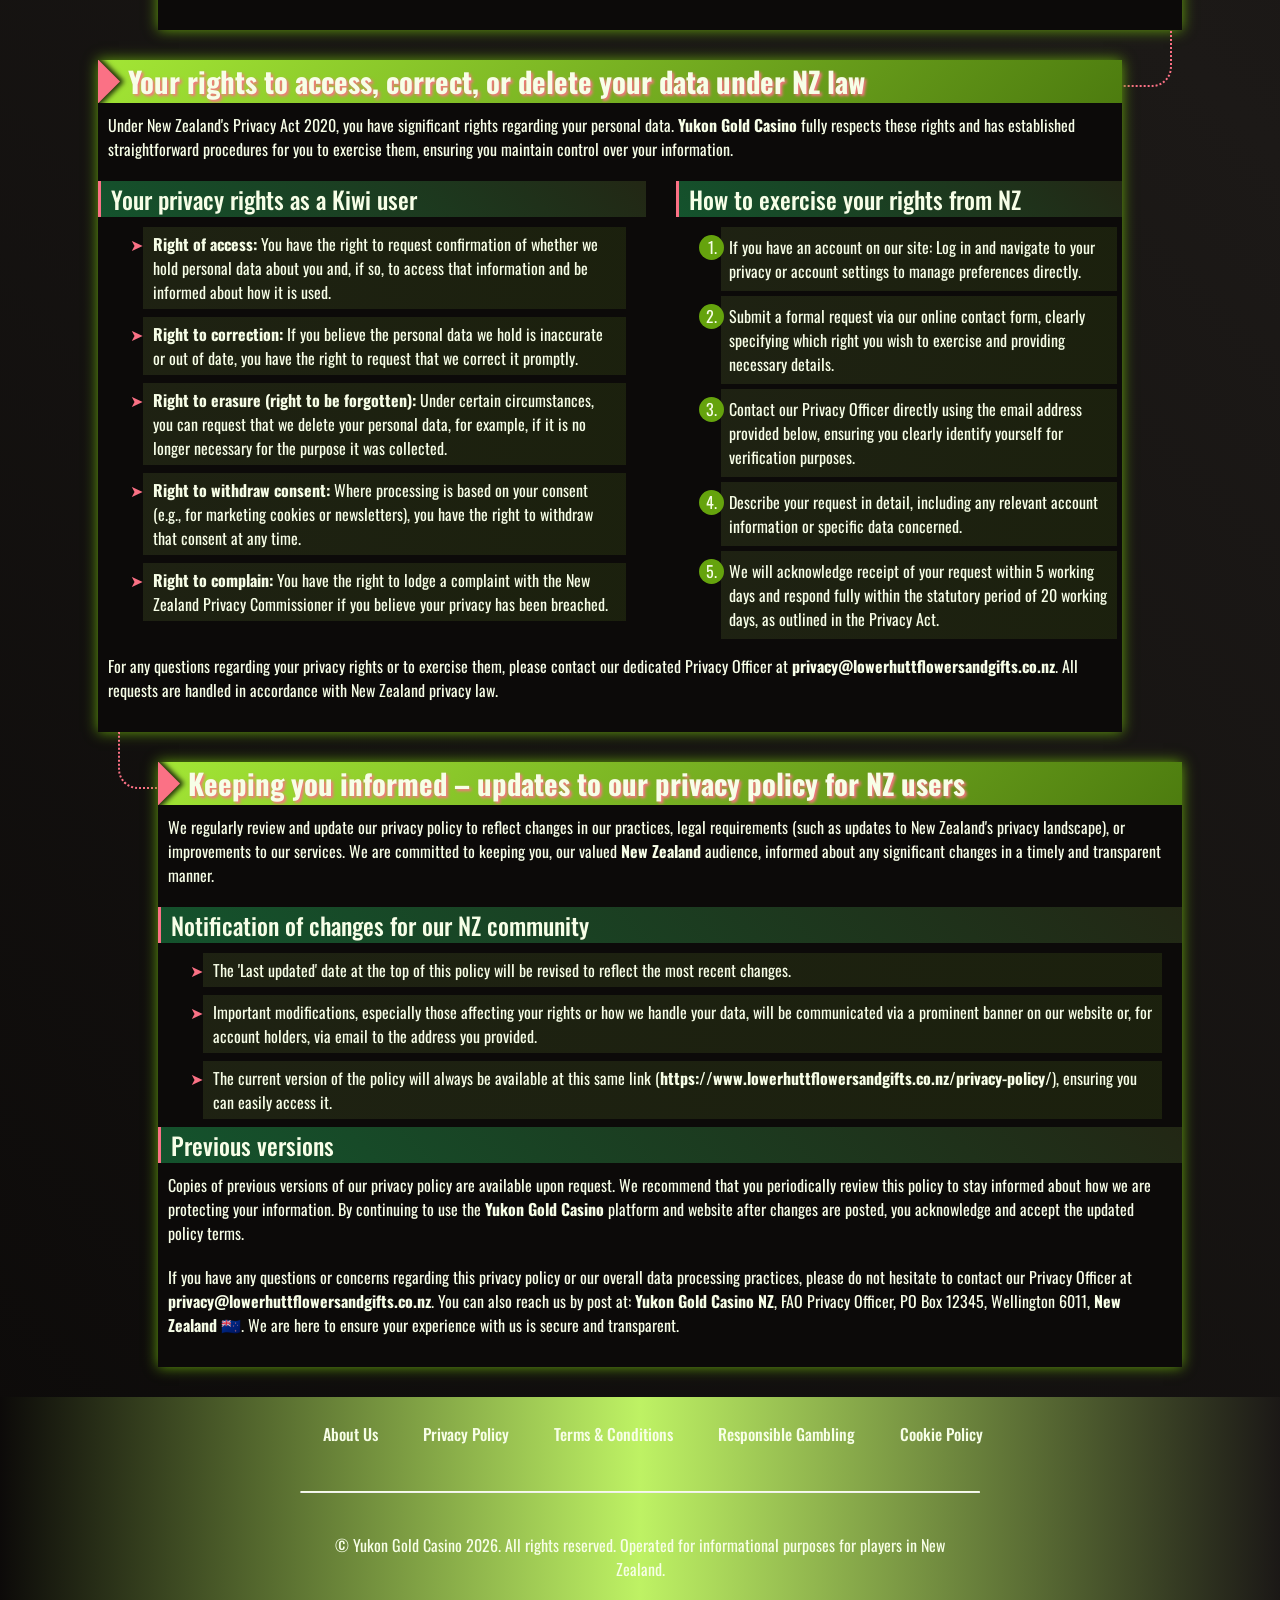
<file: privacy-policy/index.html>
<!DOCTYPE html>
<html lang="en">

<head>
    <meta charset="UTF-8">
    <meta name="viewport" content="width=device-width, initial-scale=1.0">
    <link rel="stylesheet" href="/style.css">
    <link rel="shortcut icon" href="/favicon.ico" type="image/x-icon">
    <title>Yukon Gold Casino – Privacy Policy - Your Data Protection in NZ</title>
    <meta name="description"
        content="Yukon Gold Casino NZ ensures full transparency in data processing. Learn how we safely collect, protect, and use your information for a secure and personalised experience in New Zealand.">
    <meta name="googlebot" content="index,follow,noarchive">

    <link rel="canonical" href="https://www.lowerhuttflowersandgifts.co.nz/privacy-policy/">

    <meta property="og:type" content="website" />
    <meta property="og:title" content="Yukon Gold Casino – Privacy Policy - Your Data Protection in NZ" />
    <meta property="og:description" content="Yukon Gold Casino NZ guarantees full transparency in data processing." />
    <meta property="og:url" content="https://www.lowerhuttflowersandgifts.co.nz/privacy-policy/" />
    <meta property="og:site_name" content="Yukon Gold Casino" />
    <meta property="og:locale" content="en_NZ" />

    <script type="application/ld+json">
    {
        "@context": "https://schema.org",
        "@type": "WebPage",
        "name": "Yukon Gold Casino Privacy Policy",
        "description": "Yukon Gold Casino NZ privacy policy - transparent data protection for Kiwi users.",
        "url": "https://www.lowerhuttflowersandgifts.co.nz/privacy-policy/",
        "inLanguage": "en-NZ"
    }
    </script>
</head>

<body>

    <header>
        <div class="logo">
            <a href="/"><img src="/img/logo.webp" alt="Yukon Gold Casino logo" width="140" height="70"></a>
        </div>

        <div class="header-btn">
            <a href="/play/" rel="nofollow" content="noindex" class="h-violet-btn">Register</a>
            <a href="/play/" rel="nofollow" content="noindex" class="h-accent-btn">Download</a>
        </div>
    </header>

    <main>
        <div class="promo">
            <div class="promo-l">
                <h1>Yukon Gold Casino Privacy Policy – Transparency and Protection of Your Data</h1>
                <p class="txt">
                    Last updated: 18 February 2026
                </p>
                <p class="txt">
                    At <strong>Yukon Gold Casino</strong>, we place paramount importance on protecting your personal
                    data, especially for our valued community in <strong>New Zealand</strong> 🇳🇿. This privacy policy
                    explains in clear and simple terms how we collect, use, share, and safeguard your information when
                    you interact with our informational services and portal, which you access via
                    <strong>https://www.lowerhuttflowersandgifts.co.nz/</strong>. We are fully committed to transparency
                    regarding our data processing practices and operate in strict accordance with New Zealand's privacy
                    principles, including the Privacy Act 2020, as well as other applicable international standards
                    where relevant. Our goal is to ensure you feel completely secure and informed whenever you engage
                    with our content about <strong>yukon gold casino</strong>, <strong>yukon gold online
                        casino</strong>, and related topics.
                </p>
            </div>
        </div>

        <div class="wrapper">
            <div class="container">
                <div class="container__header">
                    <h2>What data we collect and how it improves your experience in NZ</h2>
                </div>
                <p class="txt">
                    To provide you with the most relevant and high-quality informational experience on our platform,
                    which is tailored for players in <strong>New Zealand</strong>, we collect specific types of personal
                    data. This information is instrumental in helping us refine our content, enhance our services, and
                    ensure a safe, personalised, and seamless journey for every Kiwi visitor interested in <strong>yukon
                        gold casino nz</strong>. We are committed to collecting only what is necessary and using it
                    responsibly to add value to your experience.
                </p>

                <h3>Personal data enabling identification</h3>
                <ul>
                    <li><strong>Name and email address:</strong> Collected if you choose to create an account to receive
                        newsletters, save your favourite <strong>yukon gold casino games</strong> preferences, or
                        participate in community features.</li>
                    <li><strong>Contact details:</strong> Provided when you submit queries via our contact form,
                        allowing us to respond accurately and efficiently to your questions about <strong>yukon gold
                            login</strong> or game guides.</li>
                    <li><strong>Account data:</strong> Information necessary to manage your access to personalised
                        content and saved settings, ensuring a consistent experience across visits.</li>
                </ul>

                <h3>Technical and usage data</h3>
                <ul>
                    <li><strong>IP address and device information:</strong> Used for security purposes, to prevent
                        fraudulent activity, and to understand the geographical distribution of our audience within
                        <strong>New Zealand</strong>.
                    </li>
                    <li><strong>Browser type and version:</strong> Collected to optimise the display and performance of
                        our site, ensuring that our reviews of <strong>yukon gold casino reviews</strong> and guides
                        load correctly on all devices.</li>
                    <li><strong>Page views, click behaviour, and visited content:</strong> Analysed to understand which
                        topics, such as <strong>yukong gold</strong> variations or bonus guides, are most interesting to
                        our NZ audience, allowing us to create more relevant content.</li>
                    <li><strong>Interaction data:</strong> Includes how you navigate through our articles and tools,
                        helping us improve site structure and usability.</li>
                </ul>

                <p class="txt">
                    All our data collection activities are conducted with full respect for <strong>New Zealand</strong>
                    🇳🇿 privacy regulations and are designed solely to enhance your experience on the <strong>Yukon
                        Gold Casino</strong> information platform. We adhere strictly to the principle of data
                    minimisation, never collecting more information than is absolutely necessary for the purposes
                    described.
                </p>
            </div>

            <div class="container">
                <div class="container__header">
                    <h2>The role of cookies in personalising your experience for Kiwi players</h2>
                </div>
                <p class="txt">
                    Cookies are small text files stored on your device that play a vital role in optimising your
                    browsing experience on <strong>Yukon Gold Casino</strong>. For our visitors in <strong>New
                        Zealand</strong>, they are key to providing a secure, efficient, and personalised environment
                    when reading about <strong>yukon gold casino new zealand</strong> or checking the latest bonus
                    codes.
                </p>

                <h3>Types of cookies we use</h3>
                <ul>
                    <li><strong>Essential cookies:</strong> Absolutely necessary for the basic functions of the website,
                        such as security, network management, and accessibility. Without these, the site cannot function
                        properly for our NZ users.</li>
                    <li><strong>Functional cookies:</strong> Enable the website to remember your choices and
                        preferences, such as your language preference (English for NZ) or region, to provide a more
                        personalised experience.</li>
                    <li><strong>Analytical cookies:</strong> Help us understand how visitors from <strong>New
                            Zealand</strong> and beyond interact with our site by collecting anonymous information about
                        page visits and navigation paths, allowing us to continuously improve our content about
                        <strong>yukon gold casino games</strong> and guides.
                    </li>
                    <li><strong>Marketing cookies:</strong> Used (only with your explicit consent) to measure the
                        effectiveness of our informational campaigns and ensure that any promotional content you see is
                        relevant to your interests, always respecting your privacy.</li>
                </ul>

                <h3>Managing cookies for your NZ visit</h3>
                <p class="txt">
                    You have full and granular control over your cookie preferences. You can adjust settings at any time
                    via your browser's privacy settings or through the cookie banner presented upon your first visit.
                    Please be aware that disabling essential cookies may impact the functionality and security of the
                    <strong>Yukon Gold Casino</strong> website. Our cookie usage is specifically configured to comply
                    with New Zealand's privacy laws, including the requirements of the Privacy Act 2020, ensuring your
                    rights are respected.
                </p>
            </div>

            <div class="container">
                <div class="container__header">
                    <h2>How we responsibly use your data to improve services for our NZ audience</h2>
                </div>
                <p class="txt">
                    Your data is utilised exclusively for legitimate purposes that directly contribute to enhancing your
                    experience on the <strong>Yukon Gold Casino</strong> platform and guaranteeing a secure online
                    environment. Every processing activity is carefully considered to ensure it aligns with your
                    expectations and our commitment to transparency, particularly for our community in <strong>New
                        Zealand</strong>.
                </p>

                <div class="table-wrapper">
                    <table>
                        <thead>
                            <tr>
                                <th>Purpose</th>
                                <th>Data Usage</th>
                                <th>Legal Basis (NZ Context)</th>
                            </tr>
                        </thead>
                        <tbody>
                            <tr>
                                <td>Account and service management</td>
                                <td>Using identification data to manage your account, deliver personalised information
                                    about <strong>yukon gold casino</strong> updates, or send newsletters you've
                                    requested.</td>
                                <td>Consent / Performance of a contract</td>
                            </tr>
                            <tr>
                                <td>Website functionality and performance</td>
                                <td>Processing technical data (like IP address and browser type) to ensure the website
                                    loads quickly and functions correctly for users across NZ.</td>
                                <td>Legitimate interest (to provide a functional service)</td>
                            </tr>
                            <tr>
                                <td>Customer support and inquiries</td>
                                <td>Using your contact details and interaction history to respond effectively to your
                                    questions, whether about <strong>yukon gold login</strong> steps or game rules.</td>
                                <td>Legitimate interest / Performance of a contract</td>
                            </tr>
                            <tr>
                                <td>Improving content and services for NZ</td>
                                <td>Analysing anonymous usage statistics and feedback to understand what topics (e.g.,
                                    <strong>yukong gold</strong> searches, bonus guides) are most valued by Kiwi
                                    players, enabling us to create better content.
                                </td>
                                <td>Legitimate interest (to improve our offerings)</td>
                            </tr>
                            <tr>
                                <td>Security and fraud prevention</td>
                                <td>Monitoring IP addresses and access patterns to detect and prevent any malicious
                                    activity or misuse of our site, protecting all NZ visitors.</td>
                                <td>Legitimate interest / Legal obligation</td>
                            </tr>
                        </tbody>
                    </table>
                </div>

                <p class="txt">
                    We process your data solely for the specific purposes for which it was collected, adhering strictly
                    to the principles of purpose limitation and data minimisation as required by New Zealand's Privacy
                    Act 2020. Your trust is the foundation of our relationship.
                </p>
            </div>

            <div class="container">
                <div class="container__header">
                    <h2>Rigorous data sharing protocols with trusted partners serving NZ</h2>
                </div>
                <p class="txt">
                    <strong>Yukon Gold Casino</strong> shares your personal data only with carefully selected and vetted
                    partners when it is necessary to provide or improve our services (for example, hosting providers or
                    analytics services). All such partners must meet our exacting privacy and security standards and are
                    contractually obligated to act only on our instructions as "data processors," ensuring your
                    information remains protected.
                </p>

                <h3>Categories of data recipients relevant to NZ users</h3>
                <ul>
                    <li><strong>Hosting and IT service providers:</strong> Companies that provide the infrastructure for
                        the secure technical operation and maintenance of our website, ensuring reliable access for our
                        NZ audience.</li>
                    <li><strong>Analytics services (e.g., Google Analytics):</strong> Used to conduct anonymous analysis
                        of site usage patterns from <strong>New Zealand</strong>, helping us understand what content
                        (like guides for <strong>yukon gold casino games</strong>) is most helpful.</li>
                    <li><strong>Email service providers:</strong> Platforms we use to manage and deliver service-related
                        or informational emails, but only to those Kiwi users who have explicitly subscribed.</li>
                    <li><strong>Legal authorities:</strong> We may disclose information if required to do so by law,
                        such as in response to a valid request from a New Zealand court or law enforcement agency.</li>
                </ul>

                <h3>International data transfers</h3>
                <p class="txt">
                    While our primary focus is on serving the <strong>New Zealand</strong> market, some of our trusted
                    service providers may be located in other countries. If your personal data is transferred to
                    countries outside <strong>New Zealand</strong>, we take steps to ensure it receives an equivalent
                    level of protection, for example, through contractual clauses based on standard data protection
                    clauses approved by the New Zealand Privacy Commissioner. We remain fully accountable for your data,
                    no matter where it is processed.
                </p>
            </div>

            <div class="container">
                <div class="container__header">
                    <h2>Your rights to access, correct, or delete your data under NZ law</h2>
                </div>
                <p class="txt">
                    Under New Zealand's Privacy Act 2020, you have significant rights regarding your personal data.
                    <strong>Yukon Gold Casino</strong> fully respects these rights and has established straightforward
                    procedures for you to exercise them, ensuring you maintain control over your information.
                </p>

                <div class="comparison-list">
                    <div>
                        <h3>Your privacy rights as a Kiwi user</h3>
                        <ul>
                            <li><strong>Right of access:</strong> You have the right to request confirmation of whether
                                we hold personal data about you and, if so, to access that information and be informed
                                about how it is used.</li>
                            <li><strong>Right to correction:</strong> If you believe the personal data we hold is
                                inaccurate or out of date, you have the right to request that we correct it promptly.
                            </li>
                            <li><strong>Right to erasure (right to be forgotten):</strong> Under certain circumstances,
                                you can request that we delete your personal data, for example, if it is no longer
                                necessary for the purpose it was collected.</li>
                            <li><strong>Right to withdraw consent:</strong> Where processing is based on your consent
                                (e.g., for marketing cookies or newsletters), you have the right to withdraw that
                                consent at any time.</li>
                            <li><strong>Right to complain:</strong> You have the right to lodge a complaint with the New
                                Zealand Privacy Commissioner if you believe your privacy has been breached.</li>
                        </ul>
                    </div>

                    <div>
                        <h3>How to exercise your rights from NZ</h3>
                        <ol>
                            <li>If you have an account on our site: Log in and navigate to your privacy or account
                                settings to manage preferences directly.</li>
                            <li>Submit a formal request via our online <a href="/contact/">contact form</a>, clearly
                                specifying which right you wish to exercise and providing necessary details.</li>
                            <li>Contact our Privacy Officer directly using the email address provided below, ensuring
                                you clearly identify yourself for verification purposes.</li>
                            <li>Describe your request in detail, including any relevant account information or specific
                                data concerned.</li>
                            <li>We will acknowledge receipt of your request within 5 working days and respond fully
                                within the statutory period of 20 working days, as outlined in the Privacy Act.</li>
                        </ol>
                    </div>
                </div>

                <p class="txt">
                    For any questions regarding your privacy rights or to exercise them, please contact our dedicated
                    Privacy Officer at <strong>privacy@lowerhuttflowersandgifts.co.nz</strong>. All requests are handled
                    in accordance with New Zealand privacy law.
                </p>
            </div>

            <div class="container">
                <div class="container__header">
                    <h2>Keeping you informed – updates to our privacy policy for NZ users</h2>
                </div>
                <p class="txt">
                    We regularly review and update our privacy policy to reflect changes in our practices, legal
                    requirements (such as updates to New Zealand's privacy landscape), or improvements to our services.
                    We are committed to keeping you, our valued <strong>New Zealand</strong> audience, informed about
                    any significant changes in a timely and transparent manner.
                </p>

                <h3>Notification of changes for our NZ community</h3>
                <ul>
                    <li>The 'Last updated' date at the top of this policy will be revised to reflect the most recent
                        changes.</li>
                    <li>Important modifications, especially those affecting your rights or how we handle your data, will
                        be communicated via a prominent banner on our website or, for account holders, via email to the
                        address you provided.</li>
                    <li>The current version of the policy will always be available at this same link
                        (<strong>https://www.lowerhuttflowersandgifts.co.nz/privacy-policy/</strong>), ensuring you can
                        easily access it.</li>
                </ul>

                <h3>Previous versions</h3>
                <p class="txt">
                    Copies of previous versions of our privacy policy are available upon request. We recommend that you
                    periodically review this policy to stay informed about how we are protecting your information. By
                    continuing to use the <strong>Yukon Gold Casino</strong> platform and website after changes are
                    posted, you acknowledge and accept the updated policy terms.
                </p>

                <p class="txt">
                    If you have any questions or concerns regarding this privacy policy or our overall data processing
                    practices, please do not hesitate to contact our Privacy Officer at
                    <strong>privacy@lowerhuttflowersandgifts.co.nz</strong>. You can also reach us by post at:
                    <strong>Yukon Gold Casino NZ</strong>, FAO Privacy Officer, PO Box 12345, Wellington 6011,
                    <strong>New Zealand</strong> 🇳🇿. We are here to ensure your experience with us is secure and
                    transparent.
                </p>
            </div>
        </div>
    </main>

    <footer>
        <ul class="f-nav">
            <li>
                <a href="/about-us/">About Us</a>
            </li>
            <li>
                <a href="/privacy-policy/">Privacy Policy</a>
            </li>
            <li>
                <a href="/terms-and-conditions/">Terms & Conditions</a>
            </li>
            <li>
                <a href="/responsible-gambling/">Responsible Gambling</a>
            </li>
            <li>
                <a href="/cookie-policy/">Cookie Policy</a>
            </li>
        </ul>

        <hr>

        <p class="txt">
            © Yukon Gold Casino 2026. All rights reserved. Operated for informational purposes for players in New
            Zealand.
        </p>
    </footer>
</body>

</html>
</file>
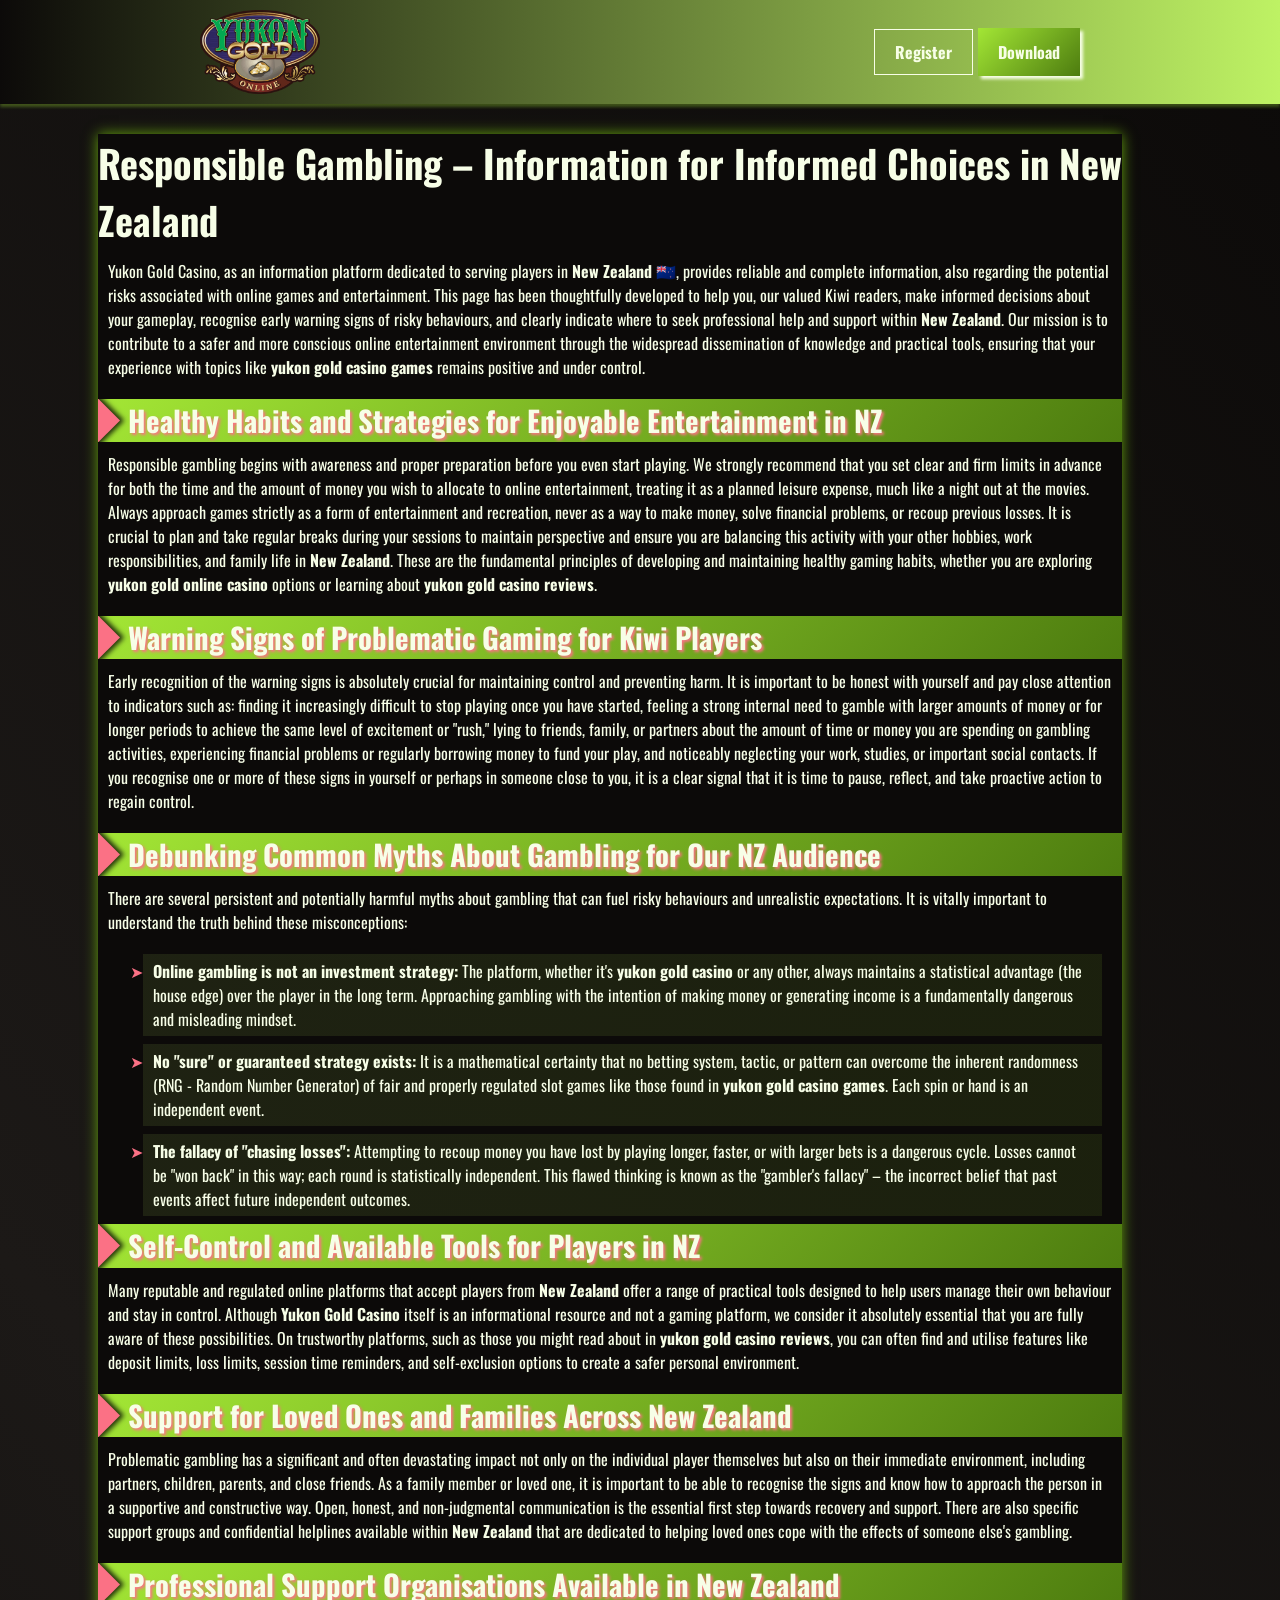
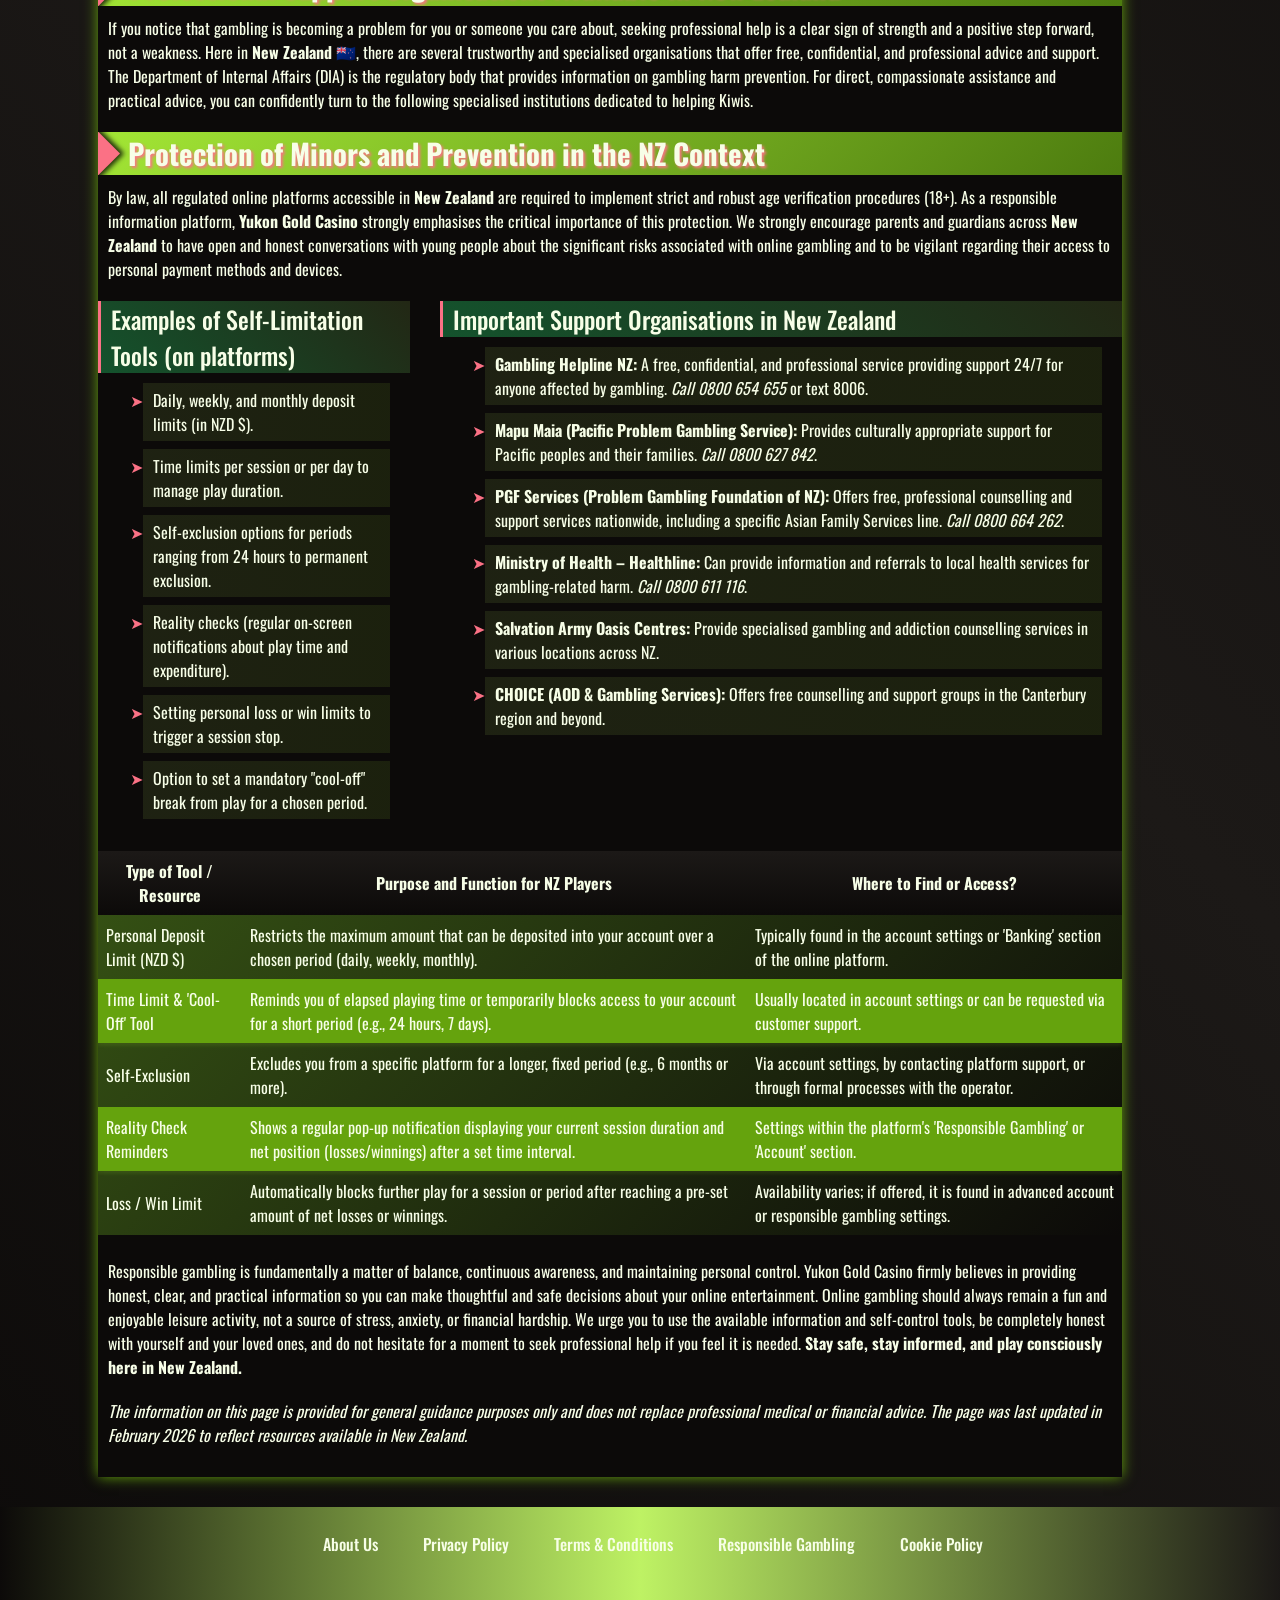
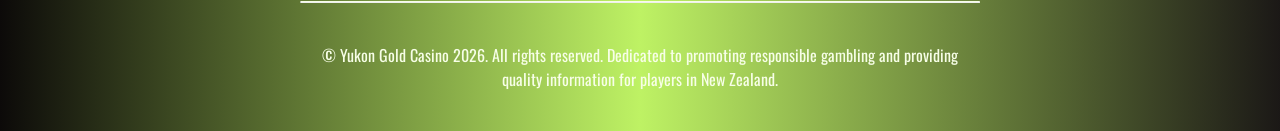
<file: responsible-gambling/index.html>
<!DOCTYPE html>
<html lang="en">

<head>
    <meta charset="UTF-8">
    <meta name="viewport" content="width=device-width, initial-scale=1.0">
    <link rel="stylesheet" href="/style.css">
    <link rel="shortcut icon" href="/favicon.ico" type="image/x-icon">
    <title>Responsible Gambling – Information and Support via Yukon Gold Casino NZ</title>
    <meta name="description"
        content="Yukon Gold Casino NZ provides essential information on responsible gambling. Learn to recognise risky behaviours, find self-control tools, and discover professional support organisations for safe and conscious enjoyment of online entertainment in New Zealand.">
    <meta name="googlebot" content="index,follow,noarchive">

    <link rel="canonical" href="https://www.lowerhuttflowersandgifts.co.nz/responsible-gambling/">

    <meta property="og:type" content="website" />
    <meta property="og:title" content="Responsible Gambling – Information and Support via Yukon Gold Casino NZ" />
    <meta property="og:description"
        content="Yukon Gold Casino NZ provides essential information on responsible gambling. Learn to recognise risky behaviours and find effective self-control tools for Kiwi players." />
    <meta property="og:url" content="https://www.lowerhuttflowersandgifts.co.nz/responsible-gambling/" />
    <meta property="og:site_name" content="Yukon Gold Casino" />
    <meta property="og:locale" content="en_NZ" />

    <meta name="twitter:card" content="summary" />
    <meta name="twitter:title" content="Responsible Gambling – Information from Yukon Gold Casino NZ" />
    <meta name="twitter:description"
        content="Strategies and tools for healthy and conscious enjoyment of online entertainment, developed by Yukon Gold Casino for players in New Zealand." />
</head>

<body>

    <header>
        <div class="logo">
            <a href="/"><img src="/img/logo.webp" alt="Yukon Gold Casino logo" width="140" height="70"></a>
        </div>

        <div class="header-btn">
            <a href="/play/" rel="nofollow" content="noindex" class="h-violet-btn">Register</a>
            <a href="/play/" rel="nofollow" content="noindex" class="h-accent-btn">Download</a>
        </div>
    </header>

    <main>
        <div class="wrapper">
            <div class="container">
                <h1>Responsible Gambling – Information for Informed Choices in New Zealand</h1>
                <p class="txt">
                    Yukon Gold Casino, as an information platform dedicated to serving players in <strong>New
                        Zealand</strong> 🇳🇿, provides reliable and complete information, also regarding the potential
                    risks associated with online games and entertainment. This page has been thoughtfully developed to
                    help you, our valued Kiwi readers, make informed decisions about your gameplay, recognise early
                    warning signs of risky behaviours, and clearly indicate where to seek professional help and support
                    within <strong>New Zealand</strong>. Our mission is to contribute to a safer and more conscious
                    online entertainment environment through the widespread dissemination of knowledge and practical
                    tools, ensuring that your experience with topics like <strong>yukon gold casino games</strong>
                    remains positive and under control.
                </p>

                <div class="container__header">
                    <h2>Healthy Habits and Strategies for Enjoyable Entertainment in NZ</h2>
                </div>
                <p class="txt">
                    Responsible gambling begins with awareness and proper preparation before you even start playing. We
                    strongly recommend that you set clear and firm limits in advance for both the time and the amount of
                    money you wish to allocate to online entertainment, treating it as a planned leisure expense, much
                    like a night out at the movies. Always approach games strictly as a form of entertainment and
                    recreation, never as a way to make money, solve financial problems, or recoup previous losses. It is
                    crucial to plan and take regular breaks during your sessions to maintain perspective and ensure you
                    are balancing this activity with your other hobbies, work responsibilities, and family life in
                    <strong>New Zealand</strong>. These are the fundamental principles of developing and maintaining
                    healthy gaming habits, whether you are exploring <strong>yukon gold online casino</strong> options
                    or learning about <strong>yukon gold casino reviews</strong>.
                </p>

                <div class="container__header">
                    <h2>Warning Signs of Problematic Gaming for Kiwi Players</h2>
                </div>
                <p class="txt">
                    Early recognition of the warning signs is absolutely crucial for maintaining control and preventing
                    harm. It is important to be honest with yourself and pay close attention to indicators such as:
                    finding it increasingly difficult to stop playing once you have started, feeling a strong internal
                    need to gamble with larger amounts of money or for longer periods to achieve the same level of
                    excitement or "rush," lying to friends, family, or partners about the amount of time or money you
                    are spending on gambling activities, experiencing financial problems or regularly borrowing money to
                    fund your play, and noticeably neglecting your work, studies, or important social contacts. If you
                    recognise one or more of these signs in yourself or perhaps in someone close to you, it is a clear
                    signal that it is time to pause, reflect, and take proactive action to regain control.
                </p>

                <div class="container__header">
                    <h2>Debunking Common Myths About Gambling for Our NZ Audience</h2>
                </div>
                <p class="txt">
                    There are several persistent and potentially harmful myths about gambling that can fuel risky
                    behaviours and unrealistic expectations. It is vitally important to understand the truth behind
                    these misconceptions:
                <ul>
                    <li><strong>Online gambling is not an investment strategy:</strong> The platform, whether it's
                        <strong>yukon gold casino</strong> or any other, always maintains a statistical advantage (the
                        house edge) over the player in the long term. Approaching gambling with the intention of making
                        money or generating income is a fundamentally dangerous and misleading mindset.
                    </li>
                    <li><strong>No "sure" or guaranteed strategy exists:</strong> It is a mathematical certainty that no
                        betting system, tactic, or pattern can overcome the inherent randomness (RNG - Random Number
                        Generator) of fair and properly regulated slot games like those found in <strong>yukon gold
                            casino games</strong>. Each spin or hand is an independent event.</li>
                    <li><strong>The fallacy of "chasing losses":</strong> Attempting to recoup money you have lost by
                        playing longer, faster, or with larger bets is a dangerous cycle. Losses cannot be "won back" in
                        this way; each round is statistically independent. This flawed thinking is known as the
                        "gambler's fallacy" – the incorrect belief that past events affect future independent outcomes.
                    </li>
                </ul>
                </p>

                <div class="container__header">
                    <h2>Self-Control and Available Tools for Players in NZ</h2>
                </div>
                <p class="txt">
                    Many reputable and regulated online platforms that accept players from <strong>New Zealand</strong>
                    offer a range of practical tools designed to help users manage their own behaviour and stay in
                    control. Although <strong>Yukon Gold Casino</strong> itself is an informational resource and not a
                    gaming platform, we consider it absolutely essential that you are fully aware of these
                    possibilities. On trustworthy platforms, such as those you might read about in <strong>yukon gold
                        casino reviews</strong>, you can often find and utilise features like deposit limits, loss
                    limits, session time reminders, and self-exclusion options to create a safer personal environment.
                </p>

                <div class="container__header">
                    <h2>Support for Loved Ones and Families Across New Zealand</h2>
                </div>
                <p class="txt">
                    Problematic gambling has a significant and often devastating impact not only on the individual
                    player themselves but also on their immediate environment, including partners, children, parents,
                    and close friends. As a family member or loved one, it is important to be able to recognise the
                    signs and know how to approach the person in a supportive and constructive way. Open, honest, and
                    non-judgmental communication is the essential first step towards recovery and support. There are
                    also specific support groups and confidential helplines available within <strong>New
                        Zealand</strong> that are dedicated to helping loved ones cope with the effects of someone
                    else's gambling.
                </p>

                <div class="container__header">
                    <h2>Professional Support Organisations Available in New Zealand</h2>
                </div>
                <p class="txt">
                    If you notice that gambling is becoming a problem for you or someone you care about, seeking
                    professional help is a clear sign of strength and a positive step forward, not a weakness. Here in
                    <strong>New Zealand</strong> 🇳🇿, there are several trustworthy and specialised organisations that
                    offer free, confidential, and professional advice and support. The Department of Internal Affairs
                    (DIA) is the regulatory body that provides information on gambling harm prevention. For direct,
                    compassionate assistance and practical advice, you can confidently turn to the following specialised
                    institutions dedicated to helping Kiwis.
                </p>

                <div class="container__header">
                    <h2>Protection of Minors and Prevention in the NZ Context</h2>
                </div>
                <p class="txt">
                    By law, all regulated online platforms accessible in <strong>New Zealand</strong> are required to
                    implement strict and robust age verification procedures (18+). As a responsible information
                    platform, <strong>Yukon Gold Casino</strong> strongly emphasises the critical importance of this
                    protection. We strongly encourage parents and guardians across <strong>New Zealand</strong> to have
                    open and honest conversations with young people about the significant risks associated with online
                    gambling and to be vigilant regarding their access to personal payment methods and devices.
                </p>

                <div class="comparison-list">
                    <div>
                        <h3>Examples of Self-Limitation Tools (on platforms)</h3>
                        <ul>
                            <li>Daily, weekly, and monthly deposit limits (in NZD $).</li>
                            <li>Time limits per session or per day to manage play duration.</li>
                            <li>Self-exclusion options for periods ranging from 24 hours to permanent exclusion.</li>
                            <li>Reality checks (regular on-screen notifications about play time and expenditure).</li>
                            <li>Setting personal loss or win limits to trigger a session stop.</li>
                            <li>Option to set a mandatory "cool-off" break from play for a chosen period.</li>
                        </ul>
                    </div>

                    <div>
                        <h3>Important Support Organisations in New Zealand</h3>
                        <ul>
                            <li><strong>Gambling Helpline NZ:</strong> A free, confidential, and professional service
                                providing support 24/7 for anyone affected by gambling. <em>Call 0800 654 655</em> or
                                text 8006.</li>
                            <li><strong>Mapu Maia (Pacific Problem Gambling Service):</strong> Provides culturally
                                appropriate support for Pacific peoples and their families. <em>Call 0800 627 842</em>.
                            </li>
                            <li><strong>PGF Services (Problem Gambling Foundation of NZ):</strong> Offers free,
                                professional counselling and support services nationwide, including a specific Asian
                                Family Services line. <em>Call 0800 664 262</em>.</li>
                            <li><strong>Ministry of Health – Healthline:</strong> Can provide information and referrals
                                to local health services for gambling-related harm. <em>Call 0800 611 116</em>.</li>
                            <li><strong>Salvation Army Oasis Centres:</strong> Provide specialised gambling and
                                addiction counselling services in various locations across NZ.</li>
                            <li><strong>CHOICE (AOD & Gambling Services):</strong> Offers free counselling and support
                                groups in the Canterbury region and beyond.</li>
                        </ul>
                    </div>
                </div>

                <div class="table-wrapper">
                    <table>
                        <thead>
                            <tr>
                                <th>Type of Tool / Resource</th>
                                <th>Purpose and Function for NZ Players</th>
                                <th>Where to Find or Access?</th>
                            </tr>
                        </thead>
                        <tbody>
                            <tr>
                                <td>Personal Deposit Limit (NZD $)</td>
                                <td>Restricts the maximum amount that can be deposited into your account over a chosen
                                    period (daily, weekly, monthly).</td>
                                <td>Typically found in the account settings or 'Banking' section of the online platform.
                                </td>
                            </tr>
                            <tr>
                                <td>Time Limit & 'Cool-Off' Tool</td>
                                <td>Reminds you of elapsed playing time or temporarily blocks access to your account for
                                    a short period (e.g., 24 hours, 7 days).</td>
                                <td>Usually located in account settings or can be requested via customer support.</td>
                            </tr>
                            <tr>
                                <td>Self-Exclusion</td>
                                <td>Excludes you from a specific platform for a longer, fixed period (e.g., 6 months or
                                    more).</td>
                                <td>Via account settings, by contacting platform support, or through formal processes
                                    with the operator.</td>
                            </tr>
                            <tr>
                                <td>Reality Check Reminders</td>
                                <td>Shows a regular pop-up notification displaying your current session duration and net
                                    position (losses/winnings) after a set time interval.</td>
                                <td>Settings within the platform's 'Responsible Gambling' or 'Account' section.</td>
                            </tr>
                            <tr>
                                <td>Loss / Win Limit</td>
                                <td>Automatically blocks further play for a session or period after reaching a pre-set
                                    amount of net losses or winnings.</td>
                                <td>Availability varies; if offered, it is found in advanced account or responsible
                                    gambling settings.</td>
                            </tr>
                        </tbody>
                    </table>
                </div>

                <p class="txt">
                    Responsible gambling is fundamentally a matter of balance, continuous awareness, and maintaining
                    personal control. Yukon Gold Casino firmly believes in providing honest, clear, and practical
                    information so you can make thoughtful and safe decisions about your online entertainment. Online
                    gambling should always remain a fun and enjoyable leisure activity, not a source of stress, anxiety,
                    or financial hardship. We urge you to use the available information and self-control tools, be
                    completely honest with yourself and your loved ones, and do not hesitate for a moment to seek
                    professional help if you feel it is needed.
                    <strong>Stay safe, stay informed, and play consciously here in New Zealand.</strong>
                </p>
                <p class="txt"><em>The information on this page is provided for general guidance purposes only and does
                        not replace professional medical or financial advice. The page was last updated in February 2026
                        to reflect resources available in New Zealand.</em></p>
            </div>
        </div>
    </main>

    <footer>
        <ul class="f-nav">
            <li>
                <a href="/about-us/">About Us</a>
            </li>
            <li>
                <a href="/privacy-policy/">Privacy Policy</a>
            </li>
            <li>
                <a href="/terms-and-conditions/">Terms & Conditions</a>
            </li>
            <li>
                <a href="/responsible-gambling/">Responsible Gambling</a>
            </li>
            <li>
                <a href="/cookie-policy/">Cookie Policy</a>
            </li>
        </ul>

        <hr>

        <p class="txt">
            © Yukon Gold Casino 2026. All rights reserved. Dedicated to promoting responsible gambling and providing
            quality information for players in New Zealand.
        </p>
    </footer>
</body>

</html>
</file>
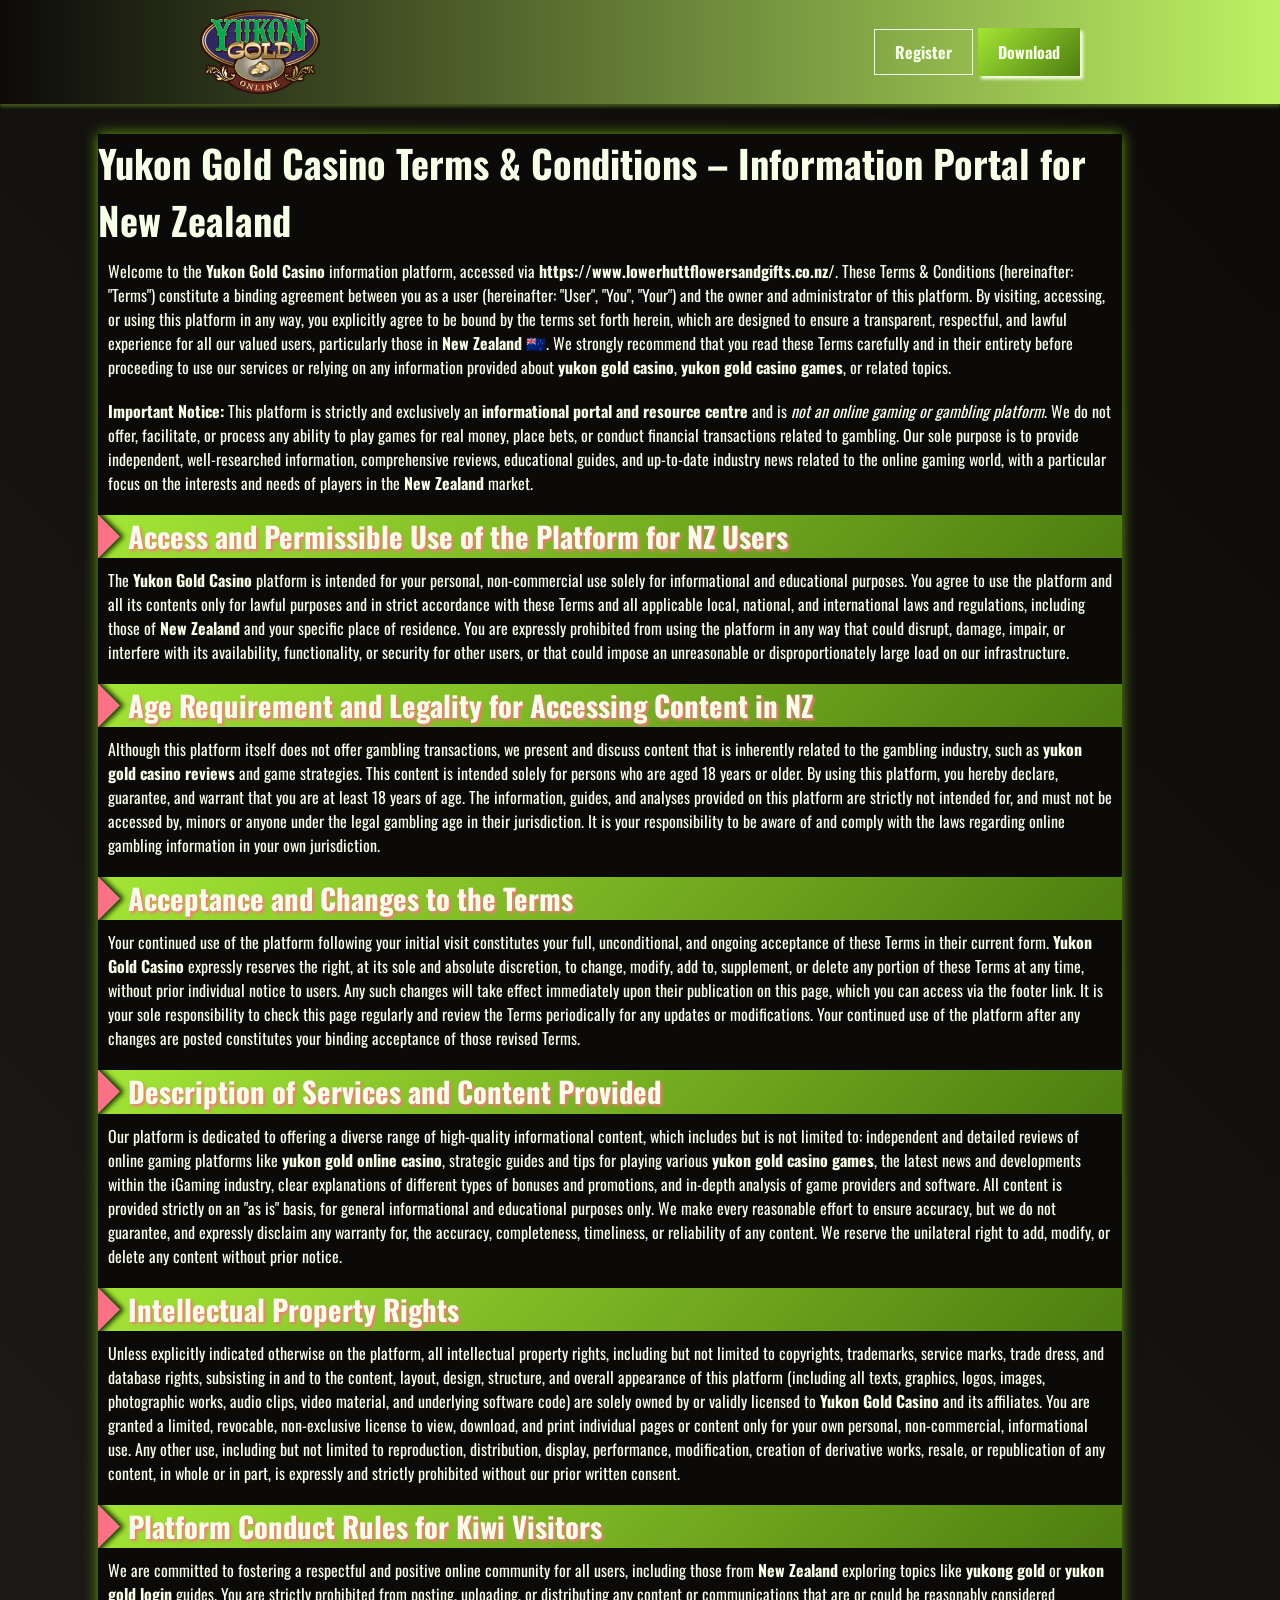
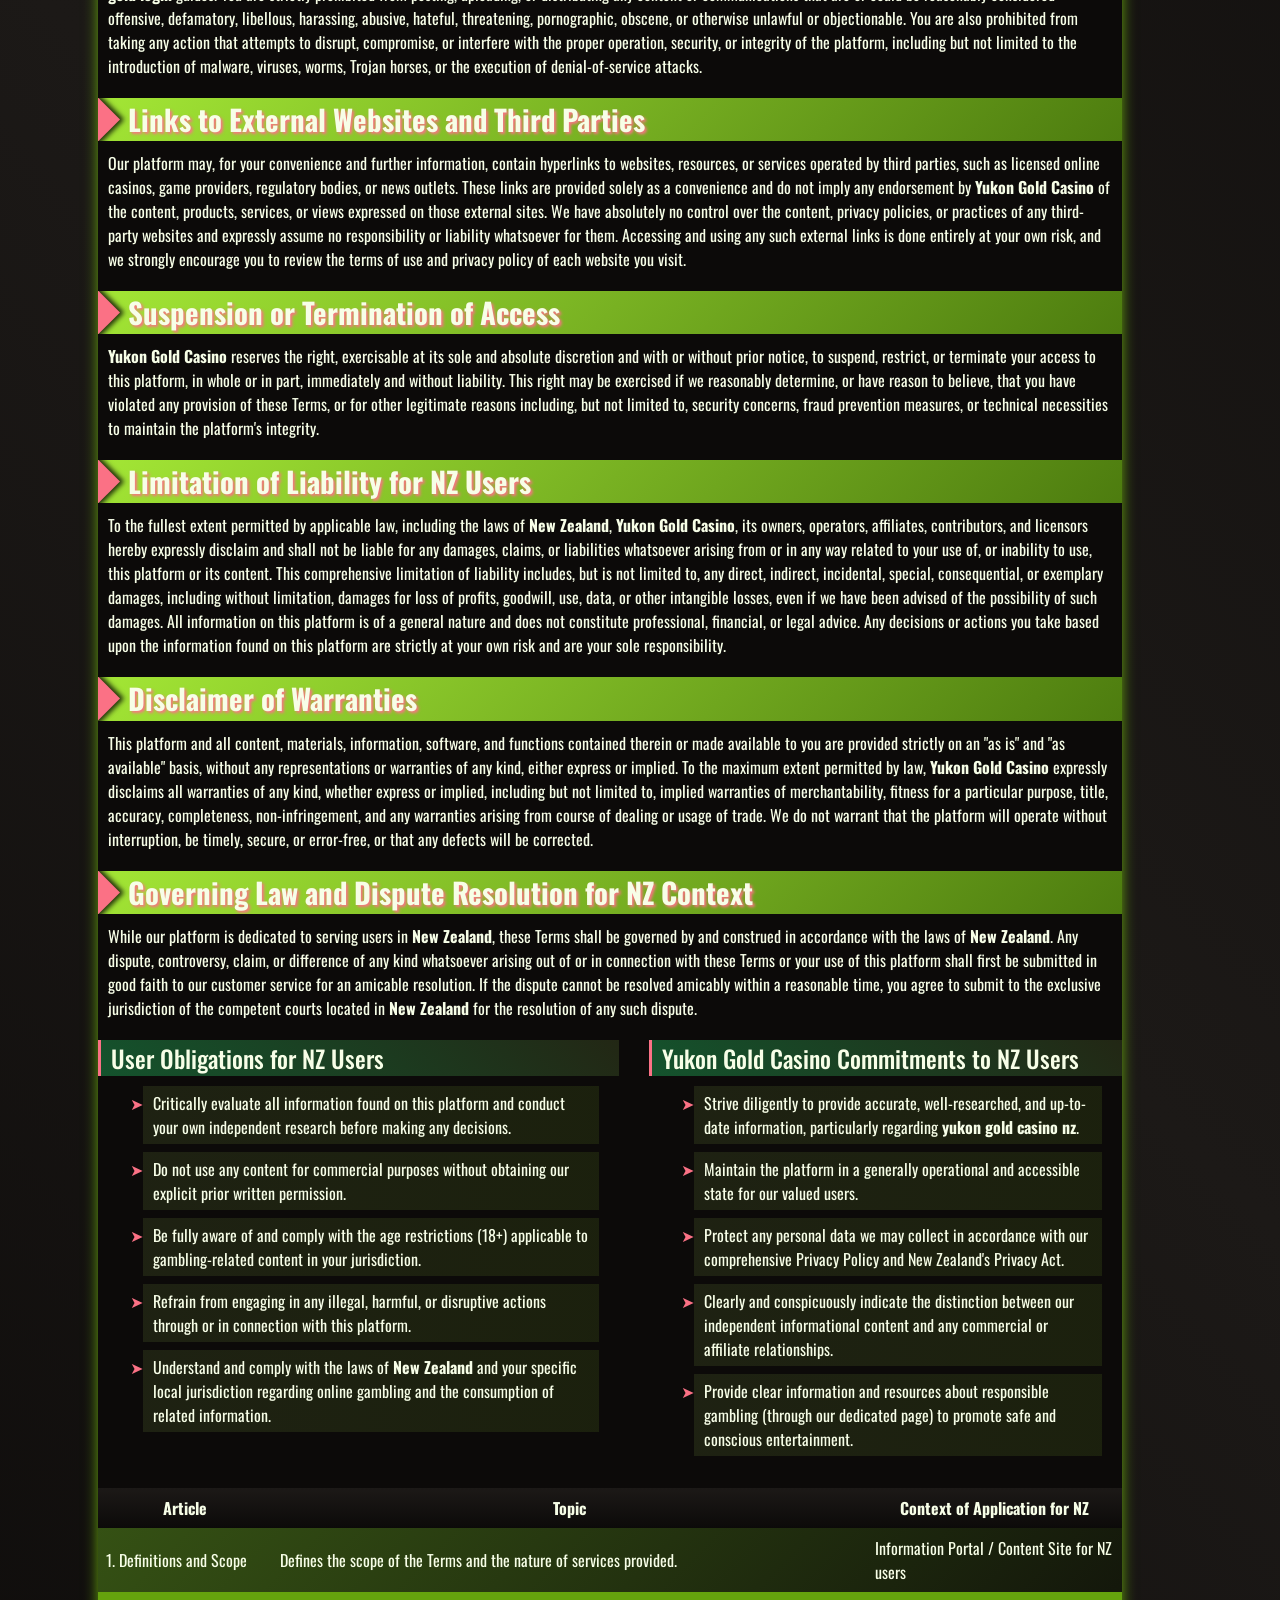
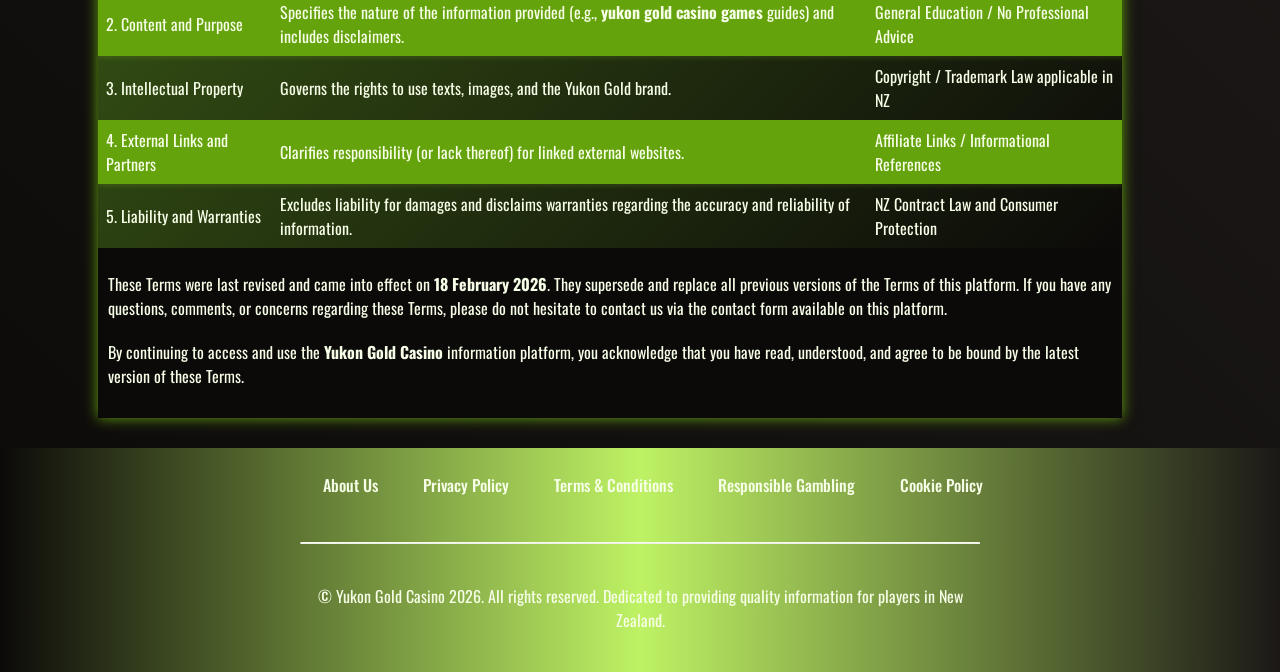
<file: terms-and-conditions/index.html>
<!DOCTYPE html>
<html lang="en">

<head>
    <meta charset="UTF-8">
    <meta name="viewport" content="width=device-width, initial-scale=1.0">
    <link rel="stylesheet" href="/style.css">
    <link rel="shortcut icon" href="/favicon.ico" type="image/x-icon">
    <title>Terms & Conditions – Yukon Gold Casino Information Platform for NZ</title>
    <meta name="description"
        content="By using the Yukon Gold Casino information platform, you accept these Terms & Conditions, which define our services, describe your rights, and promote responsible use of our information for players in New Zealand.">
    <meta name="googlebot" content="index,follow,noarchive">

    <link rel="canonical" href="https://www.lowerhuttflowersandgifts.co.nz/terms-and-conditions/">

    <meta property="og:type" content="website" />
    <meta property="og:title" content="Terms & Conditions – Yukon Gold Casino Information Platform for NZ" />
    <meta property="og:description"
        content="Review the Terms & Conditions of the Yukon Gold Casino information platform for a clear understanding of the scope of services provided to users in New Zealand." />
    <meta property="og:url" content="https://www.lowerhuttflowersandgifts.co.nz/terms-and-conditions/" />
    <meta property="og:site_name" content="Yukon Gold Casino" />
    <meta property="og:locale" content="en_NZ" />

    <meta name="twitter:card" content="summary" />
    <meta name="twitter:title" content="Terms & Conditions - Yukon Gold Casino NZ" />
    <meta name="twitter:description"
        content="Official terms of use for the Yukon Gold Casino information portal, dedicated to players in New Zealand." />
</head>

<body>

    <header>
        <div class="logo">
            <a href="/"><img src="/img/logo.webp" alt="Yukon Gold Casino logo" width="140" height="70"></a>
        </div>

        <div class="header-btn">
            <a href="/play/" rel="nofollow" content="noindex" class="h-violet-btn">Register</a>
            <a href="/play/" rel="nofollow" content="noindex" class="h-accent-btn">Download</a>
        </div>
    </header>

    <main>
        <div class="wrapper">
            <div class="container">
                <h1>Yukon Gold Casino Terms & Conditions – Information Portal for New Zealand</h1>
                <p class="txt">
                    Welcome to the <strong>Yukon Gold Casino</strong> information platform, accessed via
                    <strong>https://www.lowerhuttflowersandgifts.co.nz/</strong>. These Terms & Conditions (hereinafter:
                    "Terms") constitute a binding agreement between you as a user (hereinafter: "User", "You", "Your")
                    and the owner and administrator of this platform. By visiting, accessing, or using this platform in
                    any way, you explicitly agree to be bound by the terms set forth herein, which are designed to
                    ensure a transparent, respectful, and lawful experience for all our valued users, particularly those
                    in <strong>New Zealand</strong> 🇳🇿. We strongly recommend that you read these Terms carefully and
                    in their entirety before proceeding to use our services or relying on any information provided about
                    <strong>yukon gold casino</strong>, <strong>yukon gold casino games</strong>, or related topics.
                </p>
                <p class="txt">
                    <strong>Important Notice:</strong> This platform is strictly and exclusively an
                    <strong>informational portal and resource centre</strong> and is <em>not an online gaming or
                        gambling platform</em>. We do not offer, facilitate, or process any ability to play games for
                    real money, place bets, or conduct financial transactions related to gambling. Our sole purpose is
                    to provide independent, well-researched information, comprehensive reviews, educational guides, and
                    up-to-date industry news related to the online gaming world, with a particular focus on the
                    interests and needs of players in the <strong>New Zealand</strong> market.
                </p>

                <div class="container__header">
                    <h2>Access and Permissible Use of the Platform for NZ Users</h2>
                </div>
                <p class="txt">
                    The <strong>Yukon Gold Casino</strong> platform is intended for your personal, non-commercial use
                    solely for informational and educational purposes. You agree to use the platform and all its
                    contents only for lawful purposes and in strict accordance with these Terms and all applicable
                    local, national, and international laws and regulations, including those of <strong>New
                        Zealand</strong> and your specific place of residence. You are expressly prohibited from using
                    the platform in any way that could disrupt, damage, impair, or interfere with its availability,
                    functionality, or security for other users, or that could impose an unreasonable or
                    disproportionately large load on our infrastructure.
                </p>

                <div class="container__header">
                    <h2>Age Requirement and Legality for Accessing Content in NZ</h2>
                </div>
                <p class="txt">
                    Although this platform itself does not offer gambling transactions, we present and discuss content
                    that is inherently related to the gambling industry, such as <strong>yukon gold casino
                        reviews</strong> and game strategies. This content is intended solely for persons who are aged
                    18 years or older. By using this platform, you hereby declare, guarantee, and warrant that you are
                    at least 18 years of age. The information, guides, and analyses provided on this platform are
                    strictly not intended for, and must not be accessed by, minors or anyone under the legal gambling
                    age in their jurisdiction. It is your responsibility to be aware of and comply with the laws
                    regarding online gambling information in your own jurisdiction.
                </p>

                <div class="container__header">
                    <h2>Acceptance and Changes to the Terms</h2>
                </div>
                <p class="txt">
                    Your continued use of the platform following your initial visit constitutes your full,
                    unconditional, and ongoing acceptance of these Terms in their current form. <strong>Yukon Gold
                        Casino</strong> expressly reserves the right, at its sole and absolute discretion, to change,
                    modify, add to, supplement, or delete any portion of these Terms at any time, without prior
                    individual notice to users. Any such changes will take effect immediately upon their publication on
                    this page, which you can access via the footer link. It is your sole responsibility to check this
                    page regularly and review the Terms periodically for any updates or modifications. Your continued
                    use of the platform after any changes are posted constitutes your binding acceptance of those
                    revised Terms.
                </p>

                <div class="container__header">
                    <h2>Description of Services and Content Provided</h2>
                </div>
                <p class="txt">
                    Our platform is dedicated to offering a diverse range of high-quality informational content, which
                    includes but is not limited to: independent and detailed reviews of online gaming platforms like
                    <strong>yukon gold online casino</strong>, strategic guides and tips for playing various
                    <strong>yukon gold casino games</strong>, the latest news and developments within the iGaming
                    industry, clear explanations of different types of bonuses and promotions, and in-depth analysis of
                    game providers and software. All content is provided strictly on an "as is" basis, for general
                    informational and educational purposes only. We make every reasonable effort to ensure accuracy, but
                    we do not guarantee, and expressly disclaim any warranty for, the accuracy, completeness,
                    timeliness, or reliability of any content. We reserve the unilateral right to add, modify, or delete
                    any content without prior notice.
                </p>

                <div class="container__header">
                    <h2>Intellectual Property Rights</h2>
                </div>
                <p class="txt">
                    Unless explicitly indicated otherwise on the platform, all intellectual property rights, including
                    but not limited to copyrights, trademarks, service marks, trade dress, and database rights,
                    subsisting in and to the content, layout, design, structure, and overall appearance of this platform
                    (including all texts, graphics, logos, images, photographic works, audio clips, video material, and
                    underlying software code) are solely owned by or validly licensed to <strong>Yukon Gold
                        Casino</strong> and its affiliates. You are granted a limited, revocable, non-exclusive license
                    to view, download, and print individual pages or content only for your own personal, non-commercial,
                    informational use. Any other use, including but not limited to reproduction, distribution, display,
                    performance, modification, creation of derivative works, resale, or republication of any content, in
                    whole or in part, is expressly and strictly prohibited without our prior written consent.
                </p>

                <div class="container__header">
                    <h2>Platform Conduct Rules for Kiwi Visitors</h2>
                </div>
                <p class="txt">
                    We are committed to fostering a respectful and positive online community for all users, including
                    those from <strong>New Zealand</strong> exploring topics like <strong>yukong gold</strong> or
                    <strong>yukon gold login</strong> guides. You are strictly prohibited from posting, uploading, or
                    distributing any content or communications that are or could be reasonably considered offensive,
                    defamatory, libellous, harassing, abusive, hateful, threatening, pornographic, obscene, or otherwise
                    unlawful or objectionable. You are also prohibited from taking any action that attempts to disrupt,
                    compromise, or interfere with the proper operation, security, or integrity of the platform,
                    including but not limited to the introduction of malware, viruses, worms, Trojan horses, or the
                    execution of denial-of-service attacks.
                </p>

                <div class="container__header">
                    <h2>Links to External Websites and Third Parties</h2>
                </div>
                <p class="txt">
                    Our platform may, for your convenience and further information, contain hyperlinks to websites,
                    resources, or services operated by third parties, such as licensed online casinos, game providers,
                    regulatory bodies, or news outlets. These links are provided solely as a convenience and do not
                    imply any endorsement by <strong>Yukon Gold Casino</strong> of the content, products, services, or
                    views expressed on those external sites. We have absolutely no control over the content, privacy
                    policies, or practices of any third-party websites and expressly assume no responsibility or
                    liability whatsoever for them. Accessing and using any such external links is done entirely at your
                    own risk, and we strongly encourage you to review the terms of use and privacy policy of each
                    website you visit.
                </p>

                <div class="container__header">
                    <h2>Suspension or Termination of Access</h2>
                </div>
                <p class="txt">
                    <strong>Yukon Gold Casino</strong> reserves the right, exercisable at its sole and absolute
                    discretion and with or without prior notice, to suspend, restrict, or terminate your access to this
                    platform, in whole or in part, immediately and without liability. This right may be exercised if we
                    reasonably determine, or have reason to believe, that you have violated any provision of these
                    Terms, or for other legitimate reasons including, but not limited to, security concerns, fraud
                    prevention measures, or technical necessities to maintain the platform's integrity.
                </p>

                <div class="container__header">
                    <h2>Limitation of Liability for NZ Users</h2>
                </div>
                <p class="txt">
                    To the fullest extent permitted by applicable law, including the laws of <strong>New
                        Zealand</strong>, <strong>Yukon Gold Casino</strong>, its owners, operators, affiliates,
                    contributors, and licensors hereby expressly disclaim and shall not be liable for any damages,
                    claims, or liabilities whatsoever arising from or in any way related to your use of, or inability to
                    use, this platform or its content. This comprehensive limitation of liability includes, but is not
                    limited to, any direct, indirect, incidental, special, consequential, or exemplary damages,
                    including without limitation, damages for loss of profits, goodwill, use, data, or other intangible
                    losses, even if we have been advised of the possibility of such damages. All information on this
                    platform is of a general nature and does not constitute professional, financial, or legal advice.
                    Any decisions or actions you take based upon the information found on this platform are strictly at
                    your own risk and are your sole responsibility.
                </p>

                <div class="container__header">
                    <h2>Disclaimer of Warranties</h2>
                </div>
                <p class="txt">
                    This platform and all content, materials, information, software, and functions contained therein or
                    made available to you are provided strictly on an "as is" and "as available" basis, without any
                    representations or warranties of any kind, either express or implied. To the maximum extent
                    permitted by law, <strong>Yukon Gold Casino</strong> expressly disclaims all warranties of any kind,
                    whether express or implied, including but not limited to, implied warranties of merchantability,
                    fitness for a particular purpose, title, accuracy, completeness, non-infringement, and any
                    warranties arising from course of dealing or usage of trade. We do not warrant that the platform
                    will operate without interruption, be timely, secure, or error-free, or that any defects will be
                    corrected.
                </p>

                <div class="container__header">
                    <h2>Governing Law and Dispute Resolution for NZ Context</h2>
                </div>
                <p class="txt">
                    While our platform is dedicated to serving users in <strong>New Zealand</strong>, these Terms shall
                    be governed by and construed in accordance with the laws of <strong>New Zealand</strong>. Any
                    dispute, controversy, claim, or difference of any kind whatsoever arising out of or in connection
                    with these Terms or your use of this platform shall first be submitted in good faith to our customer
                    service for an amicable resolution. If the dispute cannot be resolved amicably within a reasonable
                    time, you agree to submit to the exclusive jurisdiction of the competent courts located in
                    <strong>New Zealand</strong> for the resolution of any such dispute.
                </p>

                <div class="comparison-list">
                    <div>
                        <h3>User Obligations for NZ Users</h3>
                        <ul>
                            <li>Critically evaluate all information found on this platform and conduct your own
                                independent research before making any decisions.</li>
                            <li>Do not use any content for commercial purposes without obtaining our explicit prior
                                written permission.</li>
                            <li>Be fully aware of and comply with the age restrictions (18+) applicable to
                                gambling-related content in your jurisdiction.</li>
                            <li>Refrain from engaging in any illegal, harmful, or disruptive actions through or in
                                connection with this platform.</li>
                            <li>Understand and comply with the laws of <strong>New Zealand</strong> and your specific
                                local jurisdiction regarding online gambling and the consumption of related information.
                            </li>
                        </ul>
                    </div>

                    <div>
                        <h3>Yukon Gold Casino Commitments to NZ Users</h3>
                        <ul>
                            <li>Strive diligently to provide accurate, well-researched, and up-to-date information,
                                particularly regarding <strong>yukon gold casino nz</strong>.</li>
                            <li>Maintain the platform in a generally operational and accessible state for our valued
                                users.</li>
                            <li>Protect any personal data we may collect in accordance with our comprehensive Privacy
                                Policy and New Zealand's Privacy Act.</li>
                            <li>Clearly and conspicuously indicate the distinction between our independent informational
                                content and any commercial or affiliate relationships.</li>
                            <li>Provide clear information and resources about responsible gambling (through our
                                dedicated page) to promote safe and conscious entertainment.</li>
                        </ul>
                    </div>
                </div>

                <div class="table-wrapper">
                    <table>
                        <thead>
                            <tr>
                                <th>Article</th>
                                <th>Topic</th>
                                <th>Context of Application for NZ</th>
                            </tr>
                        </thead>
                        <tbody>
                            <tr>
                                <td>1. Definitions and Scope</td>
                                <td>Defines the scope of the Terms and the nature of services provided.</td>
                                <td>Information Portal / Content Site for NZ users</td>
                            </tr>
                            <tr>
                                <td>2. Content and Purpose</td>
                                <td>Specifies the nature of the information provided (e.g., <strong>yukon gold casino
                                        games</strong> guides) and includes disclaimers.</td>
                                <td>General Education / No Professional Advice</td>
                            </tr>
                            <tr>
                                <td>3. Intellectual Property</td>
                                <td>Governs the rights to use texts, images, and the Yukon Gold brand.</td>
                                <td>Copyright / Trademark Law applicable in NZ</td>
                            </tr>
                            <tr>
                                <td>4. External Links and Partners</td>
                                <td>Clarifies responsibility (or lack thereof) for linked external websites.</td>
                                <td>Affiliate Links / Informational References</td>
                            </tr>
                            <tr>
                                <td>5. Liability and Warranties</td>
                                <td>Excludes liability for damages and disclaims warranties regarding the accuracy and
                                    reliability of information.</td>
                                <td>NZ Contract Law and Consumer Protection</td>
                            </tr>
                        </tbody>
                    </table>
                </div>

                <p class="txt">
                    These Terms were last revised and came into effect on <strong>18 February 2026</strong>. They
                    supersede and replace all previous versions of the Terms of this platform. If you have any
                    questions, comments, or concerns regarding these Terms, please do not hesitate to contact us via the
                    contact form available on this platform.
                </p>
                <p class="txt">
                    By continuing to access and use the <strong>Yukon Gold Casino</strong> information platform, you
                    acknowledge that you have read, understood, and agree to be bound by the latest version of these
                    Terms.
                </p>
            </div>
        </div>
    </main>

    <footer>
        <ul class="f-nav">
            <li>
                <a href="/about-us/">About Us</a>
            </li>
            <li>
                <a href="/privacy-policy/">Privacy Policy</a>
            </li>
            <li>
                <a href="/terms-and-conditions/">Terms & Conditions</a>
            </li>
            <li>
                <a href="/responsible-gambling/">Responsible Gambling</a>
            </li>
            <li>
                <a href="/cookie-policy/">Cookie Policy</a>
            </li>
        </ul>

        <hr>

        <p class="txt">
            © Yukon Gold Casino 2026. All rights reserved. Dedicated to providing quality information for players in New
            Zealand.
        </p>
    </footer>
</body>

</html>
</file>
<file: style.css>
@font-face {
	font-family: Oswald;
	src: url('./font/Oswald-Regular.ttf') format('truetype');
	font-weight: 400;
	font-style: normal;
}
@font-face {
	font-family: Oswald;
	src: url('./font/Oswald-Medium.ttf') format('truetype');
	font-weight: 500;
	font-style: normal;
}
@font-face {
	font-family: Oswald;
	src: url('./font/Oswald-Bold.ttf') format('truetype');
	font-weight: 700;
	font-style: normal;
}

@font-face {
	font-family: Inter;
	src: url('./font/Inter_18pt-Regular.ttf') format('truetype');
	font-weight: 400;
	font-style: normal;
}
@font-face {
	font-family: Inter;
	src: url('./font/Inter_18pt-Medium.ttf') format('truetype');
	font-weight: 500;
	font-style: normal;
}
@font-face {
	font-family: Inter;
	src: url('./font/Inter_18pt-Bold.ttf') format('truetype');
	font-weight: 700;
	font-style: normal;
}

:root {
	interpolate-size: allow-keywords;

	--background: linear-gradient(45deg, #0c0a09 0%, #1c1917 45%, #0c0a09 100%);
	--header: linear-gradient(-90deg, #1c1917e0, #bef264, #0c0a09);
	--btn-accent: linear-gradient(135deg, #a3e635, #4d7c0f);
	--btn-inherit: #f7fee7;
	--accent: linear-gradient(135deg, #d9f99d, #3f6212);
	--sub-title: linear-gradient(-135deg, #bef26420, #14532d);
	--gift: #f7fee7;
	--gift-bg: rgba(163, 230, 53, 0.1);
	--gift-btn: linear-gradient(135deg, #365314, #0c0a09);
	--border-radius: 10px;
	--container: #0c0a09;
	--table: linear-gradient(180deg, #1c1917, #0c0a09);
	--minus: #fb7185;
	--shadow: #a3e63550;
	--second-shadow: #65a30d;
	--text-shadow: #bef264;
	--list-bg: linear-gradient(90deg, rgba(190, 242, 100, 0.1), rgba(163, 230, 53, 0.1));
}

* {
	margin: 0;
	padding: 0;
	box-sizing: border-box;
	scroll-behavior: smooth;
	text-overflow: clip;
}

ul {
	list-style: '➤';
	margin-left: 25px;
}

ul li,
ol li {
	position: relative;
	z-index: 1;
	background: var(--list-bg);
}

ul li {
	padding: 5px 10px;
	margin: 8px 20px;
}

ul li::marker {
	color: var(--minus);
}

ol li {
	padding: 8px;
	margin: 5px 5px 5px 45px;
}

ol li::before {
	content: '';
	position: absolute;
	top: 8px;
	left: -22px;
	width: 25px;
	height: 25px;
	border-radius: 50%;
	background-color: var(--second-shadow);
	z-index: -1;
}

ol {
	list-style-position: outside;
}

a {
	text-decoration: none;
	color: inherit;
}

img,
video {
	width: 80%;
	height: auto;
	display: block;
	border-radius: var(--border-radius);
}

button {
	all: unset;
	cursor: pointer;
	box-sizing: border-box;
}

input,
textarea,
button,
select {
	font: inherit;
	border: none;
	outline: none;
}

h1,
h2,
h3,
h4,
h5,
h6 {
	font-weight: 500;
	color: var(--btn-inherit) fff;
}

h1 {
	font-weight: 700;
	font-size: 2.4rem;
}

h2 {
	font-size: 1.8rem;
	font-weight: 700;
	text-shadow: 2px 2px 3px var(--minus);
}

h3 {
	font-size: 1.5rem;
	font-weight: 500;
	padding-left: 10px;
	margin-bottom: 10px;
	border-left: 3px solid var(--minus);
	background: var(--sub-title);
}

.txt {
	font-size: 1rem;
	margin: 10px 10px 20px 10px;
}

body {
	font-family: 'Oswald', sans-serif;
	font-size: 1rem;
	line-height: 1.5;
	background: var(--background);
	color: var(--btn-inherit);
	box-sizing: border-box;
}

main {
	width: 100%;
	margin: 0 auto;
}

header {
	padding: 10px 200px;
	height: auto;
	display: flex;
	align-items: center;
	justify-content: space-between;
	background: var(--header);
	background-size: 200% 100%; /* Розтягуємо градієнт, щоб було куди рухати */
	box-shadow: 0 3px 3px var(--shadow);
	max-width: 100vw;
	margin: 0 auto;
	position: sticky;
	top: 0;
	z-index: 100;
	overflow: hidden;
	/*  */
	animation: scroll-gradient linear;
	animation-timeline: scroll();
}

@keyframes scroll-gradient {
	from {
		background-position: 0% 0%;
	}
	to {
		background-position: 100% 0%;
	}
}

header img {
	width: 120px;
	height: auto;
	border-radius: 10px;
}

.header-btn {
	display: flex;
	align-items: center;
	justify-content: center;
}

.h-violet-btn {
	padding: 10px 20px;
	font-size: 1rem;
	border: 1px solid var(--btn-inherit);
	margin-right: 5px;
	font-weight: 700;
	transition: all 0.3s ease-in-out;
}

.h-accent-btn {
	padding: 12px 20px;
	font-size: 1rem;
	background: var(--btn-accent);
	box-shadow: 3px 3px 3px var(--gift);
	text-align: center;
	font-weight: 700;
	transition: all 0.3s ease;
}

.h-app-link {
	font-size: 1rem;
	font-weight: 600;
	transition: all 0.5s ease;
}

.h-accent-btn:hover {
	background: white;
	color: var(--minus);
}

.h-violet-btn:hover,
.h-accent-btn:hover {
	transform: scale(0.9);
	box-shadow: 1px 1px 5px var(--gift);
}

.h-app-link:hover {
	font-size: 1.2rem;
}

.wrapper {
	max-width: 80%;
	margin: 0 auto;
}

.promo {
	display: flex;
	flex-direction: column;
	align-items: center;
	justify-content: space-between;
	padding: 10px;
	margin: 0 auto;
	gap: 10px;
	background-image:
		linear-gradient(90deg, rgba(17, 22, 65, 0.89) 30%, rgba(255, 255, 255, 0) 100%), url(./img/layer.webp);
	background-attachment: fixed;
	background-repeat: no-repeat;
	background-size: cover;
}

.promo-l {
	padding: 40px 60px;
	width: 70%;
	z-index: 10;
}

.promo-gift {
	position: relative;
	display: flex;
	align-items: center;
	width: 60%;
	height: auto;
	padding: 10px 30px;
	text-align: center;
	background: var(--gift-bg);
	backdrop-filter: blur(5px);
}

.gift-box {
	position: absolute;
	left: 0;
	background: var(--gift);
	border-radius: 100%;
	display: none;
	width: 84px;
	height: auto;
	align-items: center;
	justify-content: center;
	padding: 12px;
	margin: 0px auto;
	margin-top: -48px;
}

.txt-accent {
	color: var(--minus);
	font-size: 2rem;
	line-height: 2rem;
	text-transform: uppercase;
	font-weight: 700;
	text-shadow:
		0 0 10px var(--btn-inherit),
		0 0 24px var(--minus),
		-0.2rem 0.1rem 16px var(--minus),
		0.2rem 0.1rem 16px var(--minus),
		0 -0.5rem 32px var(--text-shadow),
		0 0.5rem 48px var(--text-shadow);
	animation:
		shine 2s forwards,
		flicker 3s infinite;
}

.flicker {
	animation:
		shine 2s forwards,
		blink 3s 2s infinite;
}

.fast-flicker {
	animation:
		shine 2s forwards,
		blink 10s 1s infinite;
}

.btn-accent {
	display: inline-block;
	padding: 10px 12px;
	font-size: 1rem;
	background: var(--gift-btn);
	color: var(--btn-inherit) fff;
	border-radius: 10px;
	text-align: center;
	font-weight: 700;
	margin: 10px auto;
	text-transform: uppercase;
	transition: all 0.4s ease-in-out;
}

.btn-accent:hover {
	transform: scale(1.1);
}

.container {
	padding-bottom: 10px;
	margin: 30px auto;
	background: var(--container);
	box-shadow: 0 0 13px var(--second-shadow);
}

.container:nth-child(odd) {
	transform: translateX(-30px);
}

.container:nth-child(even) {
	transform: translateX(30px);
}

.container:not(:last-child)::after {
	content: '';
	position: absolute;
	top: 100%;
	width: 50px;
	height: 55px;
	border-style: dotted;
	border-color: var(--minus);
	z-index: -1;
}

.container:nth-child(odd):not(:last-child)::after {
	left: 20px;
	border-width: 0 0 2px 2px;
	border-bottom-left-radius: 20px;
}

.container:nth-child(even):not(:last-child)::after {
	right: 10px;
	border-width: 0 2px 2px 0;
	border-bottom-right-radius: 20px;
}

.container__header {
	position: relative;
	padding-left: 30px;
	margin-bottom: 10px;
	background: var(--btn-accent);
	overflow: hidden;
}

.container__header::before {
	content: '';
	position: absolute;
	left: -30px;
	aspect-ratio: 1 / 1;
	height: 100%;
	background: var(--minus);
	transform: rotate(45deg);
	box-shadow: 0 0 5px 3px rgba(0, 0, 0, 0.8);
}

.container__body {
	display: flex;
	flex-direction: column;
	gap: 5px;
	margin: 10px auto;
}

.table-wrapper {
	overflow-x: auto;
	margin: 1.5rem 0;
	width: 100%;
}

.table-wrapper table {
	width: 100%;
	border-collapse: collapse;
	color: var(--white);
	font-size: 1rem;
	min-width: 320px;
	background: var(--gift-btn);
}

thead {
	background: var(--table);
}

table td,
table th {
	border: 1px solid var(--background);
	padding: 8px;
}

table tr:nth-child(even) {
	background: var(--second-shadow);
	box-shadow: 0 3px 3px var(--gift-bg);
}
.row-title {
	padding-left: 10px;
	font-weight: bold;
}

.img {
	display: flex;
	justify-content: center;
	position: relative;
}

.quote {
	padding: 0 10px;
	border-left: 1px solid var(--minus);
	border-right: 1px solid var(--minus);
}

hr {
	width: 100%;
	border-top: 1px solid var(--btn-inherit);
	border-radius: 10px;
	margin-top: 10px;
}

.comparison-list {
	display: flex;
	align-items: start;
	justify-content: space-evenly;
	gap: 30px;
}

.faq-content {
	display: flex;
	flex-direction: column;
	gap: 5px;
	background: var(--table);
	padding: 10px;
}

.qa-content {
	margin: 20px auto;
	display: flex;
	flex-direction: column;
}

details::details-content {
	transition:
		height 1s ease,
		opacity 2s ease;
	height: 0;
	opacity: 0;
}

details[open]::details-content {
	height: auto;
	opacity: 1;
}

summary {
	list-style: none;
	cursor: pointer;
	border-left: 5px solid var(--minus);
}

.qa-title {
	width: 100%;
	position: relative;
	margin: 0;
	display: block;
	cursor: pointer;
}

.qa-answaer {
	font-size: 18px;
	padding: 10px;
	margin-left: 10px;
	color: var(--btn-inherit);
	background: var(--second-shadow);
}

.rewiev-item {
	display: flex;
	flex-direction: column;
	gap: 10px;
}

.user-img {
	width: 100px;
	margin: 0 auto;
	border-radius: 50%;
}

.about-author {
	display: flex;
	flex-direction: row;
	align-items: center;
	justify-content: space-between;
	padding-left: 10px;
}

.author-img {
	width: 100px;
	height: auto;
}

.about-author .txt {
	padding: 5px;
	margin: 0 20px;
}

.top-btn {
	position: fixed;
	right: 20px;
	bottom: 20px;
	width: 50px;
	height: 50px;
	background: var(--accent);
	border-radius: 50%;
	display: flex;
	align-items: center;
	justify-content: center;
	z-index: 1000;
	transition: all 0.3s ease;
	box-shadow: 0 4px 12px var(--shadow);
	animation: fade-in linear both;
	animation-timeline: scroll();
	animation-range: 0 800px;
}

.top-btn a {
	text-decoration: none;
	color: transparent;
	position: absolute;
	width: 100%;
	height: 100%;
}

.top-btn::after {
	content: '';
	width: 12px;
	height: 12px;
	border-top: 3px solid var(--btn-inherit);
	border-left: 3px solid var(--btn-inherit);
	transform: rotate(45deg);
	margin-top: 5px;
	pointer-events: none;
}

.cookie-checkbox {
	display: none;
}

.cookie-checkbox:checked + .cookie-modal {
	display: none;
}

.cookie-modal {
	position: fixed;
	bottom: 0;
	display: flex;
	gap: 20px;
	align-items: center;
	justify-content: space-around;
	padding: 10px 20px;
	background: var(--second-shadow);
	box-shadow: 0 0 5px var(--minus);
	z-index: 100;
	transition: opacity 0.3s ease;
}

.cookie-modal .txt {
	margin: 10px;
}

.icon {
	display: flex;
	align-items: center;
	justify-content: center;
	width: 40px;
	height: auto;
	border-radius: 50%;
	background: var(--btn-inherit);
	& img {
		width: 100%;
	}
}

.agree {
	cursor: pointer;
	background: var(--shadow);
}

footer {
	display: flex;
	flex-direction: column;
	align-items: center;
	justify-content: center;
	gap: 30px;
	margin: 0 auto;
	width: 100%;
	padding: 20px 300px;
	background: var(--header);
	text-align: center;
}

.f-nav {
	list-style: none;
	display: flex;
	align-items: center;
	justify-content: space-between;
	width: 100%;
	font-size: 1rem;
	font-weight: 500;
	transition: all 0.4s ease-in-out;
}

.f-nav li {
	margin: 0;
	background: none;
}

.f-nav li:hover {
	color: var(--btn-accent);
}

footer a img {
	width: 80px;
	height: auto;
}
.f-active {
	color: var(--btn-accent);
}

@media (max-width: 1024px) {
	h1 {
		font-size: 2rem;
	}

	h2 {
		font-size: 1.5rem;
	}

	ul {
		margin-left: 0;
	}

	header {
		padding: 6px;
		margin: 0 auto;
		text-align: center;
		align-items: center;
		justify-content: space-around;
		gap: 4px;
		max-width: 100vw;
		margin: 0 auto;
		position: sticky;
		top: 0;
		z-index: 100;
	}

	header img {
		max-width: 100px;
	}

	.h-violet-btn {
		margin-right: 10px;
	}

	.h-violet-btn,
	.h-accent-btn {
		padding: 10px 14px;
	}

	.header-app {
		position: absolute;
		bottom: -24px;
		background: var(--header);
		width: 100vw;
	}

	.promo {
		width: 100%;
		padding: 20px 10px;
		margin: 0 auto;
		flex-direction: column;
	}

	.promo-l {
		width: 100%;
		padding: 20px;
	}

	.promo-gift {
		width: 100%;
		padding: 10px;
	}

	.txt-accent {
		font-size: 1rem;
	}

	.container:not(:last-child)::after {
		left: 50%;
		transform: translateX(-50%);
		width: 0;
		height: 50px;
		border-width: 0 0 0 2px;
		border-style: dotted;
		border-color: var(--second-shadow);
		border-radius: 0;
		z-index: -1;
	}

	.container:nth-child(odd):not(:last-child)::after {
		left: 50%;
	}

	.container__header::before {
		transform: none;
		aspect-ratio: 1/2;
	}

	table {
		width: 100%;
	}

	.comparison-list {
		flex-direction: column;
	}

	.wrapper {
		max-width: 100%;
		padding: 10px;
		margin: 20px auto;
	}

	.container:nth-child(odd) {
		transform: translateX(0);
	}

	.container:nth-child(even) {
		transform: translateX(0);
	}

	.top-btn {
		right: 10px;
		bottom: 10px;
		width: 35px;
		height: 35px;
	}

	.cookie-modal {
		flex-direction: column;
		padding: 10px;
		gap: 8px;
	}

	.cookie-modal .txt {
		font-size: 0.75rem;
	}

	.agree {
		padding: 5px 10px;
	}

	footer {
		padding: 10px;
		text-align: center;
		gap: 15px;
	}

	footer ul:first-child {
		flex-direction: column;
	}
}

/* Animation */

@keyframes morph {
	0% {
		border-radius: 60% 40% 30% 70% / 60% 30% 70% 40%;
	}
	25% {
		border-radius: 45% 55% 50% 50% / 55% 45% 55% 45%;
	}
	50% {
		border-radius: 30% 70% 70% 30% / 30% 30% 70% 70%;
	}
	75% {
		border-radius: 55% 45% 40% 60% / 45% 55% 45% 55%;
	}
	100% {
		border-radius: 60% 40% 30% 70% / 60% 30% 70% 40%;
	}
}

@keyframes float {
	0%,
	100% {
		transform: translate(0, 0) rotate(0deg);
	}
	33% {
		transform: translate(30px, -50px) rotate(5deg);
	}
	66% {
		transform: translate(-20px, 20px) rotate(-5deg);
	}
}

@keyframes pulse-shadow {
	0% {
		box-shadow: 0 0 25px 3px var(--second-shadow);
	}
	50% {
		box-shadow: 0 0 15px 8px var(--second-shadow);
	}
	100% {
		box-shadow: 0 0 25px 3px var(--second-shadow);
	}
}

@keyframes blink {
	0%,
	22%,
	36%,
	75% {
		color: var(--btn-inherit);
		text-shadow:
			0 0 0.6rem var(--btn-inherit),
			0 0 1.5rem var(--minus),
			-0.2rem 0.1rem 1rem var(--minus),
			0.2rem 0.1rem 1rem var(--minus),
			0 -0.5rem 2rem var(--text-shadow),
			0 0.5rem 3rem var(--text-shadow);
	}
	28%,
	33% {
		color: var(--minus);
		text-shadow: none;
	}
	82%,
	97% {
		color: var(--text-shadow);
		text-shadow: none;
	}
}

@keyframes shine {
	0% {
		color: #6b1839;
		text-shadow: none;
	}
	100% {
		color: var(--btn-inherit);
		text-shadow:
			0 0 0.6rem var(--btn-inherit),
			0 0 1.5rem var(--minus),
			-0.2rem 0.1rem 1rem var(--minus),
			0.2rem 0.1rem 1rem var(--minus),
			0 -0.5rem 2rem var(--text-shadow),
			0 0.5rem 3rem var(--text-shadow);
	}
}

@keyframes flicker {
	from {
		opacity: 1;
	}

	4% {
		opacity: 0.9;
	}

	6% {
		opacity: 0.85;
	}

	8% {
		opacity: 0.95;
	}

	10% {
		opacity: 0.9;
	}

	11% {
		opacity: 0.922;
	}

	12% {
		opacity: 0.9;
	}

	14% {
		opacity: 0.95;
	}

	16% {
		opacity: 0.98;
	}

	17% {
		opacity: 0.9;
	}

	19% {
		opacity: 0.93;
	}

	20% {
		opacity: 0.99;
	}

	24% {
		opacity: 1;
	}

	26% {
		opacity: 0.94;
	}

	28% {
		opacity: 0.98;
	}

	37% {
		opacity: 0.93;
	}

	38% {
		opacity: 0.5;
	}

	39% {
		opacity: 0.96;
	}

	42% {
		opacity: 1;
	}

	44% {
		opacity: 0.97;
	}

	46% {
		opacity: 0.94;
	}

	56% {
		opacity: 0.9;
	}

	58% {
		opacity: 0.9;
	}

	60% {
		opacity: 0.99;
	}

	68% {
		opacity: 1;
	}

	70% {
		opacity: 0.9;
	}

	72% {
		opacity: 0.95;
	}

	93% {
		opacity: 0.93;
	}

	95% {
		opacity: 0.95;
	}

	97% {
		opacity: 0.93;
	}

	to {
		opacity: 1;
	}
}

@keyframes fade-in {
	from {
		opacity: 0;
		visibility: hidden;
	}
	to {
		opacity: 1;
		visibility: visible;
	}
}

/* End Animation */
</file>
